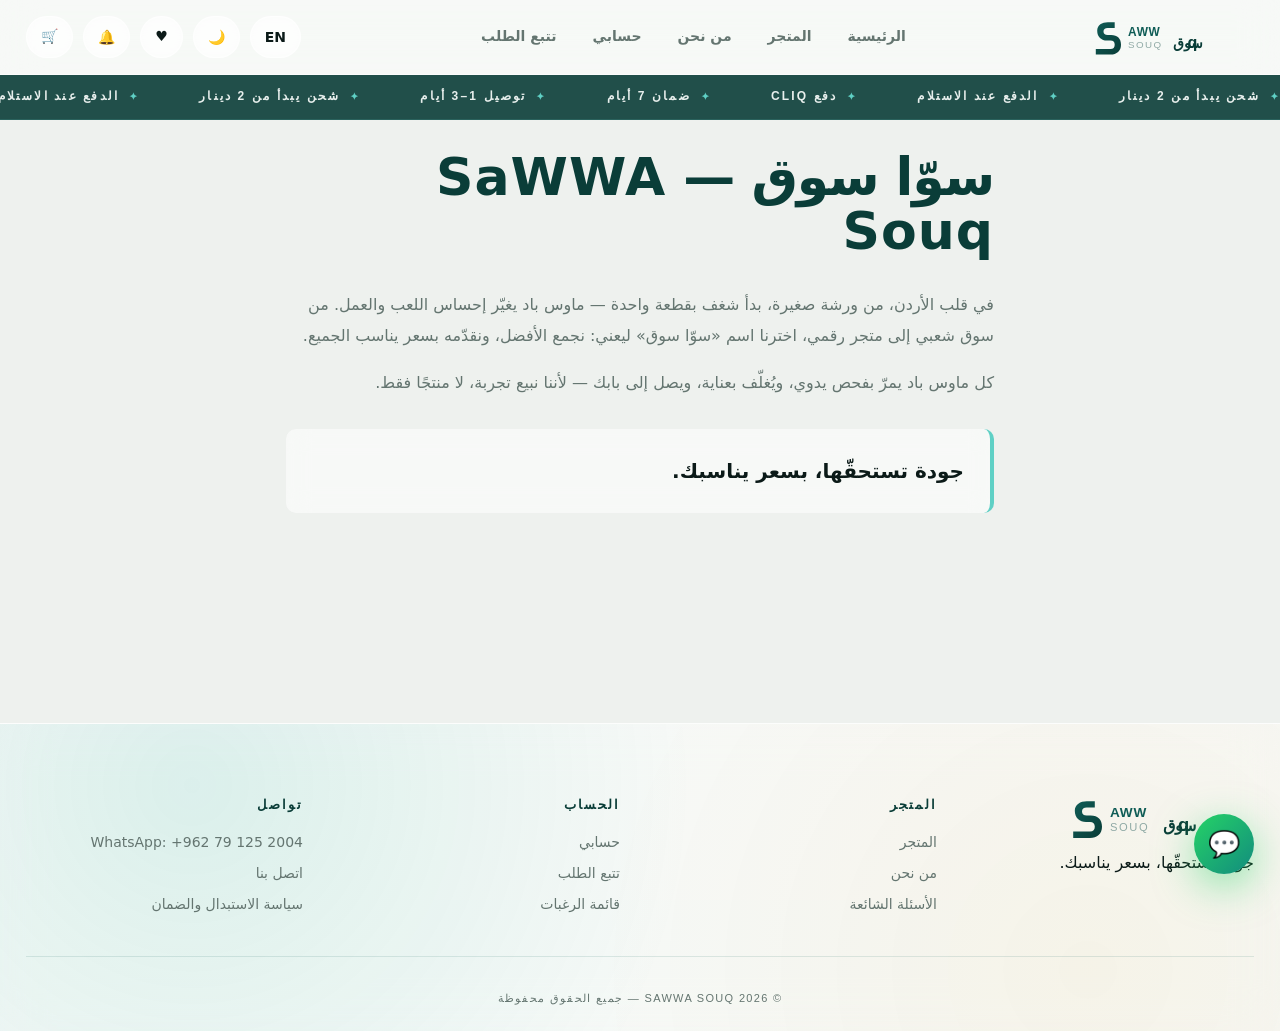
<file: about.html>
<!DOCTYPE html>
<html lang="ar" dir="rtl">
<head>
<meta charset="UTF-8" />
<meta name="viewport" content="width=device-width, initial-scale=1" />
<title>من نحن — SaWWA Souq</title>
<link rel="stylesheet" href="css/style.css" />
<link rel="stylesheet" href="css/rtl.css" />
</head>
<body>
<main class="container narrow prose">
  <h1>سوّا سوق — <span class="font-en">SaWWA Souq</span></h1>
  <p>في قلب الأردن، من ورشة صغيرة، بدأ شغف بقطعة واحدة — ماوس باد يغيّر إحساس اللعب والعمل. من سوق شعبي إلى متجر رقمي، اخترنا اسم «سوّا سوق» ليعني: نجمع الأفضل، ونقدّمه بسعر يناسب الجميع.</p>
  <p>كل ماوس باد يمرّ بفحص يدوي، ويُغلّف بعناية، ويصل إلى بابك — لأننا نبيع تجربة، لا منتجًا فقط.</p>
  <p class="lead">جودة تستحقّها، بسعر يناسبك.</p>
</main>
<script src="js/config.js"></script>
<script src="js/i18n.js"></script>
<script src="js/store.js"></script>
<script src="js/cart.js"></script>
<script src="js/ui.js"></script>
<script>UI.init();</script>
</body>
</html>
</file>
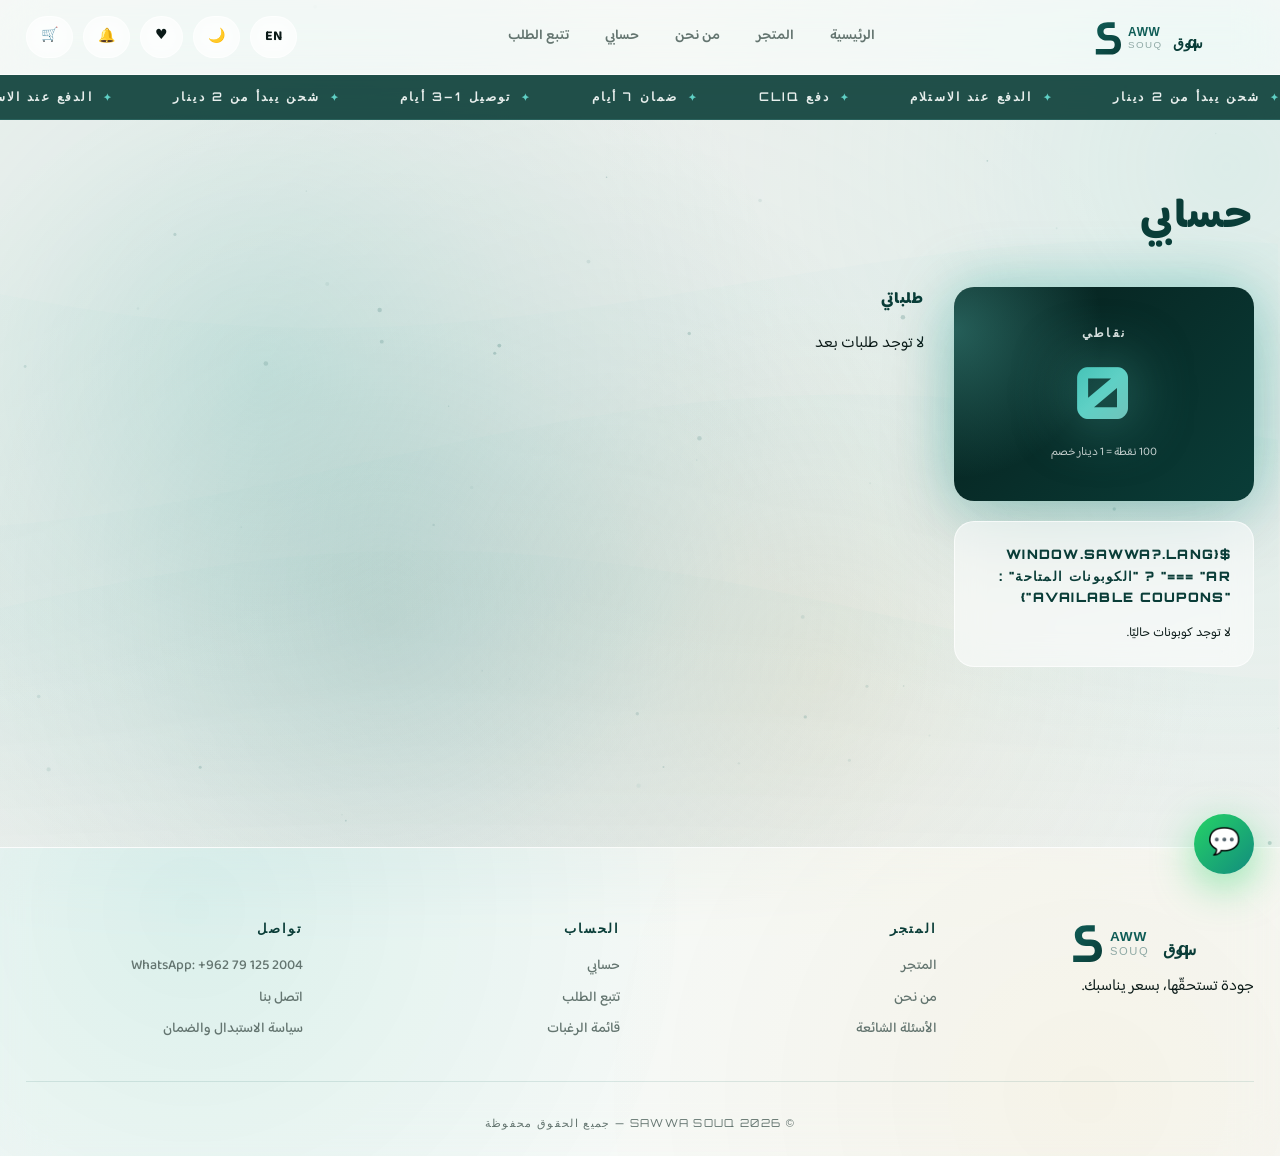
<file: account.html>
<!DOCTYPE html>
<html lang="ar" dir="rtl">
<head>
<meta charset="UTF-8" />
<meta name="viewport" content="width=device-width, initial-scale=1" />
<title>حسابي — SaWWA Souq</title>
<link rel="preconnect" href="https://fonts.googleapis.com" />
<link rel="preconnect" href="https://fonts.gstatic.com" crossorigin />
<link href="https://fonts.googleapis.com/css2?family=Baloo+Bhaijaan+2:wght@400;500;600;700;800&family=Orbitron:wght@400;500;700;900&display=swap" rel="stylesheet" />
<link rel="stylesheet" href="css/identity.css" />
<link rel="stylesheet" href="css/style.css" />
<link rel="stylesheet" href="css/alerts.css" />
<link rel="stylesheet" href="css/rtl.css" />
<link rel="icon" type="image/svg+xml" href="assets/favicon.svg" />
</head>
<body>
<canvas id="aurora"></canvas>
<div id="grain"></div>

<main class="container">
  <h1 class="page-title" data-i18n="account.title"></h1>
  <div class="account-grid">
    <section>
      <div class="points-card">
        <h3 data-i18n="account.points"></h3>
        <div class="points-num" id="pointsNum">0</div>
        <small data-i18n="checkout.pointsHint"></small>
      </div>

      <div style="margin-top:20px;background:var(--glass);backdrop-filter:blur(14px);border:1px solid var(--glass-border);border-radius:var(--r-md);padding:22px">
        <h4 style="font-size:13px;font-weight:900;letter-spacing:.1em;text-transform:uppercase;font-family:Orbitron,sans-serif;color:var(--deep);margin-bottom:14px">
          ${window.SAWWA?.lang === "ar" ? "الكوبونات المتاحة" : "Available coupons"}
        </h4>
        <div id="couponsList"></div>
      </div>
    </section>

    <section>
      <h3 style="font-size:16px;font-weight:900;color:var(--deep);margin-bottom:18px;letter-spacing:.05em" data-i18n="account.orders"></h3>
      <div id="ordersList"></div>
    </section>
  </div>
</main>

<script src="js/config.js"></script>
<script src="js/i18n.js"></script>
<script src="js/wishlist.js"></script>
<script src="js/coupons.js"></script>
<script src="js/store.js"></script>
<script src="js/cart.js"></script>
<script src="js/aurora.js"></script>
<script src="js/notifications.js"></script>
<script src="js/tracking.js"></script>
<script src="js/ui.js"></script>
<script>
UI.init({
  after: () => {
    const lang = window.SAWWA.lang;
    document.getElementById("pointsNum").textContent = Store.points.get();

    // Coupons
    const coup = Coupons.all().filter((c) => c.active && (!c.expires || new Date(c.expires) > Date.now()));
    const cList = document.getElementById("couponsList");
    if (coup.length === 0) {
      cList.innerHTML = `<p class="muted" style="font-size:13px">${lang === "ar" ? "لا توجد كوبونات حاليًا." : "No coupons yet."}</p>`;
    } else {
      cList.innerHTML = coup.slice(0, 5).map((c) => `
        <div style="display:flex;justify-content:space-between;align-items:center;padding:12px 0;border-bottom:1px solid var(--line);font-size:13px">
          <div>
            <strong style="font-family:Orbitron,sans-serif;letter-spacing:.08em">${c.code}</strong><br />
            <small class="muted">${c.type === "percent" ? c.value + "%" : (c.value/100).toFixed(2) + " دينار"} ${lang === "ar" ? "خصم" : "off"}</small>
          </div>
          <button class="btn ghost small copy-coupon" data-code="${c.code}">${lang === "ar" ? "نسخ" : "Copy"}</button>
        </div>`).join("");
      document.querySelectorAll(".copy-coupon").forEach((b) => b.onclick = () => {
        navigator.clipboard?.writeText(b.dataset.code);
        UI.toast(lang === "ar" ? "تم نسخ الكود" : "Code copied", "success", null, 2000);
      });
    }

    // Orders
    const list = Store.orders.all();
    const wrap = document.getElementById("ordersList");
    if (list.length === 0) {
      wrap.innerHTML = `<p class="muted">${lang === "ar" ? "لا توجد طلبات بعد" : "No orders yet"}</p>`;
    } else {
      wrap.innerHTML = list.map((o) => {
        const tl = Tracking.timeline(o, lang);
        const idx = Tracking.statusIndex(o.status);
        const current = tl[idx];
        return `
        <div class="order-row">
          <div>
            <div class="font-en"><strong>${o.id}</strong></div>
            <small>${new Date(o.createdAt).toLocaleString(lang === "ar" ? "ar-JO" : "en-JO")}</small>
          </div>
          <div>${o.items.length} × ${lang === "ar" ? "منتج" : "items"}</div>
          <div class="font-en">${UI.fmt(o.total)}</div>
          <div class="status ${o.status.toLowerCase()}">${current ? current.label : o.status}</div>
        </div>`;
      }).join("");
    }
  }
});
</script>
</body>
</html>
</file>
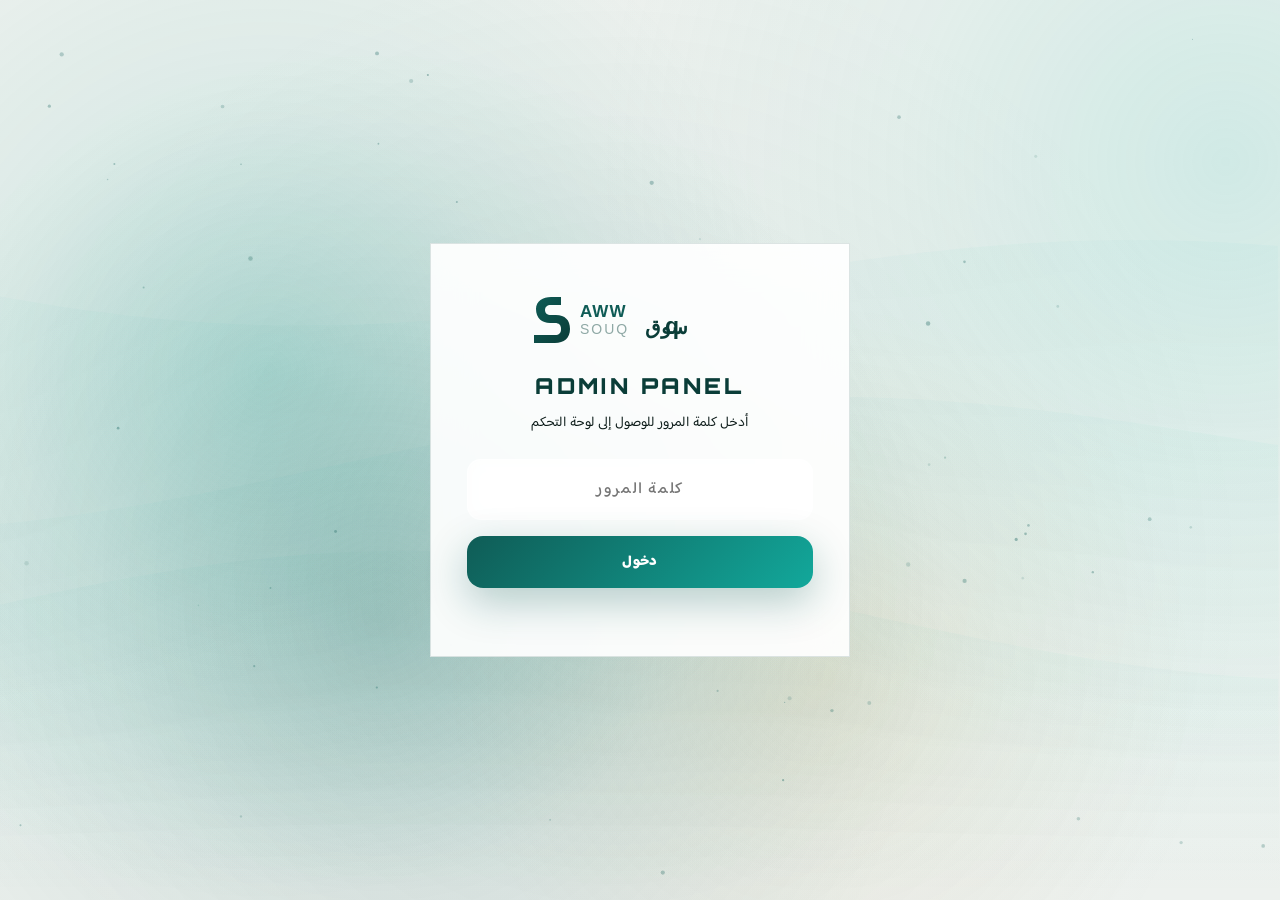
<file: admin.html>
<!DOCTYPE html>
<html lang="ar" dir="rtl">
<head>
<meta charset="UTF-8" />
<meta name="viewport" content="width=device-width, initial-scale=1" />
<title>لوحة التحكم — SaWWA Souq</title>
<link rel="preconnect" href="https://fonts.googleapis.com" />
<link rel="preconnect" href="https://fonts.gstatic.com" crossorigin />
<link href="https://fonts.googleapis.com/css2?family=Baloo+Bhaijaan+2:wght@400;500;600;700;800&family=Orbitron:wght@400;500;700;900&display=swap" rel="stylesheet" />
<link rel="stylesheet" href="css/identity.css" />
<link rel="stylesheet" href="css/style.css" />
<link rel="stylesheet" href="css/alerts.css" />
<link rel="stylesheet" href="css/admin.css" />
<link rel="stylesheet" href="css/rtl.css" />
<link rel="icon" type="image/svg+xml" href="assets/favicon.svg" />
<style>
  .hidden,
  .modal-backdrop.hidden,
  #loginScreen.hidden,
  #adminApp.hidden,
  #productModal.hidden,
  #couponModal.hidden {
    display: none !important;
    visibility: hidden !important;
    opacity: 0 !important;
    pointer-events: none !important;
  }
</style>
</head>
<body class="admin-body">
<canvas id="aurora"></canvas>
<div id="grain"></div>

<div id="loginScreen" class="login-wrap">
  <div class="login-card">
    <img src="assets/logo.svg" alt="SaWWA Souq" style="height:60px;margin:0 auto 20px;display:block" />
    <h1 class="font-en">ADMIN PANEL</h1>
    <p class="muted">أدخل كلمة المرور للوصول إلى لوحة التحكم</p>
    <input type="password" id="pwd" placeholder="كلمة المرور" />
    <button class="btn primary full" id="loginBtn">دخول</button>
    <p id="loginErr" class="error"></p>
  </div>
</div>

<div id="adminApp" class="hidden">
  <aside class="admin-sidebar">
    <div class="sidebar-head">
      <a href="index.html" class="logo" aria-label="SaWWA Souq"><img src="assets/logo.svg" alt="SaWWA Souq" /></a>
      <button class="sidebar-close" id="sidebarClose">×</button>
    </div>
    <nav class="sidebar-nav">
      <button class="side-tab active" data-tab="dash"><span class="icon">📊</span><span>نظرة عامة</span></button>
      <button class="side-tab" data-tab="orders"><span class="icon">🛒</span><span>الطلبات</span><span class="side-badge" id="badge-orders"></span></button>
      <button class="side-tab" data-tab="products"><span class="icon">📦</span><span>المنتجات</span></button>
      <button class="side-tab" data-tab="inventory"><span class="icon">🏷️</span><span>المخزون</span><span class="side-badge warn" id="badge-low"></span></button>
      <button class="side-tab" data-tab="customers"><span class="icon">👥</span><span>العملاء</span></button>
      <button class="side-tab" data-tab="reviews"><span class="icon">⭐</span><span>المراجعات</span><span class="side-badge" id="badge-reviews"></span></button>
      <button class="side-tab" data-tab="messages"><span class="icon">✉️</span><span>الرسائل</span><span class="side-badge" id="badge-messages"></span></button>
      <button class="side-tab" data-tab="coupons"><span class="icon">🎟️</span><span>كوبونات</span></button>
      <button class="side-tab" data-tab="loyalty"><span class="icon">💎</span><span>النقاط</span></button>
      <button class="side-tab" data-tab="analytics"><span class="icon">📈</span><span>التحليلات</span></button>
      <button class="side-tab" data-tab="notifications"><span class="icon">🔔</span><span>الإشعارات</span></button>
      <button class="side-tab" data-tab="announce"><span class="icon">📣</span><span>إعلان الموقع</span></button>
      <button class="side-tab" data-tab="settings"><span class="icon">⚙️</span><span>الإعدادات</span></button>
      <button class="side-tab" data-tab="backup"><span class="icon">💾</span><span>نسخ احتياطي</span></button>
    </nav>
    <div class="sidebar-foot">
      <a href="index.html" class="btn ghost full small">← عرض الموقع</a>
      <button class="btn ghost full small" id="logoutBtn">تسجيل الخروج</button>
    </div>
  </aside>

  <main class="admin-main">
    <header class="admin-topbar">
      <button class="menu-toggle" id="menuToggle">☰</button>
      <h2 class="topbar-title" id="topbarTitle">نظرة عامة</h2>
      <div class="topbar-actions">
        <span class="live-dot"></span>
        <span class="muted" id="currentTime"></span>
      </div>
    </header>

    <div class="admin-content">
      <section class="tab-panel active" id="tab-dash">
        <div class="stats">
          <div class="stat"><div class="stat-ico">🛒</div><span>إجمالي الطلبات</span><strong id="stOrders">0</strong><small class="muted" id="stOrdersToday">+0 اليوم</small></div>
          <div class="stat"><div class="stat-ico">💰</div><span>إجمالي المبيعات</span><strong id="stRevenue">0</strong><small class="muted" id="stRevenueToday">+0 اليوم</small></div>
          <div class="stat"><div class="stat-ico">⏳</div><span>طلبات معلّقة</span><strong id="stPending">0</strong><small class="muted">بانتظار التحقق</small></div>
          <div class="stat"><div class="stat-ico">⚠️</div><span>مخزون منخفض</span><strong id="stLow">0</strong><small class="muted">≤ 10 وحدات</small></div>
        </div>
        <div class="dash-grid">
          <div class="dash-card"><h3>مبيعات آخر 7 أيام</h3><canvas id="chartSales" height="220"></canvas></div>
          <div class="dash-card"><h3>أفضل 5 منتجات</h3><div id="topProducts"></div></div>
        </div>
        <div class="dash-grid">
          <div class="dash-card"><h3>أحدث الطلبات</h3><div id="recentOrders"></div></div>
          <div class="dash-card"><h3>تنبيهات ذكية</h3><div id="smartAlerts"></div></div>
        </div>
      </section>

      <section class="tab-panel" id="tab-orders">
        <div class="panel-toolbar">
          <input type="search" id="orderSearch" placeholder="ابحث..." />
          <select id="orderFilterStatus">
            <option value="">كل الحالات</option>
            <option value="PENDING">PENDING</option>
            <option value="CONFIRMED">CONFIRMED</option>
            <option value="SHIPPED">SHIPPED</option>
            <option value="DELIVERED">DELIVERED</option>
            <option value="CANCELLED">CANCELLED</option>
          </select>
          <select id="orderFilterPay">
            <option value="">كل طرق الدفع</option>
            <option value="COD">COD</option>
            <option value="CLIQ">CLIQ</option>
          </select>
          <button class="btn ghost small" id="exportOrders">تصدير CSV</button>
        </div>
        <div id="ordersTable"></div>
      </section>

      <section class="tab-panel" id="tab-products">
        <div class="panel-toolbar">
          <button class="btn primary small" id="newProductBtn">+ منتج جديد</button>
          <input type="search" id="prodSearch" placeholder="ابحث..." />
          <select id="prodFilterType">
            <option value="">الكل</option>
            <option value="RUBBER">مطاطي</option>
            <option value="GLASS">زجاجي</option>
          </select>
        </div>
        <div id="prodTable"></div>
      </section>

      <section class="tab-panel" id="tab-inventory">
        <div class="panel-toolbar">
          <button class="btn primary small" id="bulkUpdate">تعديل جماعي</button>
          <button class="btn ghost small" id="exportInventory">تصدير CSV</button>
        </div>
        <div id="inventoryTable"></div>
      </section>

      <section class="tab-panel" id="tab-customers">
        <div class="panel-toolbar"><input type="search" id="custSearch" placeholder="ابحث..." /></div>
        <div id="customersTable"></div>
      </section>

      <section class="tab-panel" id="tab-reviews">
        <div class="panel-toolbar">
          <select id="reviewFilter">
            <option value="pending">بانتظار الموافقة</option>
            <option value="approved">منشورة</option>
            <option value="">الكل</option>
          </select>
        </div>
        <div id="reviewsTable"></div>
      </section>

      <section class="tab-panel" id="tab-messages">
        <div class="panel-toolbar">
          <select id="msgFilter">
            <option value="all">الكل</option>
            <option value="unread">غير مقروءة</option>
            <option value="read">مقروءة</option>
          </select>
          <button class="btn ghost small" id="exportMessages">تصدير CSV</button>
        </div>
        <div id="messagesTable"></div>
      </section>

      <section class="tab-panel" id="tab-coupons">
        <div class="panel-toolbar"><button class="btn primary small" id="newCouponBtn">+ كوبون جديد</button></div>
        <div id="couponsTable"></div>
      </section>

      <section class="tab-panel" id="tab-loyalty">
        <div class="dash-grid">
          <div class="dash-card">
            <h3>إعدادات نظام النقاط</h3>
            <label style="display:block;margin-bottom:14px"><span>نقاط لكل دينار</span><input type="number" id="loyEarn" step="0.1" /></label>
            <label style="display:block;margin-bottom:14px"><span>قيمة 100 نقطة (قرش)</span><input type="number" id="loyRedeem" /></label>
            <label style="display:block;margin-bottom:14px"><span>الحد الأدنى</span><input type="number" id="loyMin" /></label>
            <button class="btn primary" id="saveLoyalty">حفظ</button>
          </div>
          <div class="dash-card"><h3>سجل الحركات</h3><div id="loyaltyLedger"></div></div>
        </div>
      </section>

      <section class="tab-panel" id="tab-analytics">
        <div class="dash-grid">
          <div class="dash-card"><h3>متوسط قيمة السلة</h3><div class="big-num" id="anaAvg">0</div></div>
          <div class="dash-card"><h3>معدل التحويل</h3><div class="big-num" id="anaConv">0%</div></div>
        </div>
        <div class="dash-grid">
          <div class="dash-card"><h3>الأكثر مبيعًا</h3><div id="anaTopProducts"></div></div>
          <div class="dash-card"><h3>المدن الأكثر طلبًا</h3><div id="anaCities"></div></div>
        </div>
      </section>

      <section class="tab-panel" id="tab-notifications">
        <div class="dash-card"><h3>إشعارات النظام</h3><div id="sysNotifications"></div></div>
        <div class="dash-card">
          <h3>إرسال إشعار للعملاء</h3>
          <label><span>العنوان</span><input type="text" id="notifTitle" /></label>
          <label><span>النص</span><textarea id="notifBody" rows="3"></textarea></label>
          <button class="btn primary" id="sendNotif">إرسال</button>
        </div>
      </section>

      <section class="tab-panel" id="tab-announce">
        <div class="dash-card">
          <h3>إعلان الموقع العلوي</h3>
          <label><span>النص العربي</span><input type="text" id="annAr" /></label>
          <label><span>النص الإنجليزي</span><input type="text" id="annEn" /></label>
          <label><span>مفعّل؟</span><select id="annEnabled"><option value="1">نعم</option><option value="0">لا</option></select></label>
          <button class="btn primary" id="saveAnnounce">حفظ</button>
        </div>
      </section>

      <section class="tab-panel" id="tab-settings">
        <div class="dash-card">
          <h3>إعدادات المتجر</h3>
          <label><span>اسم (عربي)</span><input type="text" id="setNameAr" /></label>
          <label><span>اسم (إنجليزي)</span><input type="text" id="setNameEn" /></label>
          <label><span>رقم واتساب</span><input type="text" id="setWhatsapp" /></label>
          <label><span>معرّف Cliq</span><input type="text" id="setCliq" /></label>
          <button class="btn primary" id="saveSettings">حفظ</button>
        </div>
        <div class="dash-card">
          <h3>أمان اللوحة</h3>
          <label><span>كلمة مرور جديدة</span><input type="password" id="newPwd" /></label>
          <button class="btn primary" id="savePwd">تحديث</button>
        </div>
      </section>

      <section class="tab-panel" id="tab-backup">
        <div class="dash-card">
          <h3>تصدير البيانات</h3>
          <p class="muted">نسخة JSON كاملة.</p>
          <button class="btn primary" id="exportAll">تحميل نسخة</button>
        </div>
        <div class="dash-card">
          <h3>استيراد البيانات</h3>
          <input type="file" id="importFile" accept=".json" />
          <button class="btn ghost" id="importAll">استيراد</button>
        </div>
        <div class="dash-card">
          <h3>إعادة ضبط</h3>
          <button class="btn ghost" style="color:#C03030;border-color:#C03030" id="factoryReset">إعادة ضبط</button>
        </div>
      </section>
    </div>
  </main>
</div>

<div id="productModal" class="modal-backdrop hidden">
  <div class="modal-card">
    <h3 id="prodModalTitle">منتج جديد</h3>
    <div class="modal-form">
      <label><span>الاسم (عربي)</span><input type="text" id="pm_nameAr" /></label>
      <label><span>الاسم (إنجليزي)</span><input type="text" id="pm_nameEn" /></label>
      <label><span>الوصف (عربي)</span><textarea id="pm_descAr" rows="3"></textarea></label>
      <label><span>الوصف (إنجليزي)</span><textarea id="pm_descEn" rows="3"></textarea></label>
      <label><span>النوع</span><select id="pm_type"><option value="RUBBER">مطاطي</option><option value="GLASS">زجاجي</option></select></label>
      <label><span>السعر (قرش)</span><input type="number" id="pm_price" /></label>
      <label><span>سعر قبل الخصم (قرش)</span><input type="number" id="pm_compare" /></label>
      <label><span>سعر التكلفة (قرش)</span><input type="number" id="pm_cost" /></label>
      <label><span>المخزون</span><input type="number" id="pm_stock" /></label>
      <label><span>الحزمة</span><input type="text" id="pm_pkg" /></label>
      <label>
        <span>صورة المنتج</span>
        <div class="image-uploader" id="pm_drop">
          <div class="iu-preview" id="pm_preview">
            <div class="iu-empty"><div class="iu-icon">📷</div><div class="iu-text">اسحب الصورة هنا</div><div class="iu-hint">JPG · PNG · WebP — 800×800</div></div>
          </div>
          <input type="file" id="pm_file" accept="image/*" hidden />
          <div class="iu-actions">
            <button type="button" class="btn ghost small" id="pm_choose">اختيار صورة</button>
            <button type="button" class="btn ghost small" id="pm_clear" style="display:none">إزالة</button>
          </div>
        </div>
      </label>
    </div>
    <div class="modal-actions">
      <button class="btn primary" id="pm_save">حفظ</button>
      <button class="btn ghost" id="pm_cancel">إلغاء</button>
    </div>
  </div>
</div>

<div id="couponModal" class="modal-backdrop hidden">
  <div class="modal-card">
    <h3>كوبون جديد</h3>
    <div class="modal-form">
      <label><span>الكود</span><input type="text" id="cp_code" placeholder="SAWWA10" /></label>
      <label><span>النوع</span><select id="cp_type"><option value="percent">نسبة %</option><option value="fixed">مبلغ ثابت (قرش)</option></select></label>
      <label><span>القيمة</span><input type="number" id="cp_value" /></label>
      <label><span>حد الاستخدام</span><input type="number" id="cp_maxUses" /></label>
      <label><span>الحد الأدنى للسلة</span><input type="number" id="cp_minCart" /></label>
      <label><span>تاريخ الانتهاء</span><input type="date" id="cp_expires" /></label>
    </div>
    <div class="modal-actions">
      <button class="btn primary" id="cp_save">حفظ</button>
      <button class="btn ghost" id="cp_cancel">إلغاء</button>
    </div>
  </div>
</div>

<script src="js/config.js"></script>
<script src="js/i18n.js"></script>
<script src="js/store.js"></script>
<script src="js/cart.js"></script>
<script src="js/aurora.js"></script>
<script src="js/ui.js"></script>
<script src="js/admin.js"></script>
</body>
</html>
</file>
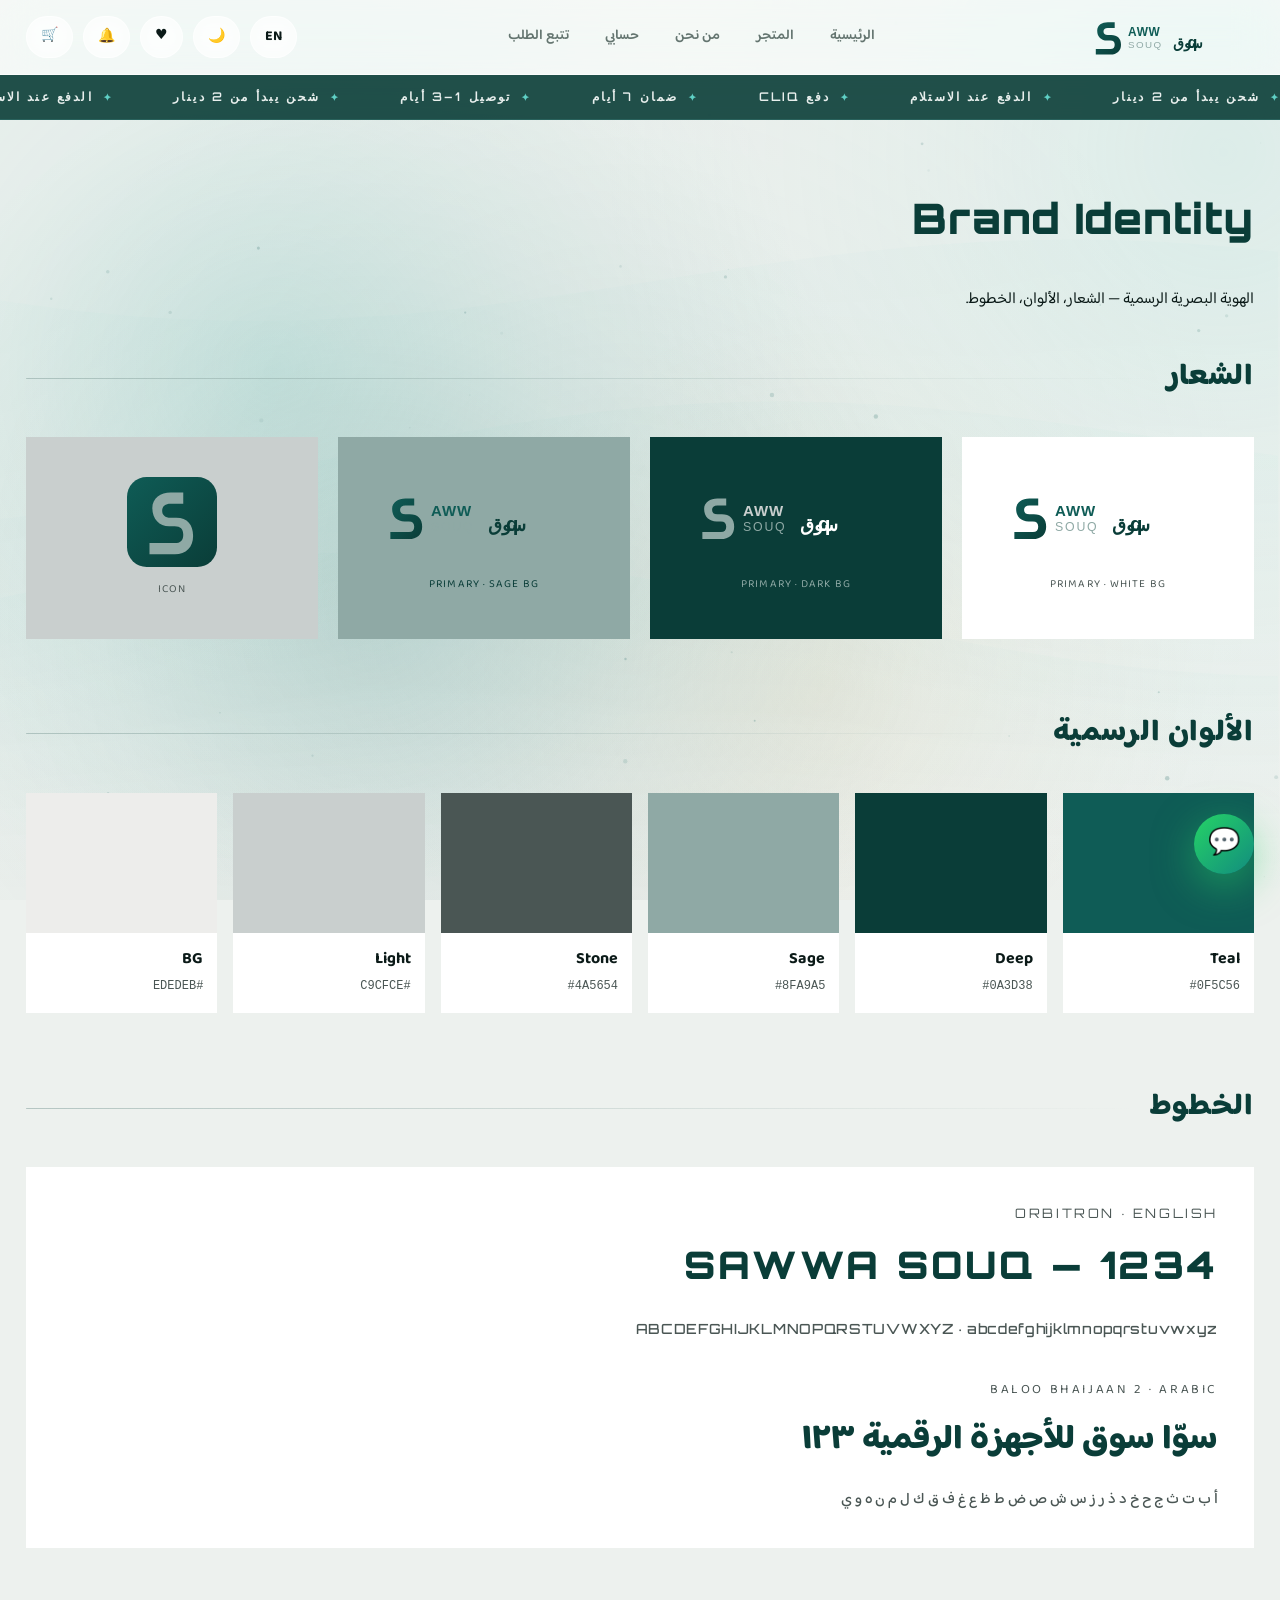
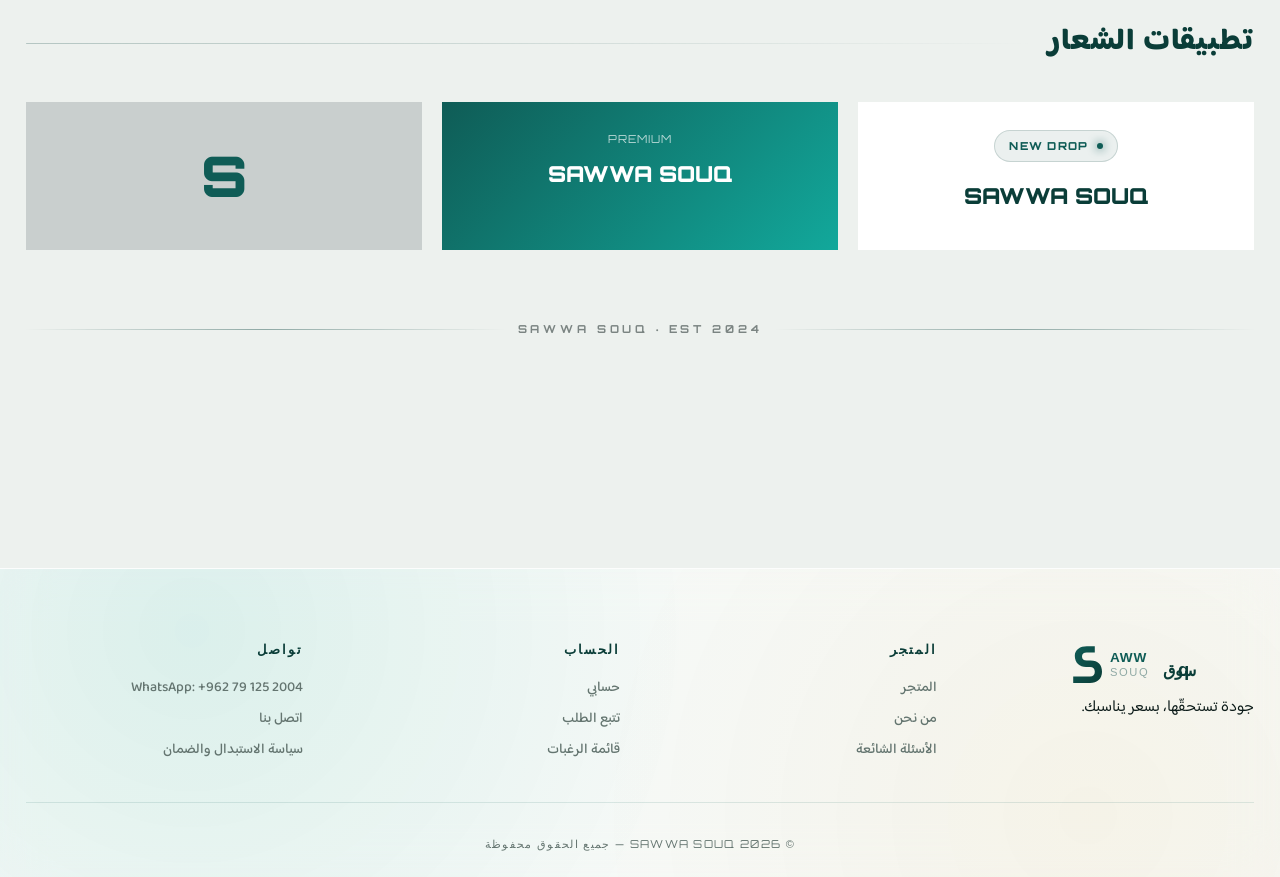
<file: brand.html>
<!DOCTYPE html>
<html lang="ar" dir="rtl">
<head>
<meta charset="UTF-8" />
<meta name="viewport" content="width=device-width, initial-scale=1" />
<title>الهوية البصرية — SaWWA Souq</title>
<link rel="preconnect" href="https://fonts.googleapis.com" />
<link rel="preconnect" href="https://fonts.gstatic.com" crossorigin />
<link href="https://fonts.googleapis.com/css2?family=Baloo+Bhaijaan+2:wght@400;500;600;700;800&family=Orbitron:wght@400;500;700;900&display=swap" rel="stylesheet" />
<link rel="stylesheet" href="css/identity.css" />
<link rel="stylesheet" href="css/style.css" />
<link rel="stylesheet" href="css/alerts.css" />
<link rel="stylesheet" href="css/rtl.css" />
<link rel="icon" type="image/svg+xml" href="assets/favicon.svg" />
</head>
<body>
<canvas id="aurora"></canvas>
<div id="grain"></div>

<main class="container">
  <h1 class="page-title font-en">Brand Identity</h1>
  <p class="muted" style="margin-bottom:40px">الهوية البصرية الرسمية — الشعار، الألوان، الخطوط.</p>

  <section style="margin-bottom:70px">
    <h2 class="section-title">الشعار</h2>
    <div style="display:grid;grid-template-columns:repeat(auto-fit,minmax(240px,1fr));gap:20px;">
      <div style="padding:40px;border-radius:var(--radius);background:#fff;display:grid;place-items:center;box-shadow:var(--shadow-sm)">
        <img src="assets/logo.svg" alt="" style="height:70px" />
        <span style="font-size:11px;color:var(--stone);margin-top:14px;letter-spacing:.1em">PRIMARY · WHITE BG</span>
      </div>
      <div style="padding:40px;border-radius:var(--radius);background:var(--brand-deep);display:grid;place-items:center;box-shadow:var(--shadow-sm)">
        <img src="assets/logo-white.svg" alt="" style="height:70px" />
        <span style="font-size:11px;color:var(--brand-sage);margin-top:14px;letter-spacing:.1em">PRIMARY · DARK BG</span>
      </div>
      <div style="padding:40px;border-radius:var(--radius);background:var(--brand-sage);display:grid;place-items:center;box-shadow:var(--shadow-sm)">
        <img src="assets/logo.svg" alt="" style="height:70px" />
        <span style="font-size:11px;color:var(--brand-deep);margin-top:14px;letter-spacing:.1em">PRIMARY · SAGE BG</span>
      </div>
      <div style="padding:40px;border-radius:var(--radius);background:var(--brand-light);display:grid;place-items:center;box-shadow:var(--shadow-sm)">
        <img src="assets/favicon.svg" alt="" style="height:90px" />
        <span style="font-size:11px;color:var(--brand-stone);margin-top:14px;letter-spacing:.1em">ICON</span>
      </div>
    </div>
  </section>

  <section style="margin-bottom:70px">
    <h2 class="section-title">الألوان الرسمية</h2>
    <div style="display:grid;grid-template-columns:repeat(auto-fit,minmax(160px,1fr));gap:16px;">
      <div style="border-radius:var(--radius);overflow:hidden;box-shadow:var(--shadow-sm)">
        <div style="height:140px;background:#0F5C56"></div>
        <div style="padding:14px;background:var(--white)">
          <strong>Teal</strong><br /><code style="font-size:12px;color:var(--stone)">#0F5C56</code>
        </div>
      </div>
      <div style="border-radius:var(--radius);overflow:hidden;box-shadow:var(--shadow-sm)">
        <div style="height:140px;background:#0A3D38"></div>
        <div style="padding:14px;background:var(--white)">
          <strong>Deep</strong><br /><code style="font-size:12px;color:var(--stone)">#0A3D38</code>
        </div>
      </div>
      <div style="border-radius:var(--radius);overflow:hidden;box-shadow:var(--shadow-sm)">
        <div style="height:140px;background:#8FA9A5"></div>
        <div style="padding:14px;background:var(--white)">
          <strong>Sage</strong><br /><code style="font-size:12px;color:var(--stone)">#8FA9A5</code>
        </div>
      </div>
      <div style="border-radius:var(--radius);overflow:hidden;box-shadow:var(--shadow-sm)">
        <div style="height:140px;background:#4A5654"></div>
        <div style="padding:14px;background:var(--white)">
          <strong>Stone</strong><br /><code style="font-size:12px;color:var(--stone)">#4A5654</code>
        </div>
      </div>
      <div style="border-radius:var(--radius);overflow:hidden;box-shadow:var(--shadow-sm)">
        <div style="height:140px;background:#C9CFCE"></div>
        <div style="padding:14px;background:var(--white)">
          <strong>Light</strong><br /><code style="font-size:12px;color:var(--stone)">#C9CFCE</code>
        </div>
      </div>
      <div style="border-radius:var(--radius);overflow:hidden;box-shadow:var(--shadow-sm)">
        <div style="height:140px;background:#EDEDEB"></div>
        <div style="padding:14px;background:var(--white)">
          <strong>BG</strong><br /><code style="font-size:12px;color:var(--stone)">#EDEDEB</code>
        </div>
      </div>
    </div>
  </section>

  <section style="margin-bottom:70px">
    <h2 class="section-title">الخطوط</h2>
    <div style="background:var(--white);border-radius:var(--radius);padding:36px;box-shadow:var(--shadow-sm)">
      <div style="font-family:var(--font-en);font-size:13px;color:var(--stone);letter-spacing:.2em;margin-bottom:10px">ORBITRON · ENGLISH</div>
      <div style="font-family:var(--font-en);font-size:38px;font-weight:900;letter-spacing:.08em;color:var(--brand-deep);margin-bottom:20px">
        SAWWA SOUQ — 1234
      </div>
      <div style="font-family:var(--font-en);font-size:14px;font-weight:500;letter-spacing:.05em;color:var(--brand-stone)">
        ABCDEFGHIJKLMNOPQRSTUVWXYZ · abcdefghijklmnopqrstuvwxyz
      </div>

      <div style="font-family:var(--font-ar);font-size:13px;color:var(--stone);letter-spacing:.2em;margin:40px 0 10px">BALOO BHAIJAAN 2 · ARABIC</div>
      <div style="font-size:34px;font-weight:800;color:var(--brand-deep);margin-bottom:20px;font-family:var(--font-ar)">
        سوّا سوق للأجهزة الرقمية ١٢٣
      </div>
      <div style="font-size:15px;font-weight:500;color:var(--brand-stone);font-family:var(--font-ar)">
        أ ب ت ث ج ح خ د ذ ر ز س ش ص ض ط ظ ع غ ف ق ك ل م ن ه و ي
      </div>
    </div>
  </section>

  <section style="margin-bottom:70px">
    <h2 class="section-title">تطبيقات الشعار</h2>
    <div style="display:grid;grid-template-columns:repeat(auto-fit,minmax(220px,1fr));gap:20px">
      <div style="padding:28px;border-radius:var(--radius);background:var(--white);text-align:center;box-shadow:var(--shadow-sm)">
        <div class="brand-chip" style="margin-bottom:16px">NEW DROP</div>
        <div style="font-family:var(--font-en);font-weight:900;font-size:22px;color:var(--brand-deep)">SAWWA SOUQ</div>
      </div>
      <div style="padding:28px;border-radius:var(--radius);background:var(--grad-teal);color:#fff;text-align:center">
        <div style="font-family:var(--font-en);letter-spacing:.1em;font-size:11px;opacity:.7;margin-bottom:8px">PREMIUM</div>
        <div style="font-family:var(--font-en);font-weight:900;font-size:22px">SAWWA SOUQ</div>
      </div>
      <div style="padding:28px;border-radius:var(--radius);background:var(--brand-light);text-align:center;position:relative;overflow:hidden">
        <span style="font-family:var(--font-en);font-weight:900;font-size:56px;color:var(--brand-teal)">S</span>
      </div>
    </div>
  </section>

  <div class="brand-divider"><span>SAWWA SOUQ · EST 2024</span></div>
</main>

<script src="js/config.js"></script>
<script src="js/i18n.js"></script>
<script src="js/store.js"></script>
<script src="js/cart.js"></script>
<script src="js/aurora.js"></script>
<script src="js/ui.js"></script>
<script>UI.init();</script>
</body>
</html>
</file>
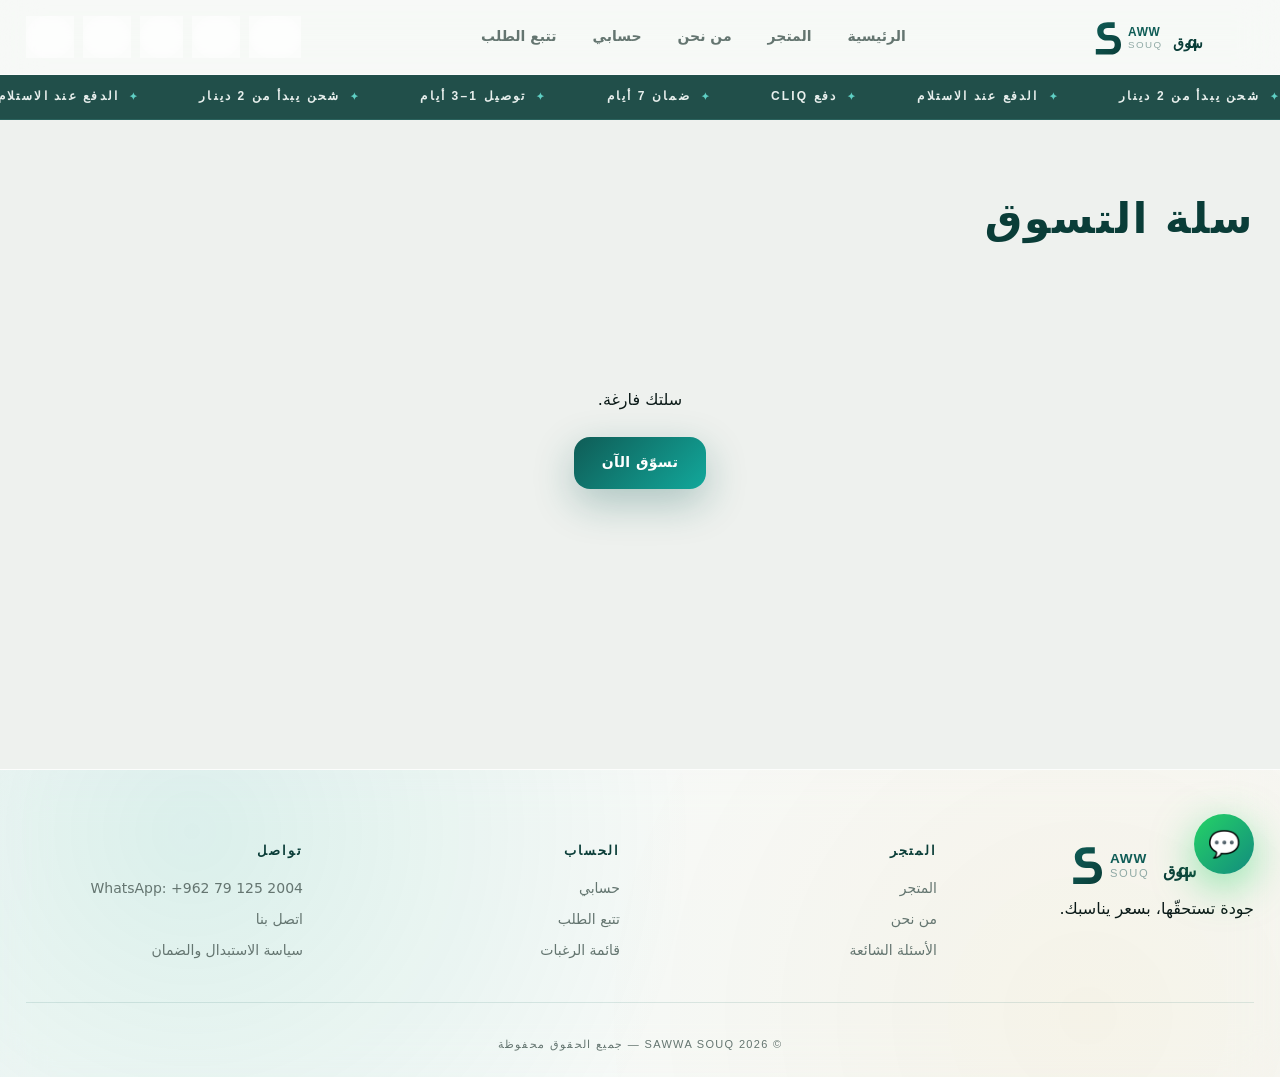
<file: cart.html>
<!DOCTYPE html>
<html lang="ar" dir="rtl">
<head>
<meta charset="UTF-8" />
<meta name="viewport" content="width=device-width, initial-scale=1" />
<title>السلة — SaWWA Souq</title>
<link rel="stylesheet" href="css/style.css" />
<link rel="stylesheet" href="css/alerts.css" />
<link rel="stylesheet" href="css/rtl.css" />
</head>
<body>
<main class="container">
  <h1 class="page-title" data-i18n="cart.title"></h1>
  <div id="cartWrap"></div>
</main>

<script src="js/config.js"></script>
<script src="js/i18n.js"></script>
<script src="js/store.js"></script>
<script src="js/cart.js"></script>
<script src="js/ui.js"></script>
<script>
UI.init({
  after: () => {
    const wrap = document.getElementById("cartWrap");
    const render = () => {
      const lang = window.SAWWA.lang;
      const items = Cart.get();
      if (items.length === 0) {
        wrap.innerHTML = `
          <div class="empty-cart">
            <p class="muted">${lang === 'ar' ? 'سلتك فارغة.' : 'Your cart is empty.'}</p>
            <a href="shop.html" class="btn primary">${lang === 'ar' ? 'تسوّق الآن' : 'Shop now'}</a>
          </div>`;
        return;
      }
      const sub = Cart.subtotal();
      const shipping = window.SAWWA.shipping * 100;
      const total = sub + shipping;
      wrap.innerHTML = `
        <div class="cart-list">
          ${items.map((it) => `
            <div class="cart-item" data-id="${it.id}">
              <div class="ci-img" style="background:var(--grad-1)"></div>
              <div class="ci-info">
                <h3>${lang === 'ar' ? it.nameAr : it.nameEn}</h3>
                <div class="price">${UI.fmt(it.price)}</div>
              </div>
              <div class="ci-qty">
                <button data-act="dec">−</button>
                <input type="number" min="1" value="${it.qty}" data-act="set" />
                <button data-act="inc">+</button>
              </div>
              <div class="ci-total price">${UI.fmt(it.price * it.qty)}</div>
              <button class="link danger" data-act="rm">${lang === 'ar' ? 'إزالة' : 'Remove'}</button>
            </div>`).join("")}
        </div>
        <div class="cart-summary reveal">
          <div class="row"><span>${lang === 'ar' ? 'المجموع' : 'Subtotal'}</span><span>${UI.fmt(sub)}</span></div>
          <div class="row"><span>${lang === 'ar' ? 'الشحن' : 'Shipping'}</span><span>${UI.fmt(shipping)}</span></div>
          <div class="row total"><span>${lang === 'ar' ? 'الإجمالي' : 'Total'}</span><span>${UI.fmt(total)}</span></div>
          <a href="checkout.html" class="btn primary full" style="margin-top:16px">${lang === 'ar' ? 'إتمام الشراء' : 'Checkout'}</a>
        </div>`;
      setTimeout(() => wrap.querySelectorAll(".reveal").forEach(el => el.classList.add("in")), 30);
      wrap.querySelectorAll("[data-act]").forEach((el) => {
        el.onclick = () => {
          const id = el.closest(".cart-item").dataset.id;
          const it = Cart.get().find((x) => x.id === id);
          if (!it) return;
          if (el.dataset.act === "inc") Cart.setQty(id, it.qty + 1);
          else if (el.dataset.act === "dec") Cart.setQty(id, it.qty - 1);
          else if (el.dataset.act === "rm") {
            Cart.remove(id);
            UI.toast(
              lang === "ar" ? `أُزيل "${it.nameAr}"` : `"${it.nameEn}" removed`,
              "info", null, 2000
            );
          }
          else if (el.dataset.act === "set") Cart.setQty(id, parseInt(el.value, 10) || 1);
          render();
        };
      });
    };
    render();
  }
});
</script>
</body>
</html>
</file>
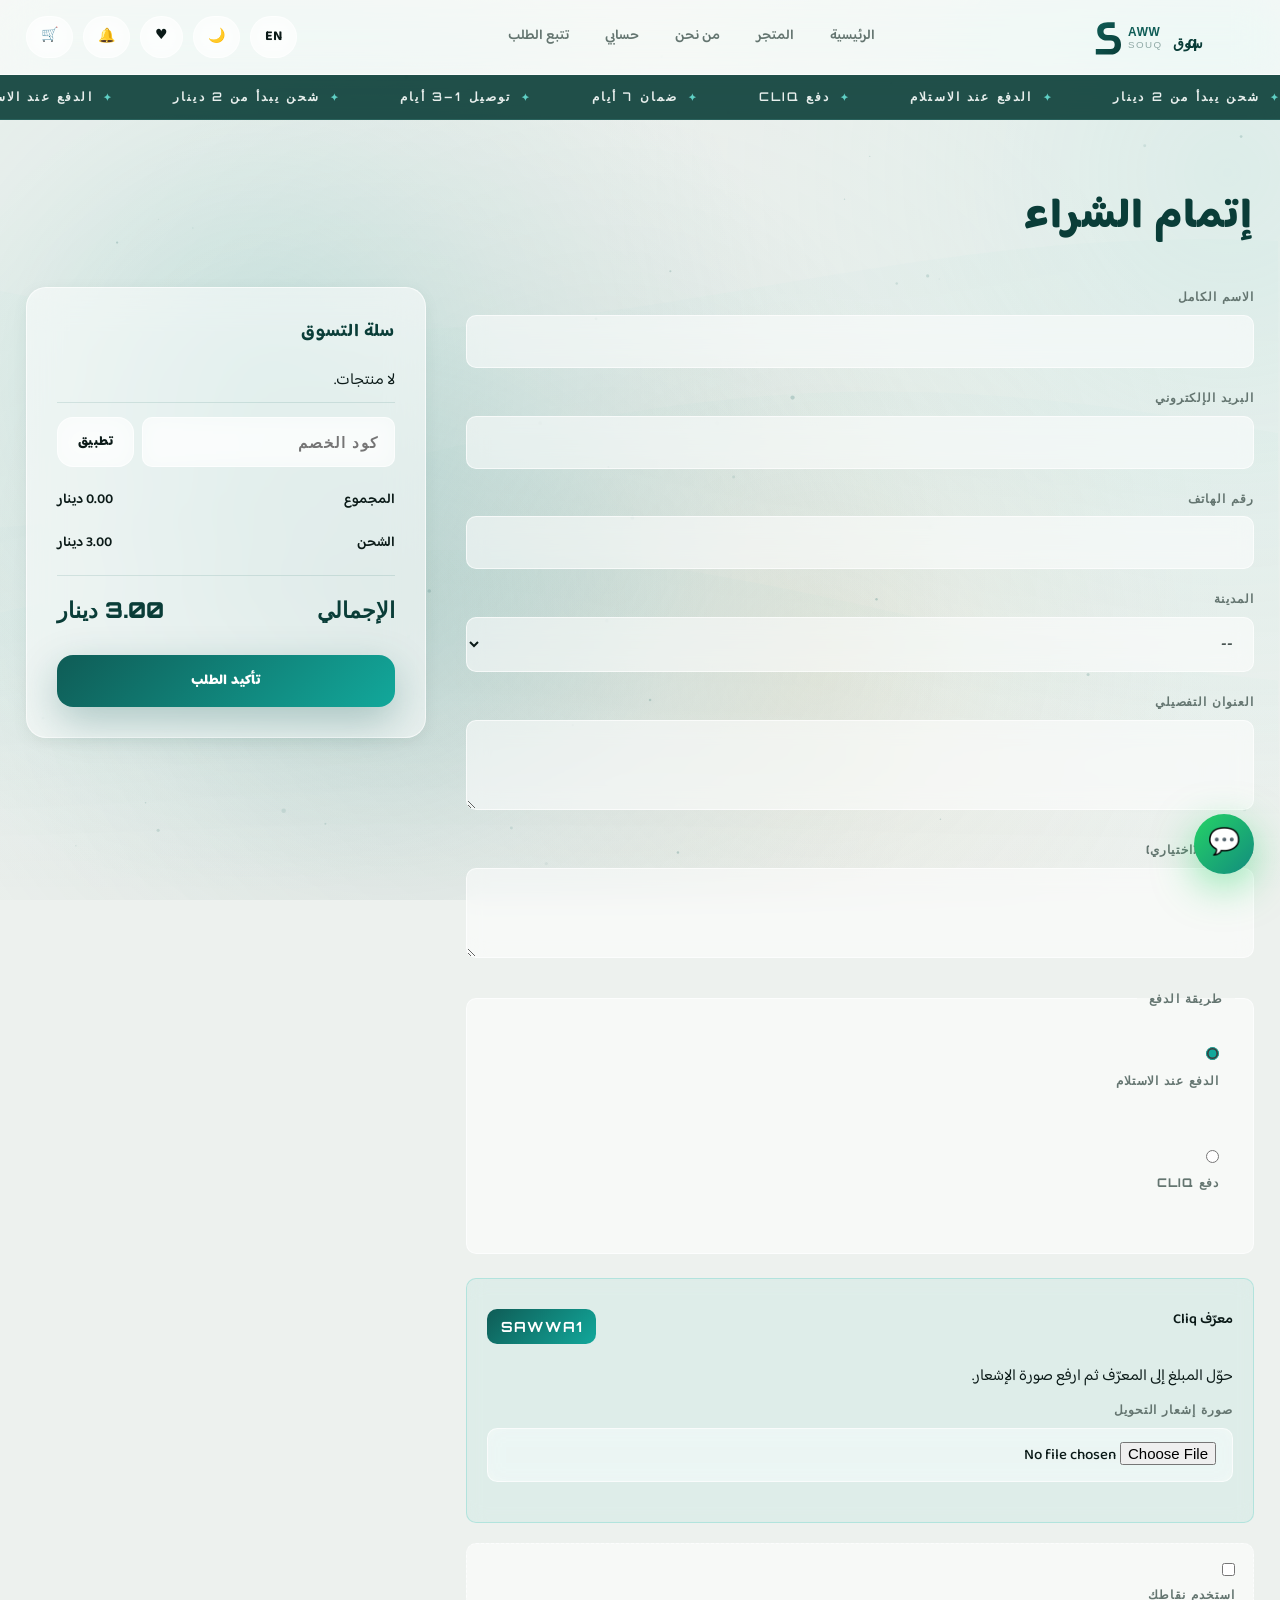
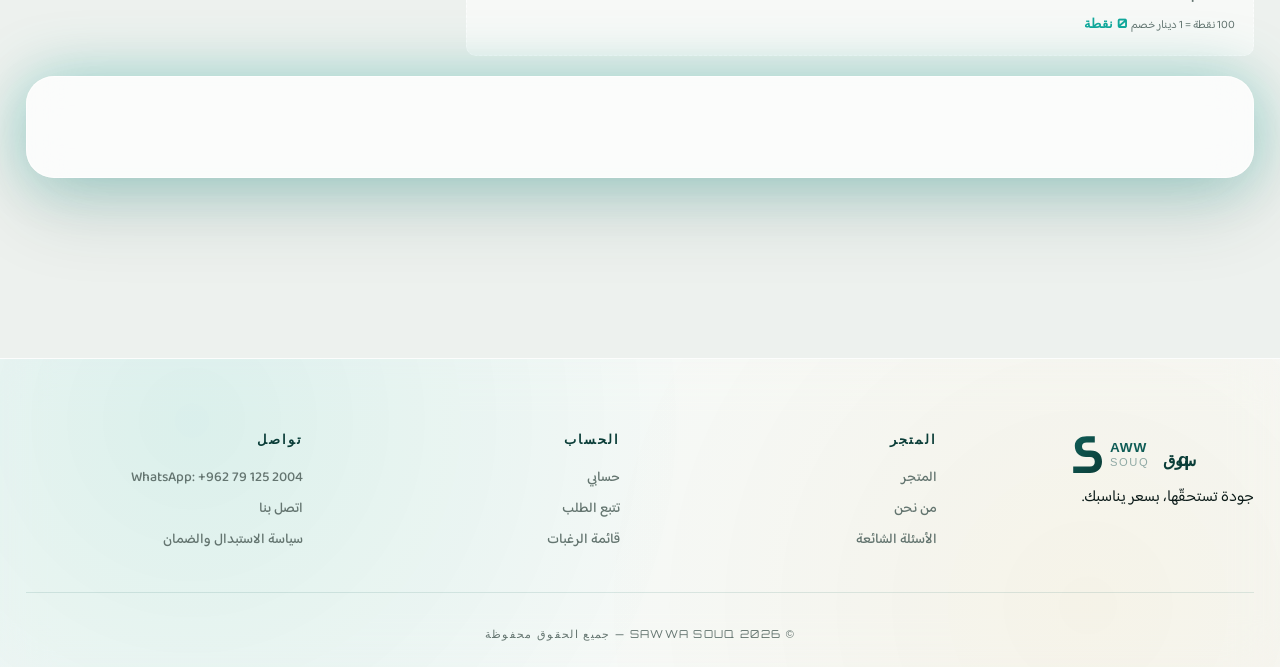
<file: checkout.html>
<!DOCTYPE html>
<html lang="ar" dir="rtl">
<head>
<meta charset="UTF-8" />
<meta name="viewport" content="width=device-width, initial-scale=1" />
<title>الدفع — SaWWA Souq</title>
<link rel="preconnect" href="https://fonts.googleapis.com" />
<link rel="preconnect" href="https://fonts.gstatic.com" crossorigin />
<link href="https://fonts.googleapis.com/css2?family=Baloo+Bhaijaan+2:wght@400;500;600;700;800&family=Orbitron:wght@400;500;700;900&display=swap" rel="stylesheet" />
<link rel="stylesheet" href="css/identity.css" />
<link rel="stylesheet" href="css/style.css" />
<link rel="stylesheet" href="css/alerts.css" />
<link rel="stylesheet" href="css/rtl.css" />
<link rel="icon" type="image/svg+xml" href="assets/favicon.svg" />
</head>
<body>
<canvas id="aurora"></canvas>
<div id="grain"></div>

<main class="container">
  <h1 class="page-title" data-i18n="checkout.title"></h1>
  <form id="checkoutForm" class="checkout-grid">
    <section class="form-col reveal">
      <label><span data-i18n="checkout.name"></span><input name="name" required minlength="2" /></label>
      <label><span data-i18n="checkout.email"></span><input name="email" type="email" required /></label>
      <label><span data-i18n="checkout.phone"></span><input name="phone" required minlength="7" /></label>
      <label><span data-i18n="checkout.city"></span>
        <select name="city" id="citySelect" required></select>
      </label>
      <label><span data-i18n="checkout.address"></span><textarea name="address" required minlength="5"></textarea></label>
      <label><span data-i18n="checkout.notes"></span><textarea name="notes"></textarea></label>

      <fieldset class="pay">
        <legend data-i18n="checkout.payment"></legend>
        <label class="radio"><input type="radio" name="pay" value="COD" checked /><span data-i18n="checkout.cod"></span></label>
        <label class="radio"><input type="radio" name="pay" value="CLIQ" /><span data-i18n="checkout.cliq"></span></label>
      </fieldset>

      <div id="cliqBox" class="cliq-box hidden">
        <div class="row"><span data-i18n="checkout.cliqId"></span><code id="cliqCode" class="font-en"></code></div>
        <p data-i18n="checkout.cliqInstructions" style="margin:10px 0"></p>
        <label><span data-i18n="checkout.proof"></span>
          <input type="file" name="proof" accept="image/*" />
        </label>
      </div>

      <label class="points-box">
        <input type="checkbox" id="usePoints" />
        <span data-i18n="checkout.points"></span>
        <small data-i18n="checkout.pointsHint"></small>
        <em id="pointsBalance"></em>
      </label>
    </section>

    <aside class="summary-col reveal">
      <h3 data-i18n="cart.title"></h3>
      <div id="summaryItems"></div>

      <div class="coupon-row">
        <input type="text" id="couponInput" placeholder="كود الخصم" />
        <button type="button" class="btn ghost" id="couponApply">تطبيق</button>
      </div>
      <div id="couponStatus"></div>

      <div class="row"><span data-i18n="cart.subtotal"></span><span id="sumSub"></span></div>
      <div class="row" id="discountRow" style="display:none"><span data-i18n="checkout.points"></span><span id="sumDisc"></span></div>
      <div class="row" id="couponRow" style="display:none"><span>كود الخصم</span><span id="sumCoupon"></span></div>
      <div class="row"><span data-i18n="cart.shipping"></span><span id="sumShip"></span></div>
      <div class="row total"><span data-i18n="cart.total"></span><span id="sumTotal"></span></div>
      <button class="btn primary full" data-i18n="checkout.placeOrder" type="submit" style="margin-top:16px"></button>
    </aside>
  </form>

  <div id="successBox" class="success-box hidden"></div>
</main>

<script src="js/config.js"></script>
<script src="js/i18n.js"></script>
<script src="js/wishlist.js"></script>
<script src="js/shipping.js"></script>
<script src="js/coupons.js"></script>
<script src="js/store.js"></script>
<script src="js/cart.js"></script>
<script src="js/aurora.js"></script>
<script src="js/notifications.js"></script>
<script src="js/ui.js"></script>
<script>
UI.init({
  after: () => {
    const lang = window.SAWWA.lang;
    document.getElementById("cliqCode").textContent = window.SAWWA.cliqId;

    const citySel = document.getElementById("citySelect");
    citySel.innerHTML = `<option value="">--</option>` + Shipping.list().map((c) => `<option>${c}</option>`).join("");

    let appliedCoupon = null;

    const sum = () => {
      const sub = Cart.subtotal();
      const city = citySel.value;
      const ship = city ? Shipping.getFee(city) : (window.SAWWA.shipping * 100);
      const pts = Store.points.get();
      const use = document.getElementById("usePoints").checked && pts >= window.SAWWA.loyalty.minRedeem;
      const discPts = use ? Math.min(Math.floor(pts / 100) * 100, sub) : 0;
      const discCoupon = appliedCoupon ? Coupons.discountFor(appliedCoupon, sub - discPts) : 0;
      const total = Math.max(0, sub + ship - discPts - discCoupon);

      document.getElementById("sumSub").textContent = UI.fmt(sub);
      document.getElementById("sumShip").textContent = UI.fmt(ship);
      document.getElementById("sumTotal").textContent = UI.fmt(total);

      const dRow = document.getElementById("discountRow");
      if (discPts > 0) { dRow.style.display = "flex"; document.getElementById("sumDisc").textContent = "- " + UI.fmt(discPts); }
      else dRow.style.display = "none";

      const cRow = document.getElementById("couponRow");
      if (discCoupon > 0) { cRow.style.display = "flex"; document.getElementById("sumCoupon").textContent = "- " + UI.fmt(discCoupon); }
      else cRow.style.display = "none";

      document.getElementById("pointsBalance").textContent = `${pts} ${lang === "ar" ? "نقطة" : "pts"}`;
      return { sub, ship, discPts, discCoupon, total };
    };

    const renderItems = () => {
      const items = Cart.get();
      document.getElementById("summaryItems").innerHTML = items.length === 0
        ? `<p class="muted">${lang === "ar" ? "لا منتجات." : "No items."}</p>`
        : items.map((it) => `
          <div class="row small"><span>${lang === "ar" ? it.nameAr : it.nameEn} × ${it.qty}</span><span>${UI.fmt(it.price * it.qty)}</span></div>
        `).join("");
    };

    document.querySelectorAll("input[name=pay]").forEach((r) => r.onchange = () => {
      document.getElementById("cliqBox").classList.toggle("hidden", !(r.value === "CLIQ" && r.checked));
    });
    document.getElementById("usePoints").onchange = sum;
    citySel.onchange = sum;

    // Coupon apply
    document.getElementById("couponApply").onclick = () => {
      const code = document.getElementById("couponInput").value.trim();
      const status = document.getElementById("couponStatus");
      if (!code) { status.innerHTML = ""; appliedCoupon = null; Coupons.clear(); sum(); return; }
      const res = Coupons.apply(code, Cart.subtotal());
      if (!res.ok) {
        const reasons = {
          not_found: lang === "ar" ? "الكود غير موجود" : "Code not found",
          inactive: lang === "ar" ? "الكود غير مفعّل" : "Code inactive",
          expired: lang === "ar" ? "انتهت صلاحية الكود" : "Code expired",
          max_uses: lang === "ar" ? "انتهى استخدام الكود" : "Code max uses reached",
          min_cart: lang === "ar" ? "الحد الأدنى للسلة لم يتحقق" : "Minimum cart not met"
        };
        status.innerHTML = `<div class="coupon-error">${reasons[res.reason] || "خطأ"}</div>`;
        appliedCoupon = null;
        sum();
        return;
      }
      appliedCoupon = res.coupon;
      status.innerHTML = `
        <div class="coupon-applied">
          <span>✓</span>
          <span>${res.coupon.code} ${lang === "ar" ? "مُطبَّق" : "applied"}</span>
          <button type="button" id="couponRemove">×</button>
        </div>`;
      document.getElementById("couponRemove").onclick = () => {
        appliedCoupon = null;
        Coupons.clear();
        status.innerHTML = "";
        document.getElementById("couponInput").value = "";
        sum();
      };
      sum();
    };

    renderItems();
    sum();

    document.getElementById("checkoutForm").onsubmit = async (e) => {
      e.preventDefault();
      const fd = new FormData(e.target);
      const pay = fd.get("pay");
      const city = fd.get("city");

      if (Cart.get().length === 0) { UI.toast(lang === "ar" ? "سلتك فارغة" : "Cart is empty", "warn"); return; }
      if (!city) { UI.toast(lang === "ar" ? "اختر المحافظة" : "Choose governorate", "warn"); return; }
      if (pay === "CLIQ" && !fd.get("proof")?.name) { UI.toast(lang === "ar" ? "ارفع صورة الإشعار" : "Upload receipt", "warn"); return; }

      const ok = await UI.confirm(
        lang === "ar" ? "تأكيد الطلب" : "Confirm order",
        lang === "ar" ? "سيتم إرسال طلبك الآن." : "Your order will be placed now.",
        { icon: "✓", okLabel: lang === "ar" ? "تأكيد" : "Confirm" }
      );
      if (!ok) return;

      const t = sum();
      const earned = Math.floor((t.total / 100) * window.SAWWA.loyalty.earnPerJOD);
      const usedPts = document.getElementById("usePoints").checked && Store.points.get() >= window.SAWWA.loyalty.minRedeem
        ? Math.min(Store.points.get(), Math.floor(Store.points.get() / 100) * 100)
        : 0;
      const id = "SW-" + Date.now().toString(36).toUpperCase();

      const order = {
        id, createdAt: Date.now(),
        name: fd.get("name"), email: fd.get("email"), phone: fd.get("phone"),
        city: fd.get("city"), address: fd.get("address"), notes: fd.get("notes"),
        items: Cart.get(),
        subtotal: t.sub, shipping: t.ship, discount: t.discPts + t.discCoupon, total: t.total,
        couponCode: appliedCoupon ? appliedCoupon.code : null,
        paymentMethod: pay,
        paymentStatus: pay === "CLIQ" ? "AWAITING_VERIFICATION" : "PENDING",
        status: "PENDING",
        pointsEarned: earned, pointsUsed: usedPts
      };

      Store.orders.create(order);
      order.items.forEach((it) => Store.products.decrementStock(it.id, it.qty));
      if (usedPts > 0) Store.points.subtract(usedPts);
      if (pay === "COD") Store.points.add(earned);
      if (appliedCoupon) Coupons.incrementUse();

      if (window.Notifications) {
        Notifications.add(
          lang === "ar" ? `طلب جديد ${id}` : `New order ${id}`,
          lang === "ar" ? "شكرًا لطلبك! سنتواصل معك لتأكيد التفاصيل." : "Thanks! We'll contact you to confirm."
        );
      }

      Cart.clear();
      Coupons.clear();

      UI.toast(
        lang === "ar" ? `تم استلام طلبك ${id}` : `Order ${id} received!`,
        "success", null, 5000
      );

      const waMsg = encodeURIComponent(
        `طلب جديد ${id}\nالاسم: ${order.name}\nالهاتف: ${order.phone}\nالمدينة: ${order.city}\nالطريقة: ${pay}\nالمجموع: ${(order.total / 100).toFixed(2)} دينار`
      );
      const box = document.getElementById("successBox");
      box.classList.remove("hidden");
      box.innerHTML = `
        <h2>${lang === 'ar' ? '✓ تم استلام طلبك!' : '✓ Order received!'}</h2>
        <p>${lang === 'ar' ? 'رقم الطلب' : 'Order ID'}: <strong class="font-en">${id}</strong></p>
        <a class="btn primary" href="track.html">${lang === 'ar' ? 'تتبع الطلب' : 'Track order'}</a>
        <a class="btn" href="https://wa.me/${window.SAWWA.whatsapp}?text=${waMsg}" target="_blank" rel="noopener">
          ${lang === 'ar' ? 'تواصل عبر واتساب' : 'Contact on WhatsApp'}
        </a>
        <a class="btn ghost" href="shop.html">${lang === 'ar' ? 'متابعة التسوق' : 'Continue shopping'}</a>`;
      e.target.style.display = "none";
      window.scrollTo({ top: 0, behavior: "smooth" });
    };
  }
});
</script>
</body>
</html>
</file>
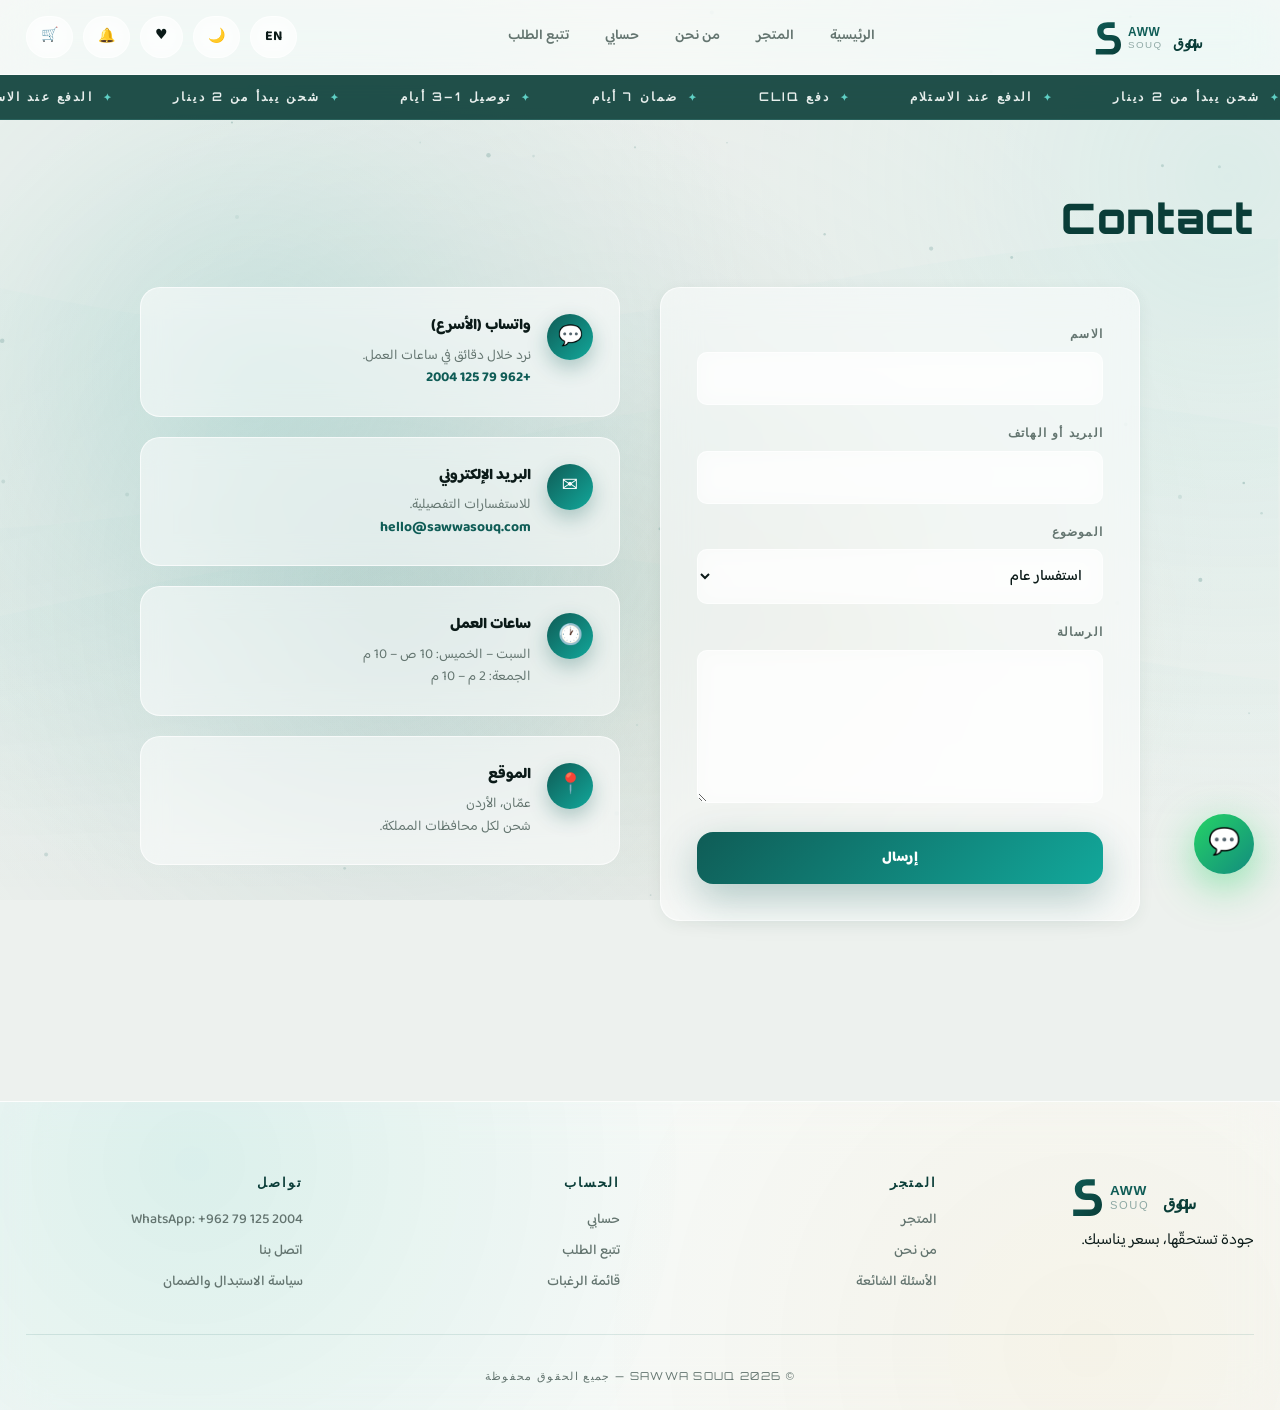
<file: contact.html>
<!DOCTYPE html>
<html lang="ar" dir="rtl">
<head>
<meta charset="UTF-8" />
<meta name="viewport" content="width=device-width, initial-scale=1" />
<title>اتصل بنا — SaWWA Souq</title>
<link rel="preconnect" href="https://fonts.googleapis.com" />
<link rel="preconnect" href="https://fonts.gstatic.com" crossorigin />
<link href="https://fonts.googleapis.com/css2?family=Baloo+Bhaijaan+2:wght@400;500;600;700;800&family=Orbitron:wght@400;500;700;900&display=swap" rel="stylesheet" />
<link rel="stylesheet" href="css/identity.css" />
<link rel="stylesheet" href="css/style.css" />
<link rel="stylesheet" href="css/alerts.css" />
<link rel="stylesheet" href="css/rtl.css" />
<link rel="icon" type="image/svg+xml" href="assets/favicon.svg" />
</head>
<body>
<canvas id="aurora"></canvas>
<div id="grain"></div>

<main class="container">
  <h1 class="page-title font-en">Contact</h1>

  <div class="contact-grid">
    <form class="contact-form" id="contactForm">
      <label><span>الاسم</span><input type="text" name="name" required minlength="2" /></label>
      <label><span>البريد أو الهاتف</span><input type="text" name="contact" required minlength="5" /></label>
      <label><span>الموضوع</span>
        <select name="subject" required>
          <option value="general">استفسار عام</option>
          <option value="order">بخصوص طلب</option>
          <option value="custom">طلب مخصص</option>
          <option value="wholesale">شراء بالجملة</option>
          <option value="complaint">شكوى</option>
          <option value="suggestion">اقتراح</option>
        </select>
      </label>
      <label><span>الرسالة</span><textarea name="message" rows="5" required minlength="10"></textarea></label>
      <button class="btn primary full" type="submit">إرسال</button>
    </form>

    <div class="contact-info">
      <div class="contact-info-card">
        <div class="cico">💬</div>
        <div>
          <h4>واتساب (الأسرع)</h4>
          <p>نرد خلال دقائق في ساعات العمل.<br />
            <a href="https://wa.me/962791252004" target="_blank" rel="noopener">+962 79 125 2004</a>
          </p>
        </div>
      </div>

      <div class="contact-info-card">
        <div class="cico">✉️</div>
        <div>
          <h4>البريد الإلكتروني</h4>
          <p>للاستفسارات التفصيلية.<br />
            <a href="mailto:hello@sawwasouq.com">hello@sawwasouq.com</a>
          </p>
        </div>
      </div>

      <div class="contact-info-card">
        <div class="cico">🕐</div>
        <div>
          <h4>ساعات العمل</h4>
          <p>السبت – الخميس: 10 ص – 10 م<br />
            الجمعة: 2 م – 10 م</p>
        </div>
      </div>

      <div class="contact-info-card">
        <div class="cico">📍</div>
        <div>
          <h4>الموقع</h4>
          <p>عمّان، الأردن<br />
            شحن لكل محافظات المملكة.</p>
        </div>
      </div>
    </div>
  </div>
</main>

<script src="js/config.js"></script>
<script src="js/i18n.js"></script>
<script src="js/wishlist.js"></script>
<script src="js/store.js"></script>
<script src="js/cart.js"></script>
<script src="js/aurora.js"></script>
<script src="js/notifications.js"></script>
<script src="js/ui.js"></script>
<script>
UI.init({
  after: () => {
    const lang = window.SAWWA.lang;
    document.getElementById("contactForm").onsubmit = (e) => {
      e.preventDefault();
      const fd = new FormData(e.target);
      const msg = {
        id: "msg-" + Date.now().toString(36).toUpperCase(),
        name: fd.get("name"),
        contact: fd.get("contact"),
        subject: fd.get("subject"),
        message: fd.get("message"),
        createdAt: Date.now(),
        read: false
      };
      const list = JSON.parse(localStorage.getItem("sawwa_messages") || "[]");
      list.unshift(msg);
      localStorage.setItem("sawwa_messages", JSON.stringify(list));
      UI.toast(
        lang === "ar" ? "شكرًا! سنتواصل معك قريبًا." : "Thanks! We'll contact you soon.",
        "success", null, 5000
      );
      e.target.reset();
    };
  }
});
</script>
</body>
</html>
</file>
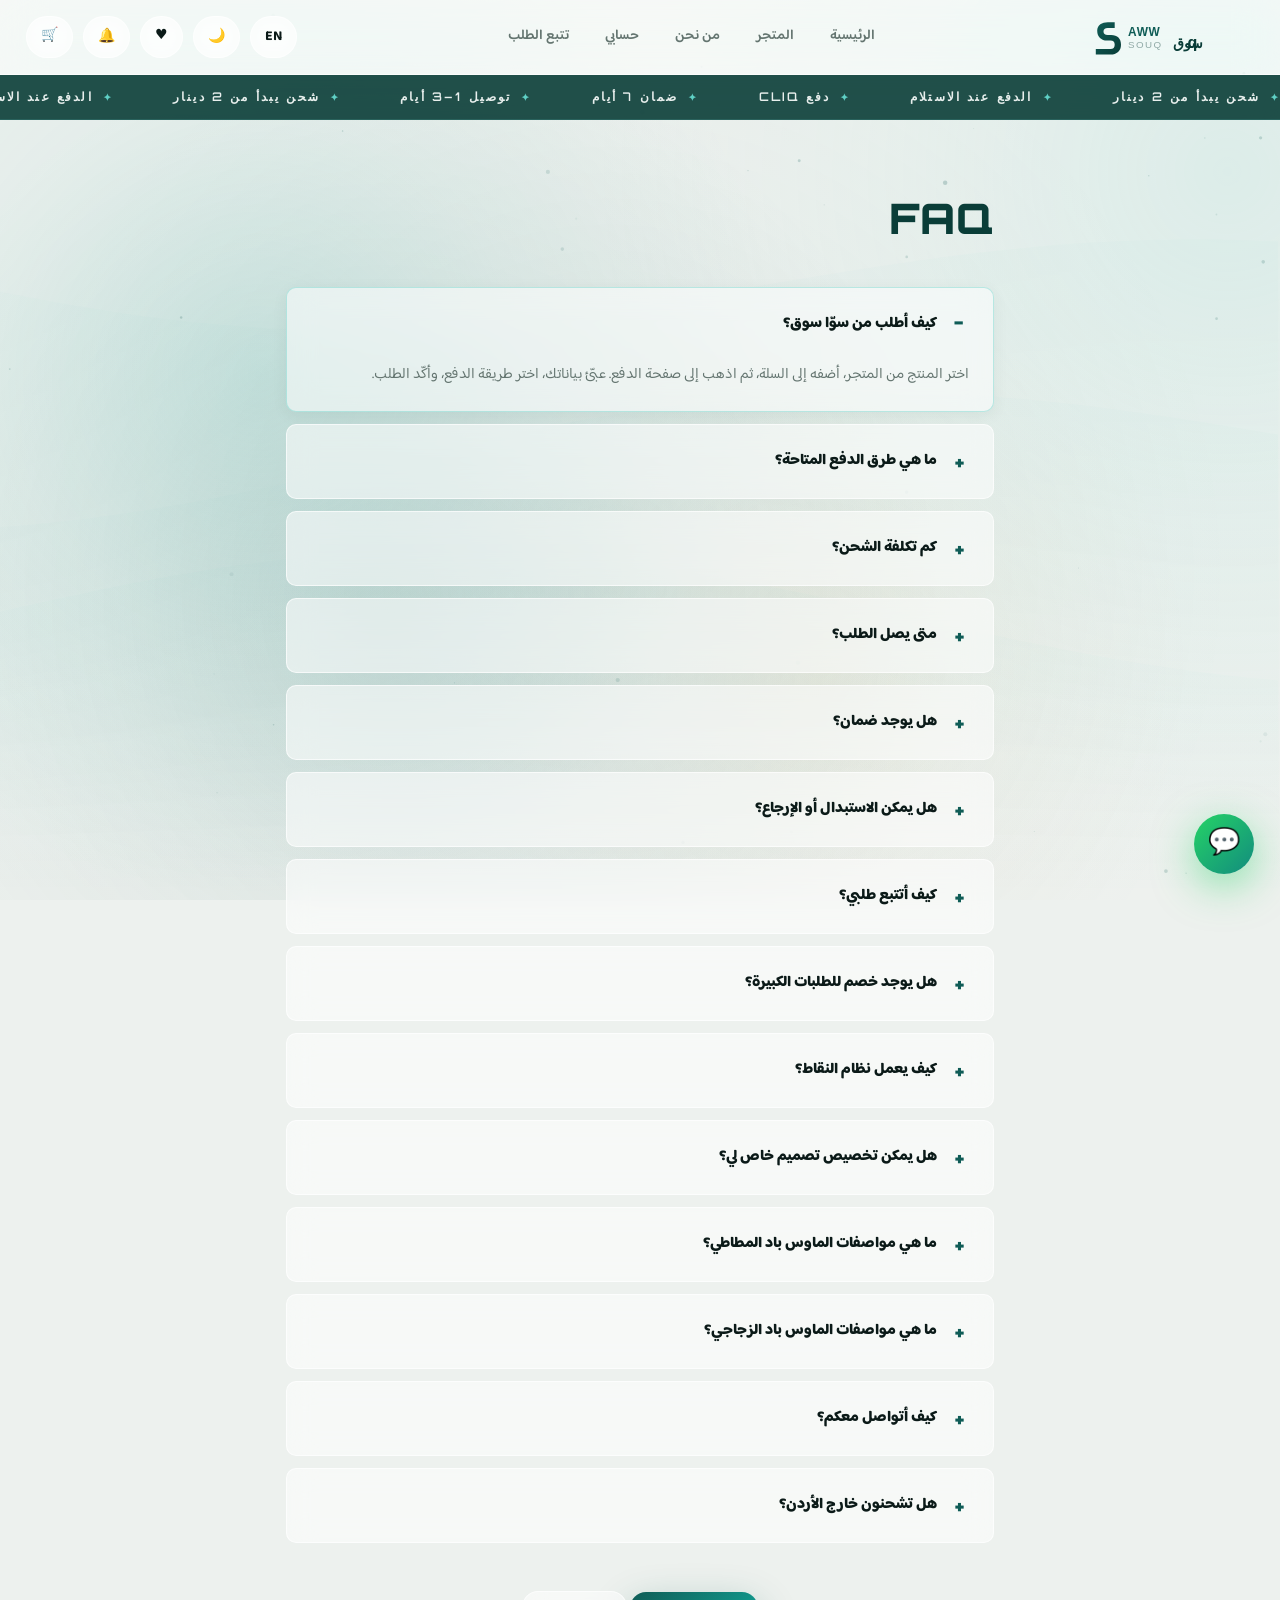
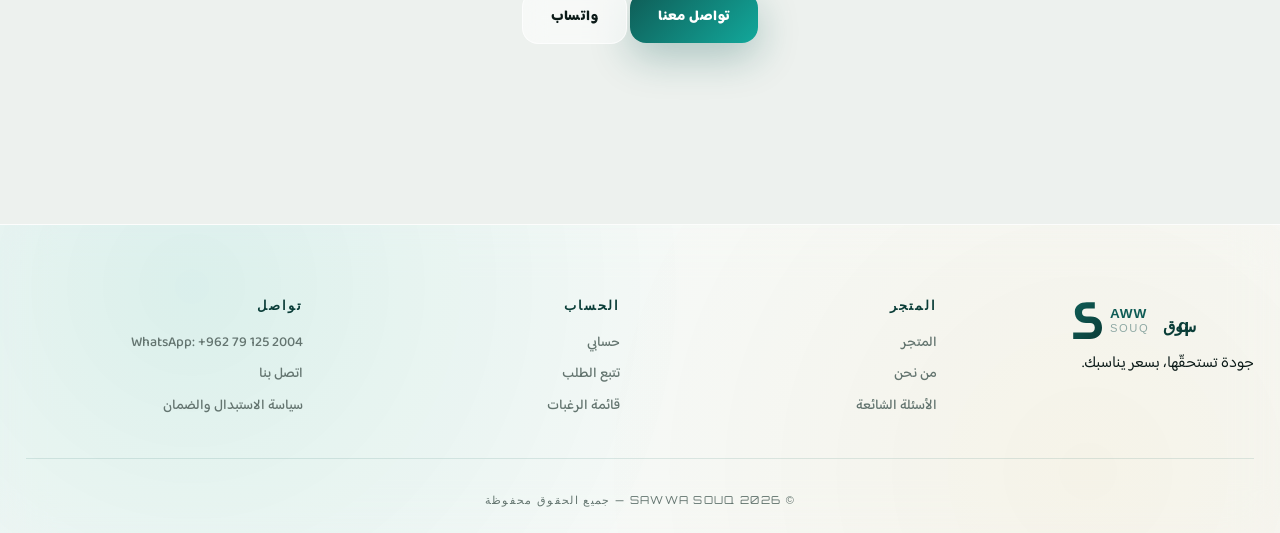
<file: faq.html>
<!DOCTYPE html>
<html lang="ar" dir="rtl">
<head>
<meta charset="UTF-8" />
<meta name="viewport" content="width=device-width, initial-scale=1" />
<title>الأسئلة الشائعة — SaWWA Souq</title>
<link rel="preconnect" href="https://fonts.googleapis.com" />
<link rel="preconnect" href="https://fonts.gstatic.com" crossorigin />
<link href="https://fonts.googleapis.com/css2?family=Baloo+Bhaijaan+2:wght@400;500;600;700;800&family=Orbitron:wght@400;500;700;900&display=swap" rel="stylesheet" />
<link rel="stylesheet" href="css/identity.css" />
<link rel="stylesheet" href="css/style.css" />
<link rel="stylesheet" href="css/alerts.css" />
<link rel="stylesheet" href="css/rtl.css" />
<link rel="icon" type="image/svg+xml" href="assets/favicon.svg" />
</head>
<body>
<canvas id="aurora"></canvas>
<div id="grain"></div>

<main class="container narrow">
  <h1 class="page-title font-en">FAQ</h1>

  <div class="faq-list">
    <details class="faq-item" open>
      <summary>كيف أطلب من سوّا سوق؟</summary>
      <div class="faq-body">اختر المنتج من المتجر، أضفه إلى السلة، ثم اذهب إلى صفحة الدفع. عبّئ بياناتك، اختر طريقة الدفع، وأكّد الطلب.</div>
    </details>

    <details class="faq-item">
      <summary>ما هي طرق الدفع المتاحة؟</summary>
      <div class="faq-body">نوفّر الدفع عند الاستلام (COD) ودفع Cliq. تحويل بنكي وصكوك قريبًا. عند الدفع بـ Cliq، ارفع صورة إشعار التحويل في صفحة الدفع ليتأكد الطلب.</div>
    </details>

    <details class="faq-item">
      <summary>كم تكلفة الشحن؟</summary>
      <div class="faq-body">تبدأ من 2 دينار (عمان) إلى 4.5 دينار (العقبة). السعر يُحسب تلقائيًا حسب المحافظة في صفحة الدفع.</div>
    </details>

    <details class="faq-item">
      <summary>متى يصل الطلب؟</summary>
      <div class="faq-body">عادة من 1 إلى 3 أيام عمل حسب المحافظة. عمان والزرقاء وإربد عادة خلال 24 ساعة.</div>
    </details>

    <details class="faq-item">
      <summary>هل يوجد ضمان؟</summary>
      <div class="faq-body">نعم، ضمان ضد عيوب الصناعة لمدة 7 أيام من الاستلام. يشترط عدم استخدام المنتج وإبقاء التغليف الأصلي.</div>
    </details>

    <details class="faq-item">
      <summary>هل يمكن الاستبدال أو الإرجاع؟</summary>
      <div class="faq-body">نعم، خلال 7 أيام من الاستلام، بشرط أن يكون المنتج بحالته الأصلية. تواصل معنا عبر واتساب للترتيب.</div>
    </details>

    <details class="faq-item">
      <summary>كيف أتتبع طلبي؟</summary>
      <div class="faq-body">افتح صفحة "تتبع الطلب" وأدخل رقم الطلب (يبدأ بـ SW-). سترى حالة الطلب في الوقت الحقيقي.</div>
    </details>

    <details class="faq-item">
      <summary>هل يوجد خصم للطلبات الكبيرة؟</summary>
      <div class="faq-body">نعم، عند طلب 3 منتجات أو أكثر تواصل معنا عبر واتساب لتحصل على عرض خاص.</div>
    </details>

    <details class="faq-item">
      <summary>كيف يعمل نظام النقاط؟</summary>
      <div class="faq-body">تحصل على نقطة واحدة لكل دينار تنفقه. كل 100 نقطة = 1 دينار خصم في الطلب التالي. النقاط تنتهي بعد 12 شهرًا.</div>
    </details>

    <details class="faq-item">
      <summary>هل يمكن تخصيص تصميم خاص لي؟</summary>
      <div class="faq-body">نعم، تواصل معنا عبر واتساب. نستقبل الطلبات المخصصة بشروط: 5 قطع كحد أدنى، مدة التسليم 10-15 يوم.</div>
    </details>

    <details class="faq-item">
      <summary>ما هي مواصفات الماوس باد المطاطي؟</summary>
      <div class="faq-body">مقاس 40×90 سم، سطح أملس مضاد للانزلاق، قاعدة مطاطية تثبت على المكتب، ينلف رول ويتسطّح خلال ساعات من فكه.</div>
    </details>

    <details class="faq-item">
      <summary>ما هي مواصفات الماوس باد الزجاجي؟</summary>
      <div class="faq-body">مقاس 48×43×4 سم، زجاج مقوّى بانزلاق فائق، قاعدة مضادة للانزلاق، تغليف صلب يحمي الحواف أثناء الشحن.</div>
    </details>

    <details class="faq-item">
      <summary>كيف أتواصل معكم؟</summary>
      <div class="faq-body">عبر واتساب (الأسرع) أو عبر نموذج الاتصال في صفحة "اتصل بنا". نرد عادة خلال ساعات العمل: 10 ص - 10 م.</div>
    </details>

    <details class="faq-item">
      <summary>هل تشحنون خارج الأردن؟</summary>
      <div class="faq-body">حاليًا الشحن داخل الأردن فقط. الشحن الخليجي قريبًا — تواصل معنا لو مهتم.</div>
    </details>
  </div>

  <div style="text-align:center;margin-top:48px">
    <a href="contact.html" class="btn primary">تواصل معنا</a>
    <a href="https://wa.me/962791252004" target="_blank" rel="noopener" class="btn ghost">واتساب</a>
  </div>
</main>

<script src="js/config.js"></script>
<script src="js/i18n.js"></script>
<script src="js/wishlist.js"></script>
<script src="js/store.js"></script>
<script src="js/cart.js"></script>
<script src="js/aurora.js"></script>
<script src="js/notifications.js"></script>
<script src="js/ui.js"></script>
<script>UI.init();</script>
</body>
</html>
</file>
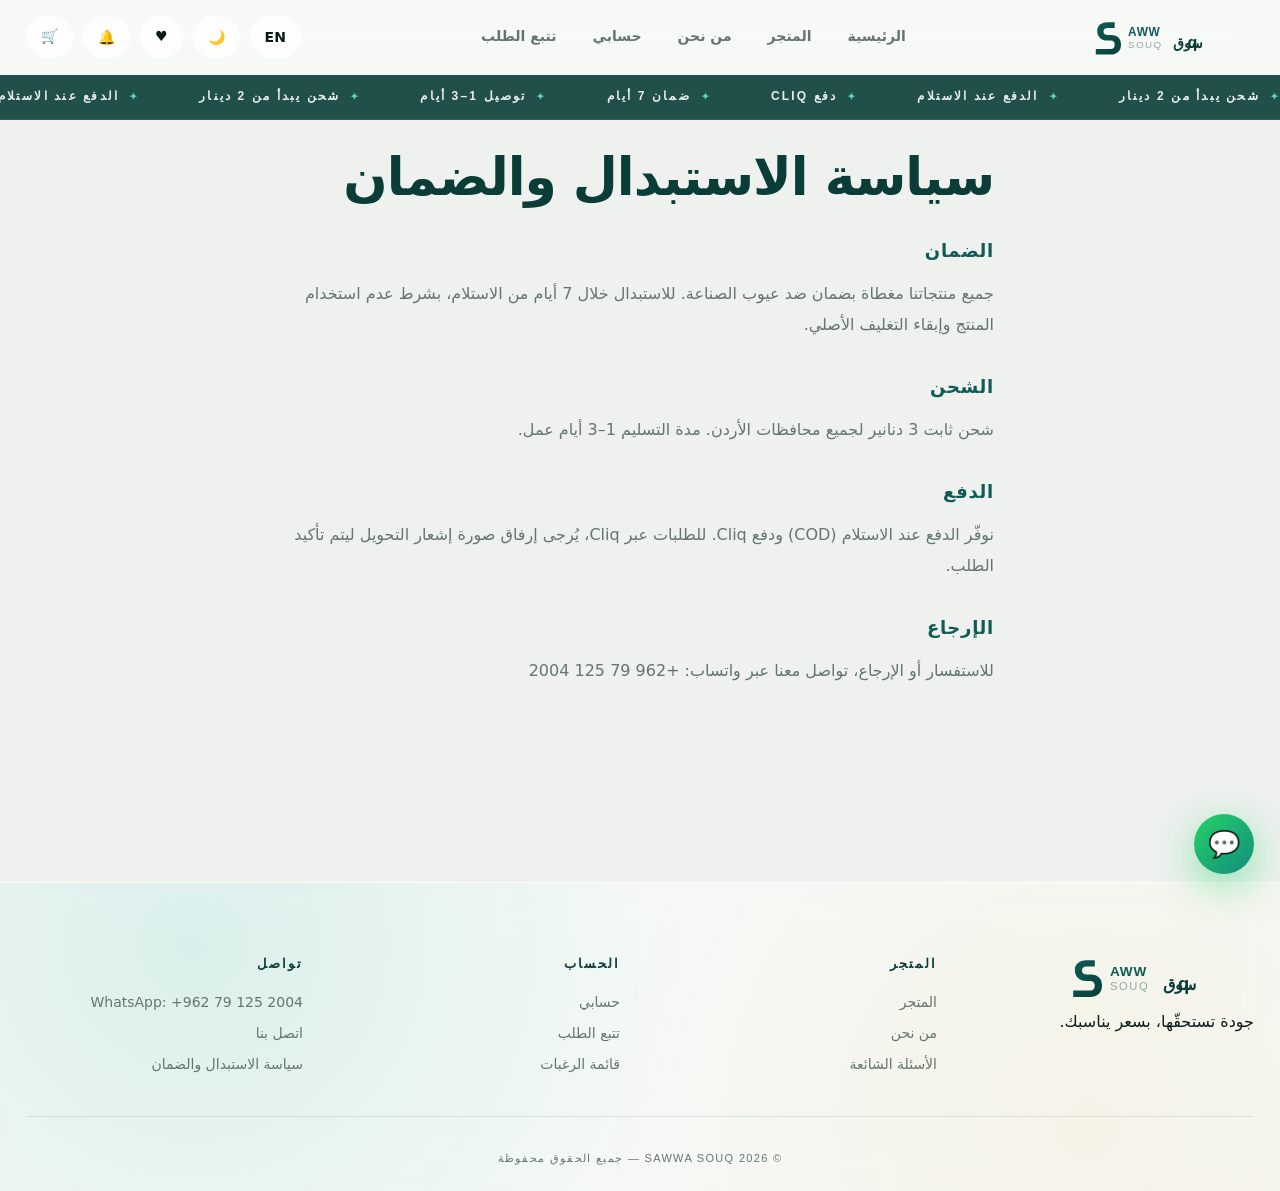
<file: policy.html>
<!DOCTYPE html>
<html lang="ar" dir="rtl">
<head>
<meta charset="UTF-8" />
<meta name="viewport" content="width=device-width, initial-scale=1" />
<title>سياسة الاستبدال والضمان — SaWWA Souq</title>
<link rel="stylesheet" href="css/style.css" />
<link rel="stylesheet" href="css/rtl.css" />
</head>
<body>
<main class="container narrow prose">
  <h1>سياسة الاستبدال والضمان</h1>
  <h3>الضمان</h3>
  <p>جميع منتجاتنا مغطاة بضمان ضد عيوب الصناعة. للاستبدال خلال 7 أيام من الاستلام، بشرط عدم استخدام المنتج وإبقاء التغليف الأصلي.</p>
  <h3>الشحن</h3>
  <p>شحن ثابت 3 دنانير لجميع محافظات الأردن. مدة التسليم 1–3 أيام عمل.</p>
  <h3>الدفع</h3>
  <p>نوفّر الدفع عند الاستلام (COD) ودفع Cliq. للطلبات عبر Cliq، يُرجى إرفاق صورة إشعار التحويل ليتم تأكيد الطلب.</p>
  <h3>الإرجاع</h3>
  <p>للاستفسار أو الإرجاع، تواصل معنا عبر واتساب: +962 79 125 2004</p>
</main>
<script src="js/config.js"></script>
<script src="js/i18n.js"></script>
<script src="js/store.js"></script>
<script src="js/cart.js"></script>
<script src="js/ui.js"></script>
<script>UI.init();</script>
</body>
</html>
</file>
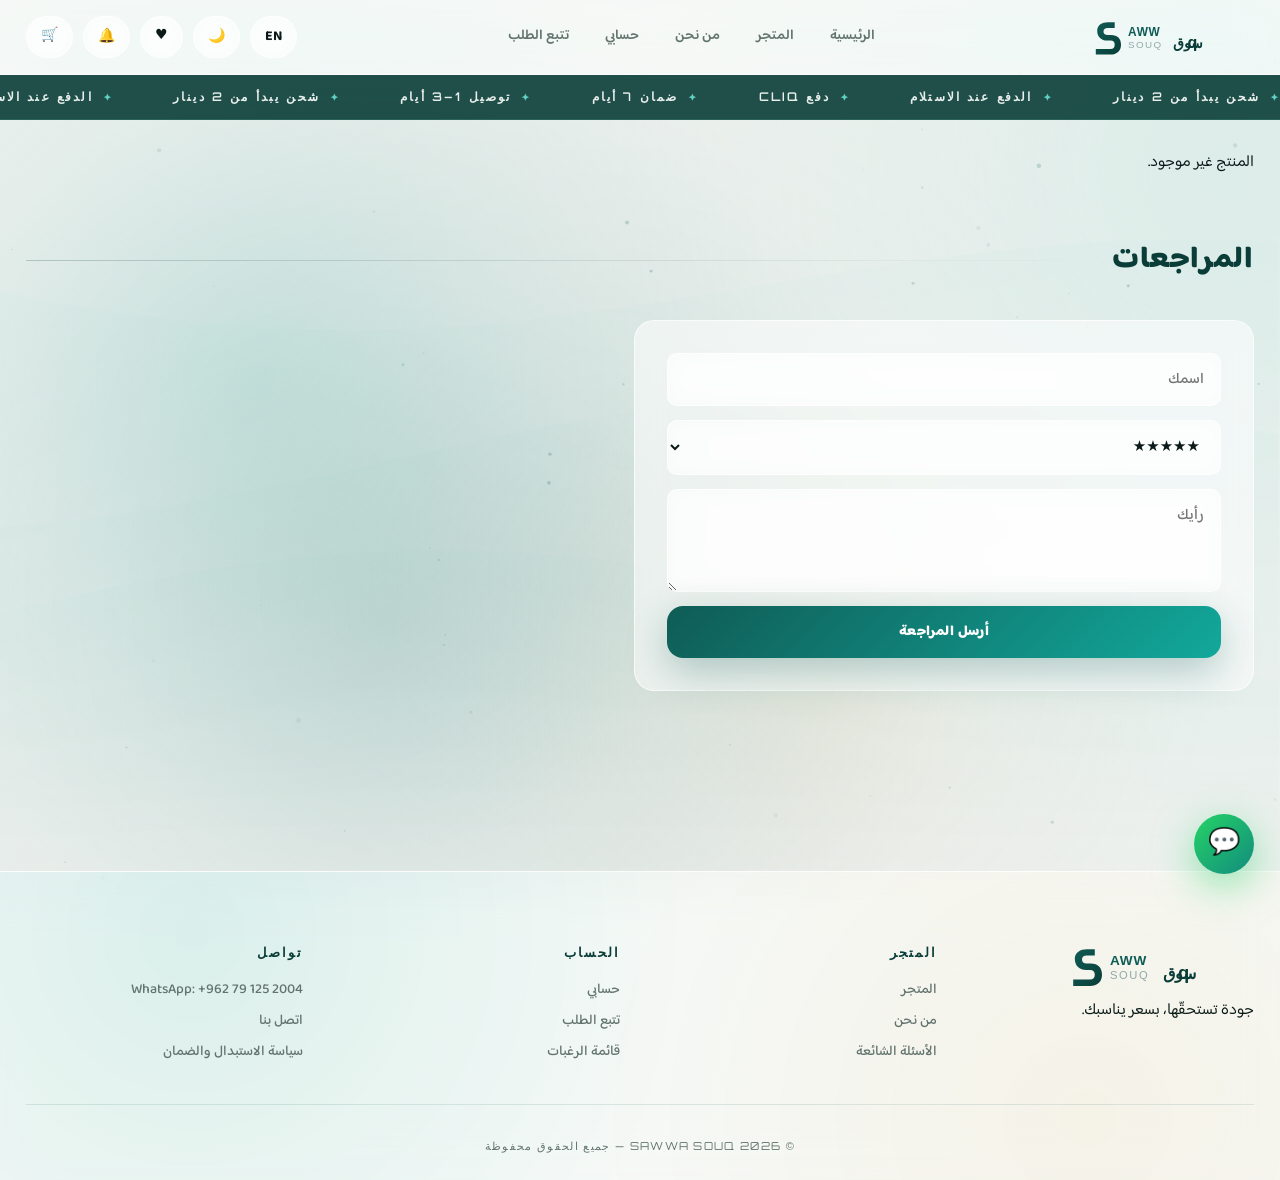
<file: product.html>
<!DOCTYPE html>
<html lang="ar" dir="rtl">
<head>
<meta charset="UTF-8" />
<meta name="viewport" content="width=device-width, initial-scale=1" />
<title>منتج — SaWWA Souq</title>
<link rel="preconnect" href="https://fonts.googleapis.com" />
<link rel="preconnect" href="https://fonts.gstatic.com" crossorigin />
<link href="https://fonts.googleapis.com/css2?family=Baloo+Bhaijaan+2:wght@400;500;600;700;800&family=Orbitron:wght@400;500;700;900&display=swap" rel="stylesheet" />
<link rel="stylesheet" href="css/identity.css" />
<link rel="stylesheet" href="css/style.css" />
<link rel="stylesheet" href="css/alerts.css" />
<link rel="stylesheet" href="css/rtl.css" />
<link rel="icon" type="image/svg+xml" href="assets/favicon.svg" />
</head>
<body>
<canvas id="aurora"></canvas>
<div id="grain"></div>

<main class="container">
  <div id="productWrap" class="product-wrap"></div>
  <section class="reviews">
    <h2 class="section-title" data-i18n="product.reviews"></h2>
    <div id="reviewList"></div>
    <form id="reviewForm" class="review-form">
      <input type="text" id="rvName" required maxlength="40" placeholder="اسمك" />
      <select id="rvRating" required>
        <option value="5">★★★★★</option>
        <option value="4">★★★★</option>
        <option value="3">★★★</option>
        <option value="2">★★</option>
        <option value="1">★</option>
      </select>
      <textarea id="rvBody" required rows="3" maxlength="500" placeholder="رأيك"></textarea>
      <button class="btn primary" data-i18n="product.submitReview" type="submit"></button>
    </form>
  </section>
</main>

<script src="js/config.js"></script>
<script src="js/i18n.js"></script>
<script src="js/store.js"></script>
<script src="js/cart.js"></script>
<script src="js/aurora.js"></script>
<script src="js/ui.js"></script>
<script>
UI.init({
  after: () => {
    const params = new URLSearchParams(location.search);
    const id = params.get("id");
    const p = Store.products.byId(id);
    const wrap = document.getElementById("productWrap");
    const lang = window.SAWWA.lang;

    if (!p) {
      wrap.innerHTML = `<p class="muted">${lang === 'ar' ? 'المنتج غير موجود.' : 'Product not found.'}</p>`;
      return;
    }

    const name = lang === "ar" ? p.nameAr : p.nameEn;
    const onSale = p.compareAtPrice && p.compareAtPrice > p.price;
    const discount = onSale ? Math.round((1 - p.price / p.compareAtPrice) * 100) : 0;
    const img = (p.images && p.images[0]) || "assets/placeholder.svg";

    wrap.innerHTML = `
      <div class="product-img reveal-3d">
        ${onSale ? `<span class="sale-badge">-${discount}%</span>` : ""}
        <img src="${img}" alt="${name}" />
      </div>
      <div class="product-info reveal">
        <h1>${name}</h1>
        <div class="price-row" style="margin:20px 0">
          ${onSale ? `<span class="price-old" style="font-size:20px">${UI.fmt(p.compareAtPrice)}</span>` : ""}
          <span class="price big">${UI.fmt(p.price)}</span>
        </div>
        <p class="desc">${lang === 'ar' ? p.descAr : p.descEn}</p>
        <div class="meta">
          <span>${lang === 'ar' ? 'الحزمة' : 'Package'}: ${p.packaging || '-'}</span>
          <span>${lang === 'ar' ? 'المخزون' : 'Stock'}: ${p.stock}</span>
          ${p.warranty ? `<span>✓ ${lang === 'ar' ? 'ضمان الجودة' : 'Warranty'}</span>` : ''}
        </div>
        <div class="product-actions">
          <div class="qty-row">
            <label>${lang === 'ar' ? 'الكمية' : 'Qty'}</label>
            <div class="qty-picker">
              <button type="button" id="qDec">−</button>
              <input type="number" id="qInput" min="1" max="${p.stock}" value="1" />
              <button type="button" id="qInc">+</button>
            </div>
          </div>
          <div class="actions">
            <button class="btn primary" id="addBtn" ${p.stock <= 0 ? "disabled" : ""}>
              ${p.stock <= 0 ? (lang === 'ar' ? 'نفد المخزون' : 'Out of stock') : (lang === 'ar' ? 'أضف إلى السلة' : 'Add to cart')}
            </button>
            <button class="btn ghost" id="buyNowBtn" ${p.stock <= 0 ? "disabled" : ""}>
              ${lang === 'ar' ? 'اشترِ الآن' : 'Buy now'}
            </button>
          </div>
        </div>
      </div>`;

    const qty = () => Math.max(1, Math.min(p.stock || 1, parseInt(document.getElementById("qInput").value, 10) || 1));
    document.getElementById("qDec").onclick = () => { document.getElementById("qInput").value = Math.max(1, qty() - 1); };
    document.getElementById("qInc").onclick = () => { document.getElementById("qInput").value = Math.min(p.stock || 1, qty() + 1); };

    const addBtn = document.getElementById("addBtn");
    if (addBtn && p.stock > 0) {
      addBtn.onclick = () => {
        Cart.add(p, qty());
        UI.toast(
          lang === "ar" ? `أُضيف ${qty()} × "${p.nameAr}" إلى السلة` : `${qty()} × "${p.nameEn}" added`,
          "success"
        );
        addBtn.textContent = lang === "ar" ? "✓ أُضيف" : "✓ Added";
        setTimeout(() => { addBtn.textContent = lang === "ar" ? "أضف إلى السلة" : "Add to cart"; }, 1200);
      };
    }

    const buyBtn = document.getElementById("buyNowBtn");
    if (buyBtn && p.stock > 0) {
      buyBtn.onclick = async () => {
        const ok = await UI.confirm(
          lang === "ar" ? "إتمام الشراء" : "Proceed to checkout",
          lang === "ar" ? `سيتم إضافة ${qty()} × ${name} والانتقال لصفحة الدفع.` : `${qty()} × ${name} will be added. Continue?`,
          { icon: "🛒", okLabel: lang === "ar" ? "متابعة" : "Continue" }
        );
        if (ok) {
          Cart.add(p, qty());
          location.href = "checkout.html";
        }
      };
    }

    const rvList = document.getElementById("reviewList");
    const renderR = () => {
      const list = Store.reviews.byProduct(p.id);
      rvList.innerHTML = list.length === 0
        ? `<p class="muted">${lang === 'ar' ? 'لا توجد مراجعات بعد.' : 'No reviews yet.'}</p>`
        : list.map((r) => `
          <div class="review reveal">
            <div class="rv-head"><strong>${r.name}</strong><span>${"★".repeat(r.rating)}${"☆".repeat(5 - r.rating)}</span></div>
            <p>${r.body}</p>
          </div>`).join("");
      setTimeout(() => rvList.querySelectorAll(".reveal").forEach(el => el.classList.add("in")), 30);
    };
    renderR();

    document.getElementById("reviewForm").onsubmit = (e) => {
      e.preventDefault();
      Store.reviews.add({
        productId: p.id,
        name: document.getElementById("rvName").value.trim(),
        rating: parseInt(document.getElementById("rvRating").value, 10),
        body: document.getElementById("rvBody").value.trim()
      });
      UI.toast(
        lang === "ar" ? "شكرًا! مراجعتك بانتظار الموافقة." : "Thanks! Review pending approval.",
        "success"
      );
      e.target.reset();
    };

    setTimeout(() => {
      wrap.querySelectorAll(".reveal, .reveal-3d").forEach(el => el.classList.add("in"));
    }, 50);
  }
});
</script>
</body>
</html>
</file>
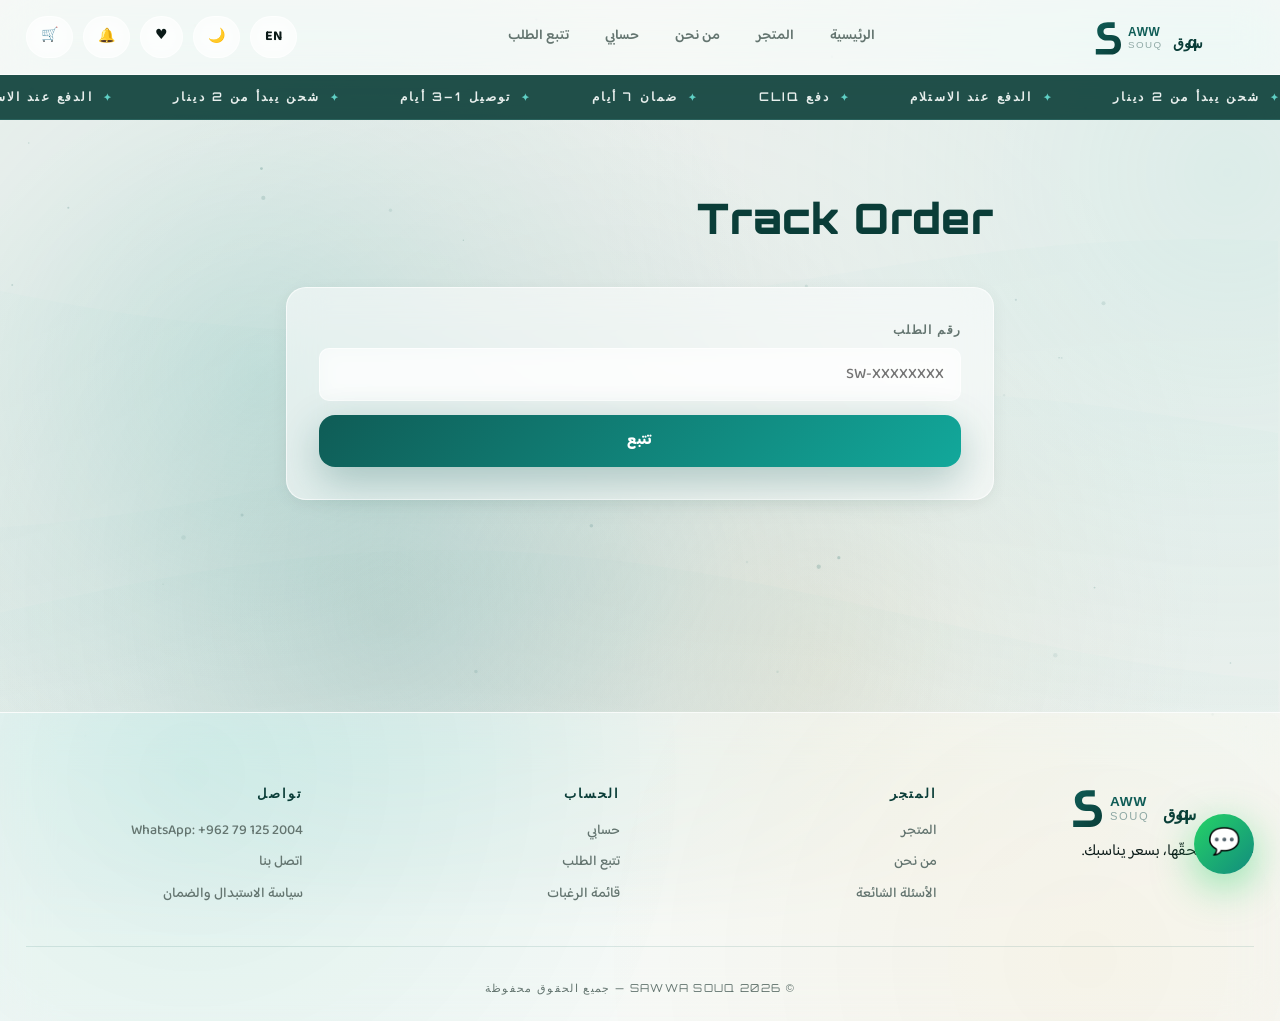
<file: track.html>
<!DOCTYPE html>
<html lang="ar" dir="rtl">
<head>
<meta charset="UTF-8" />
<meta name="viewport" content="width=device-width, initial-scale=1" />
<title>تتبع الطلب — SaWWA Souq</title>
<link rel="preconnect" href="https://fonts.googleapis.com" />
<link rel="preconnect" href="https://fonts.gstatic.com" crossorigin />
<link href="https://fonts.googleapis.com/css2?family=Baloo+Bhaijaan+2:wght@400;500;600;700;800&family=Orbitron:wght@400;500;700;900&display=swap" rel="stylesheet" />
<link rel="stylesheet" href="css/identity.css" />
<link rel="stylesheet" href="css/style.css" />
<link rel="stylesheet" href="css/alerts.css" />
<link rel="stylesheet" href="css/rtl.css" />
<link rel="icon" type="image/svg+xml" href="assets/favicon.svg" />
</head>
<body>
<canvas id="aurora"></canvas>
<div id="grain"></div>

<main class="container narrow">
  <h1 class="page-title font-en">Track Order</h1>

  <div class="track-wrap">
    <form class="track-form" id="trackForm">
      <label style="display:block;margin-bottom:14px">
        <span style="display:block;font-size:12px;margin-bottom:8px;color:var(--muted);font-weight:800;letter-spacing:.1em;text-transform:uppercase;font-family:Orbitron,sans-serif">
          رقم الطلب
        </span>
        <input type="text" id="trackId" placeholder="SW-XXXXXXXX" required />
      </label>
      <button class="btn primary full" type="submit">تتبع</button>
    </form>

    <div id="trackResult"></div>
  </div>
</main>

<script src="js/config.js"></script>
<script src="js/i18n.js"></script>
<script src="js/wishlist.js"></script>
<script src="js/store.js"></script>
<script src="js/cart.js"></script>
<script src="js/aurora.js"></script>
<script src="js/notifications.js"></script>
<script src="js/tracking.js"></script>
<script src="js/ui.js"></script>
<script>
UI.init({
  after: () => {
    const lang = window.SAWWA.lang;
    const out = document.getElementById("trackResult");

    const renderOrder = (order) => {
      const tl = Tracking.timeline(order, lang);
      out.innerHTML = `
        <div class="track-result">
          <div class="track-head">
            <div>
              <div style="font-size:11px;color:var(--muted);font-weight:800;letter-spacing:.15em;text-transform:uppercase;font-family:Orbitron,sans-serif;margin-bottom:6px">
                ${lang === "ar" ? "رقم الطلب" : "Order"}
              </div>
              <strong>${order.id}</strong>
            </div>
            <span class="status-pill ${order.status}">${order.status}</span>
          </div>

          <div class="timeline">
            ${tl.map((s) => `
              <div class="tl-item ${s.done ? "done" : ""} ${s.current ? "current" : ""}">
                <div class="tl-label">${s.label}</div>
                <div class="tl-time">${new Date(order.createdAt).toLocaleString(lang === "ar" ? "ar-JO" : "en-JO")}</div>
              </div>`).join("")}
          </div>

          <div style="margin-top:24px;padding-top:20px;border-top:1px solid var(--line);font-size:14px">
            <div style="display:flex;justify-content:space-between;padding:6px 0"><span>${lang === "ar" ? "الاسم" : "Name"}</span><strong>${order.name || "—"}</strong></div>
            <div style="display:flex;justify-content:space-between;padding:6px 0"><span>${lang === "ar" ? "المدينة" : "City"}</span><strong>${order.city || "—"}</strong></div>
            <div style="display:flex;justify-content:space-between;padding:6px 0"><span>${lang === "ar" ? "المجموع" : "Total"}</span><strong>${UI.fmt(order.total)}</strong></div>
            <div style="display:flex;justify-content:space-between;padding:6px 0"><span>${lang === "ar" ? "طريقة الدفع" : "Payment"}</span><strong>${order.paymentMethod || "—"}</strong></div>
          </div>
        </div>`;
    };

    document.getElementById("trackForm").onsubmit = (e) => {
      e.preventDefault();
      const id = document.getElementById("trackId").value.trim().toUpperCase();
      if (!id) return;
      const order = Store.orders.byId(id);
      if (!order) {
        out.innerHTML = `<div class="track-result" style="text-align:center;padding:40px">
          <p style="font-size:16px;color:var(--muted);margin-bottom:12px">
            ${lang === "ar" ? "لم نجد هذا الطلب. تأكد من الرقم أو تواصل معنا عبر واتساب." : "Order not found. Check the ID or contact us on WhatsApp."}
          </p>
          <a href="https://wa.me/962791252004" target="_blank" rel="noopener" class="btn primary">واتساب</a>
        </div>`;
        return;
      }
      renderOrder(order);
    };
  }
});
</script>
</body>
</html>
</file>
<file: css/style.css>
/* ============================================================
   SAWWA SOUQ v6 — "GLASS AURORA"
   Modern glassmorphism · Living canvas · Soft gradients
   ============================================================ */

:root {
  /* ===== Colors ===== */
  --teal:      #0F5C56;
  --teal-2:    #12A89B;
  --cyan:      #5FD0C5;
  --deep:      #0A3D38;
  --deeper:    #061F1C;
  --sage:      #8FA9A5;
  --stone:     #4A5654;
  --amber:     #E8A33D;
  --amber-2:   #C77B1F;

  /* ===== Surfaces ===== */
  --bg:        #EDF1EE;
  --bg-2:      #E3EAE6;
  --paper:     #F4F1EA;
  --white:     #FFFFFF;
  --ink:       #0B1A18;
  --muted:     #647570;
  --line:      rgba(15, 92, 86, 0.12);

  /* ===== Glass ===== */
  --glass:        rgba(255, 255, 255, 0.55);
  --glass-strong: rgba(255, 255, 255, 0.75);
  --glass-border: rgba(255, 255, 255, 0.65);
  --glass-dark:        rgba(13, 30, 27, 0.55);
  --glass-dark-strong: rgba(13, 30, 27, 0.75);
  --glass-dark-border: rgba(95, 208, 197, 0.18);

  /* ===== Gradients ===== */
  --grad-teal:   linear-gradient(135deg, #0F5C56 0%, #12A89B 100%);
  --grad-aurora: linear-gradient(135deg, #12A89B 0%, #5FD0C5 50%, #8FA9A5 100%);
  --grad-deep:   linear-gradient(135deg, #061F1C 0%, #0A3D38 100%);
  --grad-amber:  linear-gradient(135deg, #E8A33D 0%, #C77B1F 100%);
  --grad-hero:   linear-gradient(135deg, rgba(18,168,155,0.10) 0%, rgba(95,208,197,0.08) 50%, rgba(232,163,61,0.08) 100%);

  /* ===== Radii ===== */
  --r-sm: 10px;
  --r:    16px;
  --r-md: 20px;
  --r-lg: 28px;
  --r-xl: 40px;
  --r-pill: 999px;

  /* ===== Shadows ===== */
  --sh-sm: 0 4px 16px rgba(10,61,56,.06);
  --sh:    0 12px 40px rgba(10,61,56,.10);
  --sh-lg: 0 30px 80px rgba(10,61,56,.16);
  --glow:  0 0 60px rgba(18,168,155,.35);
  --glow-amber: 0 0 60px rgba(232,163,61,.35);

  /* ===== Motion ===== */
  --ease:      cubic-bezier(.22,1,.36,1);
  --ease-out:  cubic-bezier(.16,1,.3,1);
  --ease-back: cubic-bezier(.34,1.56,.64,1);
}

html.dark {
  --bg:      #050F0E;
  --bg-2:    #0A1512;
  --paper:   #0D1E1B;
  --white:   #0D1E1B;
  --ink:     #E8EFED;
  --muted:   #96A8A3;
  --line:    rgba(143, 209, 197, 0.10);

  --glass:        rgba(13, 30, 27, 0.55);
  --glass-strong: rgba(13, 30, 27, 0.75);
  --glass-border: rgba(95, 208, 197, 0.18);

  --sh-sm: 0 4px 16px rgba(0,0,0,.4);
  --sh:    0 12px 40px rgba(0,0,0,.5);
  --sh-lg: 0 30px 80px rgba(0,0,0,.6);
  --glow:  0 0 80px rgba(95,208,197,.28);
}

* { box-sizing: border-box; margin: 0; padding: 0; }
html { scroll-behavior: smooth; }

body {
  font-family: "Baloo Bhaijaan 2", system-ui, "Segoe UI", Tahoma, sans-serif;
  background: var(--bg);
  color: var(--ink);
  line-height: 1.65;
  min-height: 100vh;
  overflow-x: hidden;
  -webkit-font-smoothing: antialiased;
  transition: background .4s var(--ease), color .4s var(--ease);
  position: relative;
}

a { color: inherit; text-decoration: none; }
img { max-width: 100%; display: block; }
button { font-family: inherit; }

.font-en,
.logo,
.badge-new,
.price,
.stat strong,
.points-num,
h1.font-en,
h2.font-en,
.section-title.font-en,
.page-title.font-en {
  font-family: "Orbitron", "Baloo Bhaijaan 2", system-ui, sans-serif;
  letter-spacing: .02em;
}

/* ============ CANVAS BACKGROUND ============ */
#aurora {
  position: fixed; inset: 0; z-index: -2;
  width: 100vw; height: 100vh;
  pointer-events: none;
}
#grain {
  position: fixed; inset: 0; z-index: -1; pointer-events: none;
  opacity: .05;
  background-image: url("data:image/svg+xml,%3Csvg xmlns='http://www.w3.org/2000/svg' width='200' height='200'%3E%3Cfilter id='n'%3E%3CfeTurbulence type='fractalNoise' baseFrequency='0.9' numOctaves='4'/%3E%3C/filter%3E%3Crect width='100%25' height='100%25' filter='url(%23n)' opacity='.6'/%3E%3C/svg%3E");
  mix-blend-mode: overlay;
}
html.dark #grain { opacity: .10; mix-blend-mode: soft-light; }

/* خلفية بيضاء داكنة شفافة فوق الـ canvas */
body::before {
  content: "";
  position: fixed; inset: 0; z-index: -1; pointer-events: none;
  background: color-mix(in srgb, var(--bg) 40%, transparent);
}
html.dark body::before {
  background: color-mix(in srgb, var(--bg) 55%, transparent);
}

/* ============ SCROLL PROGRESS ============ */
#scrollProgress {
  position: fixed; top: 0; inset-inline-start: 0; z-index: 9999;
  height: 3px; width: 0;
  background: var(--grad-aurora);
  box-shadow: 0 0 20px rgba(18,168,155,.6);
  transition: width .1s linear;
  border-radius: 0 0 4px 4px;
}

/* ============ MARQUEE ============ */
.marquee-ticker {
  background: color-mix(in srgb, var(--deep) 90%, transparent);
  color: #E8EFED;
  padding: 12px 0;
  overflow: hidden;
  position: relative;
  font-size: 12px;
  letter-spacing: .18em;
  font-family: "Orbitron", sans-serif;
  text-transform: uppercase;
  backdrop-filter: blur(14px);
  border-bottom: 1px solid rgba(95,208,197,.15);
  z-index: 60;
}
.marquee-track {
  display: flex;
  gap: 60px;
  white-space: nowrap;
  animation: marquee 32s linear infinite;
  will-change: transform;
}
.marquee-track span {
  display: inline-flex; align-items: center; gap: 10px;
  font-weight: 600;
}
.marquee-track span::before {
  content: "✦"; color: var(--cyan); font-size: 10px;
}
@keyframes marquee {
  from { transform: translateX(0); }
  to   { transform: translateX(-50%); }
}

/* ============ HEADER ============ */
.site-header {
  position: sticky; top: 0; z-index: 100;
  background: var(--glass);
  backdrop-filter: blur(20px) saturate(180%);
  -webkit-backdrop-filter: blur(20px) saturate(180%);
  border-bottom: 1px solid var(--glass-border);
  transition: background .4s var(--ease), box-shadow .4s;
}
.site-header.scrolled {
  background: var(--glass-strong);
  box-shadow: var(--sh-sm);
}
.header-inner {
  max-width: 1320px; margin: 0 auto;
  padding: 16px 26px;
  display: flex; align-items: center; gap: 24px; justify-content: space-between;
}
.logo {
  display: inline-flex; align-items: center;
  height: 42px;
  transition: transform .35s var(--ease-back);
}
.logo img, .logo svg { height: 100%; width: auto; display: block; }
.logo:hover { transform: scale(1.05) rotate(-2deg); }

.nav { display: none; gap: 4px; font-size: 14px; }
.nav a {
  padding: 9px 16px; border-radius: var(--r-pill);
  position: relative; transition: all .3s var(--ease);
  font-weight: 600; color: var(--muted);
}
html.dark .nav a { color: var(--sage); }
.nav a:hover {
  background: color-mix(in srgb, var(--sage) 18%, transparent);
  color: var(--teal);
}
html.dark .nav a:hover { color: var(--cyan); }

.actions { display: flex; gap: 10px; align-items: center; }
.icon-btn {
  background: color-mix(in srgb, var(--white) 50%, transparent);
  border: 1px solid var(--glass-border);
  border-radius: var(--r-pill);
  height: 42px; min-width: 42px; padding: 0 14px;
  cursor: pointer;
  color: var(--ink);
  display: inline-flex; align-items: center; justify-content: center; gap: 6px;
  font-size: 14px; font-weight: 700;
  transition: all .3s var(--ease-back);
  backdrop-filter: blur(10px);
  position: relative;
}
.icon-btn:hover {
  background: var(--grad-teal);
  color: #fff;
  transform: translateY(-3px) scale(1.05);
  box-shadow: var(--glow);
  border-color: transparent;
}
.cart-btn .badge {
  position: absolute; top: -4px; inset-inline-end: -4px;
  background: var(--grad-amber);
  color: #fff;
  font-size: 11px;
  border-radius: var(--r-pill);
  padding: 2px 8px;
  font-weight: 800;
  box-shadow: 0 4px 12px rgba(232,163,61,.5);
  animation: pop .35s var(--ease-back);
}
@keyframes pop {
  0% { transform: scale(0); }
  70% { transform: scale(1.3); }
  100% { transform: scale(1); }
}
@media (min-width: 900px) { .nav { display: flex; } }

/* ============ HERO ============ */
.hero {
  position: relative; padding: 80px 26px 100px;
  overflow: hidden;
  min-height: calc(100vh - 120px);
  display: grid; place-items: center;
}
.hero-inner {
  max-width: 1320px; width: 100%; margin: 0 auto;
  display: grid; gap: 60px; align-items: center;
  position: relative; z-index: 2;
}
.badge-new {
  display: inline-flex; align-items: center; gap: 10px;
  background: var(--glass);
  backdrop-filter: blur(12px);
  border: 1px solid var(--glass-border);
  color: var(--teal);
  padding: 8px 18px; border-radius: var(--r-pill);
  font-size: 12px; font-weight: 800; letter-spacing: .14em;
  margin-bottom: 24px;
  animation: shimmer 3s ease-in-out infinite;
  background-size: 200% 100%;
}
html.dark .badge-new { color: var(--cyan); }
.badge-new::before {
  content: "";
  width: 8px; height: 8px; border-radius: 50%;
  background: var(--grad-aurora);
  box-shadow: 0 0 12px var(--cyan);
  animation: dotPulse 1.5s ease-in-out infinite;
}
@keyframes shimmer {
  0%, 100% { background-position: 0% 0; }
  50% { background-position: 100% 0; }
}
@keyframes dotPulse {
  0%, 100% { transform: scale(1); opacity: 1; }
  50% { transform: scale(1.5); opacity: .6; }
}

.hero-text h1 {
  font-size: 68px; line-height: .95;
  letter-spacing: .06em; font-weight: 900;
  color: var(--deep);
  margin: 0 0 22px;
  text-transform: uppercase;
}
html.dark .hero-text h1 { color: var(--white); }
.hero-text h1 span {
  background: var(--grad-aurora);
  -webkit-background-clip: text; background-clip: text;
  color: transparent;
  display: inline-block;
  filter: drop-shadow(0 0 30px rgba(95,208,197,.45));
}
.hero-text p {
  font-size: 19px;
  color: var(--muted);
  margin: 0 0 32px;
  max-width: 520px;
  line-height: 1.7;
}
html.dark .hero-text p { color: var(--sage); }
.hero-cta { display: flex; gap: 12px; flex-wrap: wrap; }

.hero-visual {
  display: grid; place-items: center;
  min-height: 460px;
  position: relative;
}

/* ============ HERO SLIDER ============ */
.hero-slider {
  position: relative;
  width: 100%;
  max-width: 460px;
  aspect-ratio: 4/5;
  border-radius: var(--r-lg);
  overflow: hidden;
  box-shadow: var(--sh-lg), var(--glow);
  border: 1px solid var(--glass-border);
}
.hs-slide {
  position: absolute;
  inset: 0;
  background-size: cover;
  background-position: center;
  opacity: 0;
  transition: opacity 1s var(--ease);
  display: grid;
  place-items: end center;
}
.hs-slide.active { opacity: 1; }
.hs-slide::before {
  content: "";
  position: absolute;
  inset: 0;
  background: linear-gradient(to top, rgba(6,31,28,.92) 0%, rgba(6,31,28,.45) 40%, transparent 70%);
}
.hs-overlay {
  position: relative;
  z-index: 2;
  width: 100%;
  padding: 36px 32px;
  color: #fff;
  text-align: start;
}
.hs-tag {
  display: inline-block;
  background: var(--grad-aurora);
  color: #fff;
  padding: 5px 14px;
  border-radius: var(--r-pill);
  font-family: "Orbitron", sans-serif;
  font-size: 10px;
  font-weight: 800;
  letter-spacing: .2em;
  margin-bottom: 16px;
  box-shadow: 0 6px 20px rgba(18,168,155,.5);
}
.hs-overlay h3 {
  font-size: 28px;
  font-weight: 900;
  margin-bottom: 16px;
  font-family: "Baloo Bhaijaan 2", sans-serif;
  letter-spacing: -.01em;
  line-height: 1.1;
  text-shadow: 0 4px 20px rgba(0,0,0,.5);
}
.hs-overlay .btn {
  background: rgba(255,255,255,.15);
  color: #fff;
  border: 1px solid rgba(255,255,255,.4);
  backdrop-filter: blur(10px);
}
.hs-overlay .btn:hover {
  background: rgba(255,255,255,.3);
  color: #fff;
}

.hs-dots {
  position: absolute;
  bottom: 16px;
  inset-inline-end: 20px;
  z-index: 3;
  display: flex;
  gap: 6px;
}
.hs-dots span {
  width: 26px; height: 4px;
  background: rgba(255,255,255,.35);
  border-radius: var(--r-pill);
  cursor: pointer;
  transition: all .3s var(--ease);
}
.hs-dots span.active {
  background: var(--cyan);
  box-shadow: 0 0 12px var(--cyan);
}
.hs-progress {
  position: absolute;
  bottom: 0; inset-inline-start: 0;
  width: 100%; height: 3px;
  background: rgba(255,255,255,.1);
  z-index: 3;
}
.hs-progress-bar {
  height: 100%;
  width: 0;
  background: var(--grad-aurora);
  box-shadow: 0 0 16px var(--cyan);
}

@media (min-width: 900px) {
  .hero-inner { grid-template-columns: 1.05fr 1fr; gap: 80px; }
  .hero-text h1 { font-size: 92px; }
  .hero { padding: 100px 26px 140px; }
}

/* ============ TRUST STRIP ============ */
.trust-strip {
  max-width: 1320px;
  margin: 0 auto;
  padding: 24px 26px;
  display: flex;
  gap: 14px;
  flex-wrap: wrap;
  justify-content: center;
}
.trust-item {
  flex: 1 1 auto;
  min-width: 180px;
  padding: 14px 20px;
  border-radius: var(--r);
  background: var(--glass);
  backdrop-filter: blur(14px);
  border: 1px solid var(--glass-border);
  text-align: center;
  font-size: 13px;
  font-weight: 700;
  color: var(--ink);
  transition: all .35s var(--ease-back);
}
.trust-item:hover {
  transform: translateY(-4px);
  box-shadow: var(--sh-sm);
  border-color: color-mix(in srgb, var(--cyan) 40%, transparent);
}

/* ============ FEATURES ============ */
.features {
  max-width: 1320px; margin: 0 auto;
  padding: 40px 26px;
  display: grid;
  gap: 16px;
  grid-template-columns: repeat(auto-fit, minmax(220px, 1fr));
}
.feature {
  position: relative;
  padding: 26px 22px;
  border-radius: var(--r);
  background: var(--glass);
  backdrop-filter: blur(14px);
  border: 1px solid var(--glass-border);
  font-weight: 700;
  font-size: 14px;
  transition: all .35s var(--ease-back);
  overflow: hidden;
  color: var(--ink);
}
.feature::before {
  content: "";
  position: absolute;
  top: 0; inset-inline-start: 0;
  width: 4px; height: 0;
  background: var(--grad-aurora);
  transition: height .4s var(--ease);
}
.feature:hover {
  transform: translateY(-6px);
  box-shadow: var(--sh);
  border-color: color-mix(in srgb, var(--cyan) 40%, transparent);
}
.feature:hover::before { height: 100%; }

/* ============ CONTAINER / SECTION ============ */
.container {
  max-width: 1320px; margin: 0 auto;
  padding: 30px 26px 100px;
  position: relative;
}
.container.narrow { max-width: 760px; }
.section-title {
  font-size: 30px;
  font-weight: 900;
  color: var(--deep);
  margin-bottom: 34px;
  letter-spacing: .03em;
  display: flex;
  align-items: center;
  gap: 16px;
}
html.dark .section-title { color: var(--white); }
.section-title::after {
  content: "";
  flex: 1;
  height: 1px;
  background: linear-gradient(to right,
    color-mix(in srgb, var(--sage) 60%, transparent),
    transparent);
  border-radius: 2px;
}
.page-title {
  font-size: 42px;
  font-weight: 900;
  color: var(--deep);
  margin: 34px 0 34px;
  letter-spacing: .04em;
}
html.dark .page-title { color: var(--white); }

/* ============ CARDS ============ */
.grid {
  display: grid;
  gap: 24px;
  grid-template-columns: repeat(auto-fill, minmax(260px, 1fr));
}
.card {
  background: var(--glass);
  backdrop-filter: blur(18px) saturate(180%);
  -webkit-backdrop-filter: blur(18px) saturate(180%);
  border: 1px solid var(--glass-border);
  border-radius: var(--r-md);
  overflow: hidden;
  display: flex;
  flex-direction: column;
  transition: all .4s var(--ease-back);
  position: relative;
  box-shadow: var(--sh-sm);
  transform-style: preserve-3d;
  will-change: transform;
}
.card::before {
  content: "";
  position: absolute;
  inset: 0;
  border-radius: inherit;
  padding: 1.5px;
  background: var(--grad-aurora);
  -webkit-mask: linear-gradient(#fff 0 0) content-box, linear-gradient(#fff 0 0);
          mask: linear-gradient(#fff 0 0) content-box, linear-gradient(#fff 0 0);
  -webkit-mask-composite: xor;
          mask-composite: exclude;
  opacity: 0;
  transition: opacity .5s;
  pointer-events: none;
  z-index: 3;
}
.card:hover::before { opacity: 1; }
.card:hover {
  transform: translateY(-8px);
  box-shadow: var(--sh-lg), var(--glow);
}
.card-link { display: block; color: inherit; flex: 1; }

.card-img {
  aspect-ratio: 1;
  position: relative;
  overflow: hidden;
  background: var(--bg-2);
}
.card-img img {
  width: 100%;
  height: 100%;
  object-fit: cover;
  display: block;
  transition: transform .7s var(--ease);
}
.card:hover .card-img img { transform: scale(1.08); }
.card-img span:not(.sale-badge) { display: none; }

.sale-badge {
  position: absolute;
  top: 14px;
  inset-inline-start: 14px;
  background: var(--grad-amber);
  color: #fff;
  padding: 6px 12px;
  border-radius: var(--r-pill);
  font-family: "Orbitron", sans-serif;
  font-size: 11px;
  font-weight: 900;
  letter-spacing: .1em;
  z-index: 3;
  box-shadow: 0 8px 20px rgba(232,163,61,.4);
}

.card-body { padding: 20px 22px 14px; }
.card-body h3 {
  font-family: "Baloo Bhaijaan 2", sans-serif;
  font-size: 16px;
  font-weight: 800;
  margin-bottom: 10px;
  color: var(--ink);
  letter-spacing: -.01em;
}
.card-actions { padding: 0 22px 22px; }

.price {
  color: var(--teal);
  font-weight: 900;
  font-family: "Orbitron", sans-serif;
  font-size: 17px;
  display: inline-block;
  letter-spacing: .02em;
}
html.dark .price { color: var(--cyan); }
.price.big { font-size: 42px; margin: 20px 0; }

.price-row {
  display: flex;
  align-items: baseline;
  gap: 10px;
  flex-wrap: wrap;
}
.price-old {
  font-family: "Orbitron", sans-serif;
  font-size: 13px;
  color: var(--muted);
  text-decoration: line-through;
  font-weight: 600;
  opacity: .7;
}

.badge-out {
  background: linear-gradient(135deg, #C03030, #8A1F1F);
  color: #fff;
  display: inline-block;
  padding: 4px 12px;
  border-radius: var(--r-pill);
  font-size: 10px;
  font-weight: 800;
  letter-spacing: .1em;
  margin-top: 10px;
  text-transform: uppercase;
}

/* ============ FILTERS ============ */
.filters {
  display: flex;
  gap: 10px;
  margin: 0 0 34px;
  flex-wrap: wrap;
}
.chip {
  padding: 10px 22px;
  border-radius: var(--r-pill);
  border: 1px solid var(--glass-border);
  background: var(--glass);
  backdrop-filter: blur(12px);
  cursor: pointer;
  color: var(--ink);
  font-weight: 700;
  font-size: 13px;
  transition: all .3s var(--ease-back);
}
.chip:hover {
  transform: translateY(-3px);
  box-shadow: var(--sh-sm);
}
.chip.active {
  background: var(--grad-teal);
  color: #fff;
  border-color: transparent;
  box-shadow: var(--glow);
}

/* ============ BUTTONS ============ */
.btn {
  display: inline-flex;
  align-items: center;
  justify-content: center;
  gap: 10px;
  border: none;
  cursor: pointer;
  font-weight: 800;
  padding: 14px 28px;
  border-radius: var(--r);
  font-size: 14px;
  letter-spacing: .03em;
  transition: all .35s var(--ease-back);
  position: relative;
  overflow: hidden;
  isolation: isolate;
  font-family: inherit;
}
.btn.primary {
  background: var(--grad-teal);
  color: #fff;
  box-shadow: 0 14px 40px rgba(15,92,86,.30);
}
.btn.primary::before {
  content: "";
  position: absolute;
  inset: 0;
  background: var(--grad-aurora);
  opacity: 0;
  transition: opacity .4s;
  z-index: -1;
}
.btn.primary:hover {
  transform: translateY(-3px) scale(1.02);
  box-shadow: 0 22px 50px rgba(18,168,155,.45);
}
.btn.primary:hover::before { opacity: 1; }

.btn.ghost {
  background: var(--glass);
  border: 1px solid var(--glass-border);
  color: var(--ink);
  backdrop-filter: blur(12px);
}
.btn.ghost:hover {
  background: color-mix(in srgb, var(--sage) 22%, transparent);
  transform: translateY(-3px);
  box-shadow: var(--sh-sm);
}

.btn.full { width: 100%; }
.btn.small { padding: 9px 18px; font-size: 12px; border-radius: var(--r-sm); }
.btn:disabled { opacity: .45; cursor: not-allowed; transform: none !important; }
.btn:active:not(:disabled) { transform: translateY(0) scale(.98); }

/* ============ PRODUCT PAGE ============ */
.product-wrap {
  display: grid;
  gap: 40px;
  grid-template-columns: 1fr;
  margin-bottom: 60px;
}
@media (min-width: 900px) { .product-wrap { grid-template-columns: 1fr 1fr; gap: 60px; } }

.product-img {
  aspect-ratio: 1;
  border-radius: var(--r-lg);
  overflow: hidden;
  position: relative;
  box-shadow: var(--sh-lg), var(--glow);
  border: 1px solid var(--glass-border);
  background: var(--bg-2);
}
.product-img img {
  width: 100%;
  height: 100%;
  object-fit: cover;
  display: block;
  transition: transform .7s var(--ease);
}
.product-img:hover img { transform: scale(1.04); }
.product-img span:not(.sale-badge) { display: none; }
.product-img .sale-badge {
  top: 20px;
  inset-inline-start: 20px;
  padding: 8px 16px;
  font-size: 13px;
}

.product-info {
  display: flex;
  flex-direction: column;
  justify-content: center;
}
.product-info h1 {
  font-family: "Baloo Bhaijaan 2", sans-serif;
  font-size: 32px;
  font-weight: 900;
  color: var(--deep);
  margin-bottom: 8px;
  line-height: 1.15;
  letter-spacing: -.01em;
}
html.dark .product-info h1 { color: var(--white); }

.desc {
  color: var(--muted);
  margin: 16px 0 22px;
  line-height: 1.85;
  font-size: 16px;
}

.meta {
  display: flex;
  flex-wrap: wrap;
  gap: 8px;
  font-size: 13px;
  font-weight: 700;
  margin: 20px 0;
}
.meta span {
  background: var(--glass);
  backdrop-filter: blur(12px);
  border: 1px solid var(--glass-border);
  padding: 8px 14px;
  border-radius: var(--r-pill);
  color: var(--ink);
}

.product-actions {
  margin-top: 28px;
  padding-top: 26px;
  border-top: 1px solid var(--line);
}
.qty-row {
  display: flex;
  align-items: center;
  gap: 16px;
  margin-bottom: 20px;
}
.qty-row label {
  font-size: 13px;
  color: var(--muted);
  font-weight: 800;
  letter-spacing: .1em;
  text-transform: uppercase;
  font-family: "Orbitron", sans-serif;
}
.qty-picker {
  display: inline-flex;
  align-items: center;
  border: 1px solid var(--glass-border);
  border-radius: var(--r);
  overflow: hidden;
  background: var(--glass);
  backdrop-filter: blur(12px);
}
.qty-picker button {
  width: 44px; height: 44px;
  background: transparent;
  border: none;
  cursor: pointer;
  font-size: 20px;
  color: var(--ink);
  transition: all .2s var(--ease);
  font-weight: 700;
}
.qty-picker button:hover {
  background: var(--grad-teal);
  color: #fff;
}
.qty-picker input {
  width: 60px;
  text-align: center;
  border: none;
  background: transparent;
  padding: 0;
  font-size: 16px;
  color: var(--ink);
  font-weight: 900;
  font-family: "Orbitron", sans-serif;
  height: 44px;
}
.qty-picker input::-webkit-outer-spin-button,
.qty-picker input::-webkit-inner-spin-button { -webkit-appearance: none; appearance: none; margin: 0; }
.qty-picker input[type=number] { -moz-appearance: textfield; appearance: textfield; }

.product-actions .actions { display: flex; gap: 12px; flex-wrap: wrap; }
.product-actions .actions .btn { flex: 1 1 200px; padding: 16px 28px; }

/* ============ CART ============ */
.cart-list {
  display: flex;
  flex-direction: column;
  gap: 14px;
  margin-bottom: 30px;
}
.cart-item {
  display: grid;
  gap: 16px;
  align-items: center;
  grid-template-columns: 80px 1fr auto auto auto;
  background: var(--glass);
  backdrop-filter: blur(18px);
  border: 1px solid var(--glass-border);
  border-radius: var(--r-md);
  padding: 16px 20px;
  transition: all .3s var(--ease);
}
.cart-item:hover {
  box-shadow: var(--sh-sm);
  transform: translateX(4px);
}
.ci-img {
  width: 80px;
  aspect-ratio: 1;
  border-radius: var(--r);
  background: var(--bg-2);
  overflow: hidden;
}
.ci-img img { width: 100%; height: 100%; object-fit: cover; }
.ci-info h3 {
  font-family: "Baloo Bhaijaan 2", sans-serif;
  font-size: 15px;
  margin-bottom: 6px;
  font-weight: 800;
}
.ci-qty {
  display: flex;
  gap: 4px;
  align-items: center;
}
.ci-qty button {
  width: 34px; height: 34px;
  border: 1px solid var(--glass-border);
  background: transparent;
  border-radius: var(--r-sm);
  cursor: pointer;
  color: var(--ink);
  transition: all .25s var(--ease);
}
.ci-qty button:hover {
  background: var(--grad-teal);
  color: #fff;
  border-color: transparent;
}
.ci-qty input {
  width: 52px;
  text-align: center;
  border: 1px solid var(--glass-border);
  border-radius: var(--r-sm);
  padding: 6px;
  background: transparent;
  color: inherit;
}
.cart-summary {
  background: var(--glass);
  backdrop-filter: blur(18px);
  border-radius: var(--r-md);
  padding: 30px;
  border: 1px solid var(--glass-border);
  box-shadow: var(--sh-sm);
}
.row {
  display: flex;
  justify-content: space-between;
  padding: 10px 0;
  font-size: 14px;
  font-weight: 600;
}
.row.small { font-size: 13px; color: var(--muted); }
.row.total {
  border-top: 1px solid var(--line);
  margin-top: 10px;
  padding-top: 16px;
  font-weight: 900;
  font-size: 22px;
  color: var(--deep);
  font-family: "Orbitron", sans-serif;
}
html.dark .row.total { color: var(--cyan); }
.empty-cart {
  text-align: center;
  padding: 100px 20px;
  display: flex; flex-direction: column; gap: 24px; align-items: center;
}

/* ============ CHECKOUT ============ */
.checkout-grid {
  display: grid;
  gap: 30px;
  grid-template-columns: 1fr;
}
@media (min-width: 900px) { .checkout-grid { grid-template-columns: 1fr 400px; gap: 40px; } }

.form-col label { display: block; margin-bottom: 20px; }
.form-col label > span {
  display: block;
  font-size: 12px;
  margin-bottom: 8px;
  color: var(--muted);
  font-weight: 800;
  letter-spacing: .08em;
  text-transform: uppercase;
  font-family: "Orbitron", sans-serif;
}
input, textarea, select {
  width: 100%;
  padding: 13px 16px;
  border-radius: var(--r-sm);
  border: 1px solid var(--glass-border);
  background: var(--glass);
  backdrop-filter: blur(10px);
  color: var(--ink);
  font-family: inherit;
  font-size: 15px;
  transition: all .25s var(--ease);
  font-weight: 500;
}
input:focus, textarea:focus, select:focus {
  outline: none;
  border-color: var(--teal-2);
  box-shadow: 0 0 0 4px color-mix(in srgb, var(--teal-2) 18%, transparent);
  background: var(--glass-strong);
}
textarea { resize: vertical; min-height: 90px; }

fieldset.pay {
  border: 1px solid var(--glass-border);
  border-radius: var(--r-sm);
  padding: 18px;
  margin: 10px 0 24px;
  background: var(--glass);
}
fieldset.pay legend {
  padding: 0 12px;
  font-size: 12px;
  color: var(--muted);
  font-weight: 800;
  letter-spacing: .1em;
  text-transform: uppercase;
  font-family: "Orbitron", sans-serif;
}
.radio {
  display: flex;
  align-items: center;
  gap: 12px;
  padding: 14px 16px;
  border-radius: var(--r-sm);
  cursor: pointer;
  transition: background .25s;
  margin: 4px 0;
}
.radio:hover { background: color-mix(in srgb, var(--sage) 12%, transparent); }
.radio input { width: auto; accent-color: var(--teal-2); }
.cliq-box {
  background: color-mix(in srgb, var(--cyan) 10%, transparent);
  border: 1px solid color-mix(in srgb, var(--cyan) 35%, transparent);
  border-radius: var(--r-sm);
  padding: 20px;
  margin-bottom: 20px;
  backdrop-filter: blur(10px);
}
.cliq-box code {
  background: var(--grad-teal);
  color: #fff;
  padding: 6px 14px;
  border-radius: var(--r-sm);
  font-family: "Orbitron", sans-serif;
  letter-spacing: .1em;
  font-weight: 700;
}
.points-box {
  display: grid;
  grid-template-columns: auto 1fr;
  gap: 8px 14px;
  align-items: center;
  padding: 18px;
  border: 1px dashed var(--glass-border);
  border-radius: var(--r-sm);
  font-size: 14px;
  background: var(--glass);
}
.points-box input { width: auto; accent-color: var(--teal-2); }
.points-box small { grid-column: 2; color: var(--muted); }
.points-box em {
  grid-column: 2;
  font-style: normal;
  color: var(--teal-2);
  font-weight: 800;
  font-family: "Orbitron", sans-serif;
  font-size: 13px;
}
.summary-col {
  background: var(--glass);
  backdrop-filter: blur(18px);
  border-radius: var(--r-md);
  padding: 30px;
  border: 1px solid var(--glass-border);
  align-self: start;
  position: sticky;
  top: 100px;
  box-shadow: var(--sh-sm);
}
.summary-col h3 {
  margin-bottom: 20px;
  color: var(--deep);
  font-size: 18px;
  letter-spacing: .05em;
}
html.dark .summary-col h3 { color: var(--white); }
#summaryItems {
  border-bottom: 1px solid var(--line);
  margin-bottom: 14px;
  padding-bottom: 8px;
}
.success-box {
  background: var(--glass-strong);
  backdrop-filter: blur(20px);
  border-radius: var(--r-lg);
  padding: 50px 40px;
  border: 1px solid var(--glass-border);
  text-align: center;
  box-shadow: var(--sh-lg), var(--glow);
  animation: popIn .6s var(--ease-back);
}
@keyframes popIn {
  0% { transform: scale(.85); opacity: 0; }
  100% { transform: scale(1); opacity: 1; }
}
.success-box h2 {
  color: var(--deep);
  margin-bottom: 16px;
  font-size: 30px;
  font-weight: 900;
}
html.dark .success-box h2 { color: var(--cyan); }
.success-box p { margin-bottom: 24px; }
.success-box a { margin: 8px; }

/* ============ ACCOUNT ============ */
.account-grid {
  display: grid;
  gap: 30px;
  grid-template-columns: 1fr;
}
@media (min-width: 768px) { .account-grid { grid-template-columns: 300px 1fr; } }

.points-card {
  background: var(--grad-deep);
  color: #fff;
  border-radius: var(--r-md);
  padding: 36px 28px;
  text-align: center;
  position: relative;
  overflow: hidden;
  box-shadow: var(--sh-lg), var(--glow);
}
.points-card::before {
  content: "";
  position: absolute;
  top: -50%; inset-inline-end: -50%;
  width: 300px; height: 300px;
  border-radius: 50%;
  background: radial-gradient(circle, var(--cyan), transparent 70%);
  opacity: .35;
  animation: pulse 5s ease-in-out infinite;
}
@keyframes pulse {
  0%, 100% { transform: scale(1); opacity: .35; }
  50% { transform: scale(1.4); opacity: .15; }
}
.points-card h3 {
  position: relative; z-index: 1;
  font-size: 12px;
  letter-spacing: .2em;
  opacity: .85;
  font-weight: 700;
  text-transform: uppercase;
  font-family: "Orbitron", sans-serif;
}
.points-num {
  font-family: "Orbitron", sans-serif;
  font-size: 72px;
  font-weight: 900;
  margin: 12px 0;
  position: relative;
  z-index: 1;
  background: var(--grad-aurora);
  -webkit-background-clip: text; background-clip: text;
  color: transparent;
  filter: drop-shadow(0 0 30px rgba(95,208,197,.6));
  line-height: 1;
}
.points-card small {
  position: relative; z-index: 1;
  opacity: .75;
  font-size: 12px;
}

.order-row {
  display: grid;
  gap: 14px;
  align-items: center;
  grid-template-columns: 1fr auto auto auto;
  background: var(--glass);
  backdrop-filter: blur(14px);
  border: 1px solid var(--glass-border);
  border-radius: var(--r-sm);
  padding: 18px;
  margin-bottom: 12px;
  transition: all .35s var(--ease);
}
.order-row:hover {
  box-shadow: var(--sh-sm);
  transform: translateX(6px);
}
.status {
  padding: 5px 14px;
  border-radius: var(--r-pill);
  font-size: 11px;
  font-weight: 800;
  letter-spacing: .08em;
  background: var(--grad-teal);
  color: #fff;
}
.status.delivered { background: linear-gradient(135deg, #2E7D32, #1B5E20); }
.status.cancelled { background: linear-gradient(135deg, #C03030, #8A1F1F); }
.status.shipped { background: linear-gradient(135deg, #1565C0, #0D47A1); }
.status.pending { background: var(--grad-amber); }

/* ============ REVIEWS ============ */
.reviews { margin-top: 60px; }
.reviews-head {
  font-size: 15px;
  color: var(--muted);
  margin: -20px 0 32px;
  font-weight: 600;
}
.reviews-grid {
  display: grid;
  grid-template-columns: repeat(auto-fit, minmax(280px, 1fr));
  gap: 20px;
}
.review-card {
  background: var(--glass);
  backdrop-filter: blur(16px);
  border: 1px solid var(--glass-border);
  border-radius: var(--r-md);
  padding: 26px 24px;
  transition: all .35s var(--ease-back);
  display: flex;
  flex-direction: column;
  gap: 14px;
  box-shadow: var(--sh-sm);
}
.review-card:hover {
  transform: translateY(-5px);
  box-shadow: var(--sh);
}
.rv-stars {
  color: var(--amber);
  font-size: 16px;
  letter-spacing: 3px;
}
.review-card p {
  color: var(--ink);
  font-size: 15px;
  line-height: 1.7;
  flex: 1;
}
.rv-author {
  display: flex;
  align-items: center;
  gap: 12px;
  padding-top: 14px;
  border-top: 1px solid var(--line);
}
.rv-badge {
  background: var(--grad-aurora);
  color: #fff;
  padding: 3px 10px;
  border-radius: var(--r-pill);
  font-family: "Orbitron", sans-serif;
  font-size: 10px;
  font-weight: 800;
  letter-spacing: .08em;
}
.rv-name {
  font-family: "Orbitron", sans-serif;
  font-size: 12px;
  font-weight: 700;
  letter-spacing: .06em;
  color: var(--muted);
  margin-inline-start: auto;
}

.review {
  background: var(--glass);
  backdrop-filter: blur(14px);
  border: 1px solid var(--glass-border);
  border-radius: var(--r-sm);
  padding: 22px;
  margin-bottom: 14px;
  transition: all .35s var(--ease);
}
.review:hover { box-shadow: var(--sh-sm); }
.rv-head {
  display: flex;
  justify-content: space-between;
  margin-bottom: 10px;
  padding-bottom: 10px;
  border-bottom: 1px solid var(--line);
}
.rv-head strong { color: var(--deep); font-weight: 800; font-family: "Orbitron", sans-serif; font-size: 13px; letter-spacing: .05em; }
html.dark .rv-head strong { color: var(--cyan); }
.rv-head span { color: var(--amber); font-size: 15px; letter-spacing: 3px; }
.review-form {
  display: grid;
  gap: 14px;
  margin-top: 30px;
  max-width: 620px;
  padding: 32px;
  border-radius: var(--r-md);
  background: var(--glass);
  backdrop-filter: blur(14px);
  border: 1px solid var(--glass-border);
}

/* ============ NEWSLETTER ============ */
.newsletter {
  display: grid;
  gap: 28px;
  grid-template-columns: 1fr;
  border-radius: var(--r-lg);
  padding: 48px 40px;
  background: var(--glass);
  backdrop-filter: blur(20px);
  border: 1px solid var(--glass-border);
  box-shadow: var(--sh);
}
@media (min-width: 800px) {
  .newsletter { grid-template-columns: 1fr 1fr; align-items: center; }
}
.nl-text h3 {
  font-size: 30px;
  font-weight: 900;
  color: var(--deep);
  margin-bottom: 10px;
  font-family: "Baloo Bhaijaan 2", sans-serif;
}
html.dark .nl-text h3 { color: var(--white); }
.nl-text p {
  color: var(--muted);
  font-size: 15px;
}
.nl-form {
  display: flex;
  gap: 0;
  border-radius: var(--r);
  overflow: hidden;
  background: var(--glass-strong);
  border: 1px solid var(--glass-border);
  box-shadow: var(--sh-sm);
}
.nl-form input {
  flex: 1;
  border: none;
  padding: 16px 20px;
  font-size: 15px;
  background: transparent;
  color: var(--ink);
  font-family: "Baloo Bhaijaan 2", sans-serif;
  font-weight: 600;
  min-width: 0;
  border-radius: 0;
  box-shadow: none;
}
.nl-form input:focus { outline: none; box-shadow: none; }
.nl-form .btn {
  border-radius: 0;
  padding: 16px 28px;
  font-size: 13px;
  min-width: auto;
}

/* ============ FOOTER ============ */
.site-footer {
  background: var(--glass);
  backdrop-filter: blur(24px) saturate(180%);
  -webkit-backdrop-filter: blur(24px) saturate(180%);
  color: var(--ink);
  margin-top: 80px;
  padding: 70px 26px 24px;
  position: relative;
  overflow: hidden;
  border-top: 1px solid var(--glass-border);
}
.site-footer::before {
  content: "";
  position: absolute;
  inset: 0;
  background:
    radial-gradient(circle at 15% 20%, rgba(18,168,155,.12), transparent 45%),
    radial-gradient(circle at 85% 80%, rgba(232,163,61,.08), transparent 45%);
  pointer-events: none;
}
.footer-inner {
  max-width: 1320px;
  margin: 0 auto;
  display: grid;
  gap: 40px;
  grid-template-columns: repeat(auto-fit, minmax(220px, 1fr));
  position: relative;
  z-index: 1;
}
.logo-footer {
  height: 48px;
  margin-bottom: 14px;
  display: inline-flex;
  align-items: center;
}
.logo-footer img { height: 100%; width: auto; display: block; }
.footer-inner h4 {
  margin-bottom: 16px;
  color: var(--deep);
  font-size: 13px;
  letter-spacing: .15em;
  font-weight: 800;
  font-family: "Orbitron", sans-serif;
  text-transform: uppercase;
}
html.dark .footer-inner h4 { color: var(--cyan); }
.footer-inner a {
  display: block;
  color: var(--muted);
  font-size: 14px;
  margin-bottom: 8px;
  transition: all .25s var(--ease);
  font-weight: 500;
}
.footer-inner a:hover {
  color: var(--teal);
  padding-inline-start: 6px;
}
html.dark .footer-inner a:hover { color: var(--cyan); }
.copy {
  text-align: center;
  color: var(--muted);
  font-size: 11px;
  padding-top: 32px;
  margin-top: 32px;
  border-top: 1px solid var(--line);
  position: relative;
  z-index: 1;
  letter-spacing: .12em;
  text-transform: uppercase;
  font-family: "Orbitron", sans-serif;
}

/* ============ WHATSAPP FAB ============ */
.whatsapp-fab {
  position: fixed;
  bottom: 26px;
  inset-inline-start: 26px;
  z-index: 90;
  width: 60px;
  height: 60px;
  border-radius: 50%;
  background: linear-gradient(135deg, #25D366, #128C7E);
  color: #fff;
  font-size: 26px;
  display: grid;
  place-items: center;
  box-shadow: 0 12px 40px rgba(37,211,102,.5), 0 0 0 0 rgba(37,211,102,.6);
  transition: transform .35s var(--ease-back);
  animation: waPulse 2.4s ease-out infinite;
}
.whatsapp-fab:hover {
  transform: scale(1.12) rotate(8deg);
}
@keyframes waPulse {
  0% { box-shadow: 0 12px 40px rgba(37,211,102,.5), 0 0 0 0 rgba(37,211,102,.6); }
  100% { box-shadow: 0 12px 40px rgba(37,211,102,.5), 0 0 0 24px rgba(37,211,102,0); }
}

/* ============ PROSE ============ */
.prose h1 {
  color: var(--deep);
  margin-bottom: 30px;
  font-size: 52px;
  font-weight: 900;
  line-height: 1.05;
  letter-spacing: -.02em;
}
html.dark .prose h1 { color: var(--white); }
.prose h3 {
  margin: 32px 0 12px;
  color: var(--teal);
  font-size: 18px;
  font-weight: 800;
  letter-spacing: .04em;
}
html.dark .prose h3 { color: var(--cyan); }
.prose p {
  margin-bottom: 16px;
  color: var(--muted);
  line-height: 1.95;
  font-size: 16px;
}
.prose .lead {
  font-size: 20px;
  color: var(--ink);
  font-weight: 700;
  margin: 30px 0;
  padding: 26px;
  border-inline-start: 4px solid var(--cyan);
  background: var(--glass);
  backdrop-filter: blur(12px);
  border-radius: var(--r-sm);
  line-height: 1.6;
}
html.dark .prose .lead { color: var(--ink); }

/* ============ REVEAL ============ */
.reveal, .reveal-3d {
  opacity: 0;
  transition: opacity .9s var(--ease-out), transform .9s var(--ease-out);
}
.reveal { transform: translateY(28px); }
.reveal-3d { transform: perspective(1000px) rotateY(-8deg) translateY(28px); }
.reveal.in, .reveal-3d.in { opacity: 1; transform: none; }

/* ============ RESPONSIVE ============ */
@media (max-width: 900px) {
  .header-inner { padding: 14px 20px; gap: 14px; }
  .hero { padding: 60px 20px 80px; }
  .hero-text h1 { font-size: 56px; }
  .hero-visual { min-height: 380px; }
  .hero-slider { max-width: 340px; }
  .container { padding: 24px 20px 70px; }
  .page-title { font-size: 32px; margin: 26px 0; }
  .section-title { font-size: 24px; margin-bottom: 26px; }
  .feature { padding: 22px 18px; }
  .card-body { padding: 16px 18px 10px; }
  .card-actions { padding: 0 18px 18px; }
  .price.big { font-size: 36px; }
  .cart-item { grid-template-columns: 60px 1fr auto; gap: 12px; padding: 14px; }
  .ci-img { width: 60px; }
  .form-col label { margin-bottom: 16px; }
  .summary-col { padding: 22px; }
  .product-info h1 { font-size: 26px; }
  .review-form { padding: 22px; }
  .newsletter { padding: 32px 22px; }
  .nl-text h3 { font-size: 24px; }
}

@media (max-width: 480px) {
  .hero-text h1 { font-size: 44px; }
  .page-title { font-size: 26px; }
  .section-title { font-size: 20px; }
  .price.big { font-size: 32px; }
  .points-num { font-size: 56px; }
  .hero-slider { max-width: 280px; }
  .hs-overlay h3 { font-size: 20px; }
  .trust-item { min-width: 100%; }
}

@media (prefers-reduced-motion: reduce) {
  *, *::before, *::after {
    animation-duration: .01ms !important;
    animation-iteration-count: 1 !important;
    transition-duration: .01ms !important;
  }
}

/* ============ v7 ADDITIONS ============ */

/* ============ WISHLIST HEART ON CARDS ============ */
.wish-btn-card {
  position: absolute;
  top: 14px;
  inset-inline-end: 14px;
  z-index: 4;
  width: 40px; height: 40px;
  border-radius: 50%;
  background: rgba(255, 255, 255, .9);
  backdrop-filter: blur(10px);
  border: 1px solid var(--glass-border);
  display: grid;
  place-items: center;
  cursor: pointer;
  font-size: 18px;
  color: var(--muted);
  transition: all .3s var(--ease-back);
}
.wish-btn-card:hover {
  transform: scale(1.15);
  background: #fff;
  color: #e11d48;
}
.wish-btn-card.active {
  background: #e11d48;
  color: #fff;
  border-color: transparent;
  box-shadow: 0 8px 20px rgba(225, 29, 72, .4);
}
html.dark .wish-btn-card {
  background: rgba(13, 30, 27, .85);
  color: var(--sage);
}
html.dark .wish-btn-card.active {
  background: #e11d48;
  color: #fff;
}

/* ============ NOTIFICATIONS BELL ============ */
#notifBtn {
  position: relative;
}
.notif-badge {
  position: absolute;
  top: -4px;
  inset-inline-end: -4px;
  background: #e11d48;
  color: #fff;
  font-size: 10px;
  font-weight: 900;
  border-radius: var(--r-pill);
  padding: 2px 6px;
  min-width: 18px;
  height: 18px;
  display: grid;
  place-items: center;
  border: 2px solid var(--bg);
  animation: pop .3s var(--ease-back);
}

.notif-panel {
  position: fixed;
  top: 90px;
  inset-inline-end: 26px;
  z-index: 9997;
  width: 380px;
  max-width: calc(100vw - 40px);
  max-height: 500px;
  overflow: hidden;
  background: var(--glass-strong);
  backdrop-filter: blur(24px) saturate(180%);
  -webkit-backdrop-filter: blur(24px) saturate(180%);
  border: 1px solid var(--glass-border);
  border-radius: var(--r-md);
  box-shadow: var(--sh-lg);
  display: flex;
  flex-direction: column;
  animation: notifIn .3s var(--ease-back);
}
@keyframes notifIn {
  from { transform: translateY(-12px); opacity: 0; }
  to   { transform: translateY(0); opacity: 1; }
}
.np-head {
  padding: 18px 22px;
  border-bottom: 1px solid var(--line);
  display: flex;
  justify-content: space-between;
  align-items: center;
}
.np-head strong {
  font-size: 15px;
  font-weight: 900;
  color: var(--deep);
}
html.dark .np-head strong { color: var(--cyan); }
.np-mark {
  background: none;
  border: none;
  cursor: pointer;
  color: var(--muted);
  font-size: 11px;
  font-weight: 700;
  transition: color .2s;
}
.np-mark:hover { color: var(--teal); }
.np-body {
  overflow-y: auto;
  max-height: 400px;
  padding: 8px 0;
}
.np-item {
  padding: 14px 22px;
  border-bottom: 1px solid var(--line);
  transition: background .2s;
}
.np-item:hover { background: color-mix(in srgb, var(--sage) 10%, transparent); }
.np-item:last-child { border-bottom: none; }
.np-title {
  font-weight: 800;
  font-size: 13px;
  color: var(--ink);
  margin-bottom: 4px;
}
.np-msg {
  font-size: 12px;
  color: var(--muted);
  line-height: 1.5;
  margin-bottom: 6px;
}
.np-time {
  font-family: "Orbitron", sans-serif;
  font-size: 10px;
  color: var(--muted);
  letter-spacing: .05em;
  opacity: .7;
}
.np-empty {
  padding: 40px 20px;
  text-align: center;
  color: var(--muted);
  font-size: 13px;
}

/* ============ WISHLIST PAGE ============ */
.wish-list {
  display: grid;
  gap: 20px;
  grid-template-columns: repeat(auto-fill, minmax(260px, 1fr));
}

/* ============ FAQ ============ */
.faq-list {
  max-width: 900px;
  margin: 0 auto;
}
.faq-item {
  background: var(--glass);
  backdrop-filter: blur(14px);
  border: 1px solid var(--glass-border);
  border-radius: var(--r-sm);
  margin-bottom: 12px;
  overflow: hidden;
  transition: all .3s var(--ease);
}
.faq-item[open] {
  box-shadow: var(--sh-sm);
  border-color: color-mix(in srgb, var(--cyan) 40%, transparent);
}
.faq-item summary {
  padding: 20px 24px;
  cursor: pointer;
  font-weight: 800;
  font-size: 15px;
  color: var(--ink);
  display: flex;
  align-items: center;
  gap: 12px;
  list-style: none;
  position: relative;
}
.faq-item summary::-webkit-details-marker { display: none; }
.faq-item summary::before {
  content: "+";
  font-family: "Orbitron", sans-serif;
  font-size: 20px;
  font-weight: 900;
  color: var(--teal);
  transition: transform .3s var(--ease);
  width: 20px;
  text-align: center;
}
.faq-item[open] summary::before {
  content: "−";
  transform: rotate(180deg);
}
.faq-item .faq-body {
  padding: 0 24px 22px 56px;
  color: var(--muted);
  font-size: 15px;
  line-height: 1.85;
}

/* ============ CONTACT FORM ============ */
.contact-grid {
  display: grid;
  gap: 40px;
  grid-template-columns: 1fr;
  max-width: 1000px;
  margin: 0 auto;
}
@media (min-width: 800px) {
  .contact-grid { grid-template-columns: 1fr 1fr; }
}
.contact-form {
  background: var(--glass);
  backdrop-filter: blur(18px);
  border: 1px solid var(--glass-border);
  border-radius: var(--r-md);
  padding: 36px;
  box-shadow: var(--sh-sm);
}
.contact-form label { display: block; margin-bottom: 18px; }
.contact-form label > span {
  display: block;
  font-size: 12px;
  margin-bottom: 8px;
  color: var(--muted);
  font-weight: 800;
  letter-spacing: .1em;
  text-transform: uppercase;
  font-family: "Orbitron", sans-serif;
}
.contact-info {
  display: flex;
  flex-direction: column;
  gap: 20px;
}
.contact-info-card {
  background: var(--glass);
  backdrop-filter: blur(14px);
  border: 1px solid var(--glass-border);
  border-radius: var(--r-md);
  padding: 26px;
  display: flex;
  gap: 16px;
  align-items: flex-start;
  transition: all .3s var(--ease-back);
}
.contact-info-card:hover {
  transform: translateY(-4px);
  box-shadow: var(--sh-sm);
}
.contact-info-card .cico {
  width: 46px; height: 46px;
  border-radius: 50%;
  background: var(--grad-teal);
  color: #fff;
  display: grid;
  place-items: center;
  font-size: 20px;
  flex-shrink: 0;
  box-shadow: 0 8px 20px rgba(15,92,86,.3);
}
.contact-info-card h4 {
  font-size: 15px;
  font-weight: 900;
  color: var(--ink);
  margin-bottom: 6px;
}
.contact-info-card p {
  color: var(--muted);
  font-size: 14px;
  line-height: 1.6;
}
.contact-info-card a {
  color: var(--teal);
  font-weight: 700;
}
html.dark .contact-info-card a { color: var(--cyan); }

/* ============ TRACK PAGE ============ */
.track-wrap {
  max-width: 720px;
  margin: 0 auto;
}
.track-form {
  background: var(--glass);
  backdrop-filter: blur(18px);
  border: 1px solid var(--glass-border);
  border-radius: var(--r-md);
  padding: 32px;
  margin-bottom: 32px;
  box-shadow: var(--sh-sm);
}
.track-result {
  background: var(--glass);
  backdrop-filter: blur(18px);
  border: 1px solid var(--glass-border);
  border-radius: var(--r-md);
  padding: 36px;
  box-shadow: var(--sh-sm);
}
.track-head {
  padding-bottom: 20px;
  margin-bottom: 24px;
  border-bottom: 1px solid var(--line);
  display: flex;
  justify-content: space-between;
  align-items: center;
  flex-wrap: wrap;
  gap: 12px;
}
.track-head strong {
  font-family: "Orbitron", sans-serif;
  font-size: 18px;
  letter-spacing: .05em;
  color: var(--deep);
}
html.dark .track-head strong { color: var(--cyan); }
.track-head .status-pill {
  padding: 6px 16px;
  border-radius: var(--r-pill);
  font-size: 11px;
  font-weight: 800;
  letter-spacing: .1em;
  text-transform: uppercase;
  background: var(--grad-teal);
  color: #fff;
}
.timeline {
  position: relative;
  padding: 0 0 0 30px;
}
[dir="ltr"] .timeline { padding: 0 30px 0 0; }
.timeline::before {
  content: "";
  position: absolute;
  top: 0; bottom: 0;
  inset-inline-start: 8px;
  width: 2px;
  background: var(--line);
}
.tl-item {
  position: relative;
  padding-bottom: 32px;
  opacity: .5;
  transition: opacity .3s;
}
.tl-item.done { opacity: 1; }
.tl-item.current { opacity: 1; }
.tl-item::before {
  content: "";
  position: absolute;
  inset-inline-start: -30px;
  top: 4px;
  width: 18px;
  height: 18px;
  border-radius: 50%;
  background: var(--bg-2);
  border: 2px solid var(--line);
  z-index: 1;
}
.tl-item.done::before {
  background: var(--teal);
  border-color: var(--teal);
}
.tl-item.current::before {
  background: var(--cyan);
  border-color: var(--cyan);
  box-shadow: 0 0 20px var(--cyan);
  animation: dotPulse 1.5s ease-in-out infinite;
}
.tl-item .tl-label {
  font-weight: 800;
  font-size: 15px;
  color: var(--ink);
  margin-bottom: 4px;
}
.tl-item .tl-time {
  font-size: 12px;
  color: var(--muted);
  font-family: "Orbitron", sans-serif;
  letter-spacing: .05em;
}

/* ============ COUPON FIELD ============ */
.coupon-row {
  display: flex;
  gap: 8px;
  margin-bottom: 12px;
}
.coupon-row input {
  flex: 1;
  text-transform: uppercase;
  font-family: "Orbitron", sans-serif;
  letter-spacing: .08em;
  font-weight: 700;
}
.coupon-row .btn {
  padding: 13px 20px;
  font-size: 13px;
  white-space: nowrap;
}
.coupon-applied {
  display: flex;
  align-items: center;
  gap: 10px;
  padding: 12px 16px;
  border-radius: var(--r-sm);
  background: color-mix(in srgb, #2E7D32 12%, transparent);
  border: 1px solid color-mix(in srgb, #2E7D32 40%, transparent);
  color: #2E7D32;
  font-size: 13px;
  font-weight: 700;
  margin-bottom: 12px;
}
html.dark .coupon-applied { color: #4CAF50; }
.coupon-applied button {
  background: none;
  border: none;
  cursor: pointer;
  color: inherit;
  font-size: 18px;
  margin-inline-start: auto;
  opacity: .6;
}
.coupon-applied button:hover { opacity: 1; }
.coupon-error {
  color: #C03030;
  font-size: 12px;
  font-weight: 700;
  margin-bottom: 12px;
}

/* ============ SHIPPING SELECTOR ============ */
.ship-select {
  width: 100%;
}

/* ============ WISHLIST PAGE EMPTY ============ */
.wish-empty {
  text-align: center;
  padding: 100px 20px;
  display: flex;
  flex-direction: column;
  gap: 24px;
  align-items: center;
}
.wish-empty .big-heart {
  font-size: 72px;
  color: var(--sage);
  opacity: .5;
}

/* ============ RESPONSIVE v7 ============ */
@media (max-width: 700px) {
  .notif-panel {
    top: 80px;
    inset-inline-end: 16px;
    inset-inline-start: 16px;
    width: auto;
  }
  .contact-form { padding: 24px; }
  .track-form, .track-result { padding: 22px; }
}
</file>
<file: css/rtl.css>
body.lang-en { font-family: "Orbitron", "Baloo Bhaijaan 2", system-ui, sans-serif; }
body.lang-en .font-en { letter-spacing: .02em; }

[dir="ltr"] .ci-qty button:first-child { order: 3; }
[dir="ltr"] .ci-qty button:last-child { order: 1; }
[dir="ltr"] .cart-btn .badge { inset-inline-end: auto; inset-inline-start: -6px; }
[dir="ltr"] .whatsapp-fab { inset-inline-start: auto; inset-inline-end: 28px; }
[dir="ltr"] .toast-container { inset-inline-end: auto; inset-inline-start: 28px; }
[dir="ltr"] .prose .lead { border-inline-start: none; border-inline-end: 5px solid var(--cyan); }
[dir="ltr"] .floating-tag.tag-1 { inset-inline-end: auto; inset-inline-start: -10%; }
[dir="ltr"] .floating-tag.tag-2 { inset-inline-start: auto; inset-inline-end: -6%; }
</file>
<file: css/identity.css>
/* ============================================================
   SAWWA SOUQ — OFFICIAL IDENTITY
   ============================================================ */

:root {
  --brand-teal:  #0F5C56;
  --brand-deep:  #0A3D38;
  --brand-sage:  #8FA9A5;
  --brand-stone: #4A5654;
  --brand-light: #C9CFCE;
  --brand-bg:    #EDEDEB;

  --font-ar: "Baloo Bhaijaan 2", "Tajawal", system-ui, sans-serif;
  --font-en: "Orbitron", "Baloo Bhaijaan 2", system-ui, sans-serif;
}

body { font-family: var(--font-ar); }

.font-en,
.logo,
.badge-new,
.price,
.stat strong,
.points-num,
h1.font-en,
h2.font-en,
.section-title.font-en,
.page-title.font-en {
  font-family: var(--font-en);
  letter-spacing: .06em;
}

/* ============ BRAND DIVIDER ============ */
.brand-divider {
  display: flex;
  align-items: center;
  gap: 14px;
  margin: 50px 0;
}
.brand-divider::before,
.brand-divider::after {
  content: "";
  flex: 1;
  height: 1px;
  background: linear-gradient(to right, transparent, var(--brand-sage), transparent);
}
.brand-divider span {
  font-family: var(--font-en);
  font-size: 11px;
  letter-spacing: .35em;
  color: var(--brand-stone);
  opacity: .7;
  font-weight: 700;
}

/* ============ BRAND CHIP ============ */
.brand-chip {
  display: inline-flex;
  align-items: center;
  gap: 8px;
  padding: 6px 14px;
  border-radius: 999px;
  background: color-mix(in srgb, var(--brand-sage) 18%, transparent);
  border: 1px solid color-mix(in srgb, var(--brand-sage) 40%, transparent);
  font-size: 11px;
  font-weight: 800;
  letter-spacing: .12em;
  color: var(--brand-teal);
  font-family: var(--font-en);
}
html.dark .brand-chip { color: var(--cyan); }
.brand-chip::before {
  content: "";
  width: 6px;
  height: 6px;
  border-radius: 50%;
  background: var(--brand-teal);
  box-shadow: 0 0 10px var(--brand-teal);
}
</file>
<file: css/alerts.css>
/* ============ SAWWA SOUQ — TOASTS ============ */
.toast-container {
  position: fixed; top: 100px; inset-inline-end: 28px;
  z-index: 9999;
  display: flex; flex-direction: column; gap: 14px;
  pointer-events: none;
  max-width: 400px; width: calc(100% - 40px);
}
.toast {
  pointer-events: auto;
  background: color-mix(in srgb, var(--white) 92%, transparent);
  border: 1px solid color-mix(in srgb, var(--sage) 30%, transparent);
  border-inline-start: 4px solid var(--teal-2);
  border-radius: var(--radius-sm);
  padding: 18px 20px;
  display: flex; gap: 14px; align-items: flex-start;
  box-shadow: var(--shadow-lg);
  backdrop-filter: blur(24px) saturate(180%);
  -webkit-backdrop-filter: blur(24px) saturate(180%);
  animation: toastIn .55s var(--ease-back);
  position: relative; overflow: hidden;
}
.toast::before {
  content: ""; position: absolute; bottom: 0; inset-inline-start: 0;
  height: 3px; width: 100%;
  background: var(--teal-2);
  transform-origin: left;
  animation: toastProgress linear forwards;
}
@keyframes toastProgress {
  0% { transform: scaleX(1); }
  100% { transform: scaleX(0); }
}
@keyframes toastIn {
  0% { transform: translateX(120%) scale(.9); opacity: 0; }
  100% { transform: translateX(0) scale(1); opacity: 1; }
}
@keyframes toastOut {
  0% { transform: translateX(0); opacity: 1; max-height: 200px; }
  100% { transform: translateX(120%); opacity: 0; max-height: 0; padding: 0; margin: 0; }
}
.toast.out { animation: toastOut .45s var(--ease) forwards; }

.toast-icon {
  width: 38px; height: 38px; flex-shrink: 0;
  border-radius: 12px;
  display: grid; place-items: center;
  font-size: 20px; color: #fff; font-weight: 800;
  background: var(--grad-teal);
  box-shadow: 0 8px 20px rgba(15,92,86,.35);
}
.toast-body { flex: 1; min-width: 0; }
.toast-title {
  font-weight: 900; font-size: 14px; color: var(--deep);
  margin-bottom: 4px; letter-spacing: .03em;
}
html.dark .toast-title { color: var(--cyan); }
.toast-msg {
  font-size: 13px; color: var(--stone); line-height: 1.55;
  word-wrap: break-word;
}
.toast-close {
  background: none; border: none; cursor: pointer;
  color: var(--stone); font-size: 22px; line-height: 1;
  padding: 0 4px; opacity: .5;
  transition: all .2s var(--ease);
}
.toast-close:hover { opacity: 1; transform: rotate(90deg); }

.toast.success { border-inline-start-color: #2E7D32; }
.toast.success .toast-icon { background: linear-gradient(135deg, #2E7D32, #1B5E20); }
.toast.success::before { background: #2E7D32; }

.toast.error { border-inline-start-color: #C03030; }
.toast.error .toast-icon { background: linear-gradient(135deg, #C03030, #8A1F1F); }
.toast.error::before { background: #C03030; }

.toast.warn { border-inline-start-color: #E8A33D; }
.toast.warn .toast-icon { background: linear-gradient(135deg, #E8A33D, #B8701F); }
.toast.warn::before { background: #E8A33D; }

.toast.info .toast-icon { background: var(--grad-aurora); }
</file>
<file: css/admin.css>
/* ============================================================
   SAWWA SOUQ — ADMIN PANEL
   ============================================================ */

.admin-body { background: var(--bg); }

/* ============ LOGIN ============ */
.login-wrap {
  min-height: 100vh;
  display: grid; place-items: center;
  padding: 40px 20px;
}
.login-card {
  width: 100%; max-width: 420px;
  padding: 44px 36px;
  background: color-mix(in srgb, var(--white) 92%, transparent);
  border: 1px solid color-mix(in srgb, var(--sage) 30%, transparent);
  border-radius: var(--radius);
  box-shadow: var(--shadow-lg);
  backdrop-filter: blur(20px);
  text-align: center;
}
.login-card h1 {
  font-size: 22px; font-weight: 900;
  color: var(--deep); margin-bottom: 8px;
  letter-spacing: .15em;
}
html.dark .login-card h1 { color: var(--cyan); }
.login-card p { margin-bottom: 24px; font-size: 14px; }
.login-card input {
  text-align: center;
  letter-spacing: .1em;
  font-size: 16px;
  margin-bottom: 16px;
  padding: 16px 20px;
  border-radius: 14px;
  min-height: 54px;
}

/* ============ LAYOUT ============ */
#adminApp {
  display: grid;
  grid-template-columns: 280px 1fr;
  min-height: 100vh;
}
.admin-sidebar {
  position: sticky; top: 0;
  height: 100vh;
  background: var(--grad-deep);
  color: #fff;
  overflow-y: auto;
  display: flex; flex-direction: column;
  padding: 20px 0;
  z-index: 40;
}
.sidebar-head {
  padding: 8px 22px 24px;
  display: flex; justify-content: space-between; align-items: center;
}
.sidebar-head .logo { height: 44px; display: inline-flex; align-items: center; }
.sidebar-head .logo img { height: 100%; width: auto; }
.sidebar-close {
  background: none; border: none; color: #fff;
  font-size: 26px; cursor: pointer; display: none;
}
.sidebar-nav {
  display: flex; flex-direction: column;
  gap: 4px; padding: 0 14px;
  flex: 1;
}
.side-tab {
  display: flex; align-items: center; gap: 12px;
  padding: 12px 16px;
  border-radius: 12px;
  background: transparent; border: none;
  color: rgba(255,255,255,.75);
  cursor: pointer; font-family: inherit;
  font-size: 14px; font-weight: 600;
  text-align: start;
  transition: all .25s var(--ease);
  position: relative;
}
.side-tab:hover {
  background: rgba(255,255,255,.08);
  color: #fff;
  transform: translateX(4px);
}
.side-tab.active {
  background: var(--grad-aurora);
  color: #fff;
  box-shadow: 0 8px 24px rgba(18,168,155,.4);
}
.side-tab .icon { font-size: 18px; width: 22px; text-align: center; }
.side-tab .side-badge {
  margin-inline-start: auto;
  background: rgba(255,255,255,.2);
  color: #fff;
  padding: 2px 8px;
  border-radius: 999px;
  font-size: 11px; font-weight: 800;
  min-width: 22px;
  text-align: center;
}
.side-tab .side-badge.warn { background: #E8A33D; color: #fff; }
.side-tab.active .side-badge { background: rgba(0,0,0,.25); }

.sidebar-foot {
  padding: 20px 22px 0;
  border-top: 1px solid rgba(255,255,255,.1);
  margin-top: 20px;
  display: flex; flex-direction: column; gap: 8px;
}
.sidebar-foot .btn.ghost {
  background: rgba(255,255,255,.06);
  border-color: rgba(255,255,255,.15);
  color: #fff;
}
.sidebar-foot .btn.ghost:hover {
  background: rgba(255,255,255,.15);
}

/* ============ MAIN ============ */
.admin-main { padding: 0; min-width: 0; }
.admin-topbar {
  position: sticky; top: 0; z-index: 30;
  background: color-mix(in srgb, var(--bg) 75%, transparent);
  backdrop-filter: blur(20px) saturate(180%);
  -webkit-backdrop-filter: blur(20px) saturate(180%);
  border-bottom: 1px solid color-mix(in srgb, var(--sage) 25%, transparent);
  padding: 14px 26px;
  display: flex; align-items: center; gap: 16px;
}
.menu-toggle {
  display: none;
  background: none; border: none;
  font-size: 22px; cursor: pointer;
  color: var(--ink);
}
.topbar-title {
  font-size: 20px; font-weight: 900;
  color: var(--deep);
  letter-spacing: .02em;
}
html.dark .topbar-title { color: var(--cyan); }
.topbar-actions {
  margin-inline-start: auto;
  display: flex; align-items: center; gap: 14px;
  font-size: 13px;
}
.live-dot {
  width: 10px; height: 10px; border-radius: 50%;
  background: #2E7D32;
  box-shadow: 0 0 10px #2E7D32;
  animation: livePulse 1.6s ease-in-out infinite;
}
@keyframes livePulse {
  0%, 100% { transform: scale(1); opacity: 1; }
  50% { transform: scale(1.3); opacity: .6; }
}

.admin-content {
  padding: 30px 26px 80px;
  max-width: 1400px;
}
.tab-panel { display: none; }
.tab-panel.active { display: block; animation: fadeUp .4s var(--ease-out); }
@keyframes fadeUp {
  0% { opacity: 0; transform: translateY(12px); }
  100% { opacity: 1; transform: translateY(0); }
}

/* ============ STATS ============ */
.stats {
  display: grid; gap: 20px;
  grid-template-columns: repeat(auto-fit, minmax(220px, 1fr));
  margin-bottom: 30px;
}
.stat {
  background: color-mix(in srgb, var(--white) 88%, transparent);
  border: 1px solid color-mix(in srgb, var(--sage) 25%, transparent);
  border-radius: var(--radius);
  padding: 24px;
  position: relative;
  overflow: hidden;
  backdrop-filter: blur(12px);
  transition: all .35s var(--ease-back);
}
.stat:hover { transform: translateY(-6px); box-shadow: var(--shadow); }
.stat::before {
  content: ""; position: absolute; top: 0; inset-inline-start: 0;
  width: 100%; height: 4px;
  background: var(--grad-aurora);
}
.stat-ico {
  position: absolute; top: 16px; inset-inline-end: 18px;
  font-size: 26px; opacity: .5;
}
.stat span {
  display: block;
  font-size: 13px; color: var(--stone);
  font-weight: 700; margin-bottom: 8px;
}
.stat strong {
  display: block;
  font-size: 32px; font-weight: 900;
  color: var(--teal);
  font-family: var(--font-en);
  letter-spacing: .02em;
}
html.dark .stat strong { color: var(--cyan); }
.stat small { display: block; margin-top: 6px; font-size: 12px; }

/* ============ DASH GRID ============ */
.dash-grid {
  display: grid; gap: 20px;
  grid-template-columns: repeat(auto-fit, minmax(320px, 1fr));
  margin-bottom: 24px;
}
.dash-card {
  background: color-mix(in srgb, var(--white) 88%, transparent);
  border: 1px solid color-mix(in srgb, var(--sage) 25%, transparent);
  border-radius: var(--radius);
  padding: 24px;
  backdrop-filter: blur(12px);
  margin-bottom: 20px;
}
.dash-card h3 {
  font-size: 15px; font-weight: 800;
  color: var(--deep); margin-bottom: 18px;
  letter-spacing: .03em;
}
html.dark .dash-card h3 { color: var(--cyan); }

/* ============ TOOLBAR ============ */
.panel-toolbar {
  display: flex; gap: 12px; flex-wrap: wrap;
  margin-bottom: 20px;
  align-items: center;
}
.panel-toolbar input,
.panel-toolbar select {
  width: auto; min-width: 200px;
  padding: 10px 14px;
  font-size: 13px;
}
.panel-toolbar input[type=search] { min-width: 260px; }

/* ============ TABLE ============ */
.admin-table {
  width: 100%; border-collapse: collapse;
  font-size: 13px;
  background: color-mix(in srgb, var(--white) 92%, transparent);
  border-radius: var(--radius);
  overflow: hidden;
  box-shadow: var(--shadow-sm);
  backdrop-filter: blur(10px);
}
.admin-table th,
.admin-table td {
  padding: 12px 14px;
  text-align: start;
  border-bottom: 1px solid color-mix(in srgb, var(--sage) 20%, transparent);
  vertical-align: middle;
}
.admin-table th {
  background: color-mix(in srgb, var(--sage) 15%, transparent);
  font-weight: 800; font-size: 12px;
  letter-spacing: .05em;
  text-transform: uppercase;
  color: var(--stone);
}
.admin-table tr:hover td {
  background: color-mix(in srgb, var(--sage) 8%, transparent);
}
.admin-table input,
.admin-table select {
  padding: 6px 10px;
  font-size: 13px;
  width: auto;
  min-width: 80px;
}
.admin-table .actions-cell {
  display: flex; gap: 6px; flex-wrap: wrap;
}

/* ============ STATUS ============ */
.status-pill {
  display: inline-block;
  padding: 4px 12px;
  border-radius: 999px;
  font-size: 11px; font-weight: 800;
  letter-spacing: .05em;
  color: #fff;
  background: var(--stone);
}
.status-pill.PENDING { background: linear-gradient(135deg, #E8A33D, #B8701F); }
.status-pill.CONFIRMED { background: linear-gradient(135deg, #1565C0, #0D47A1); }
.status-pill.SHIPPED { background: linear-gradient(135deg, #6A1B9A, #4A148C); }
.status-pill.DELIVERED { background: linear-gradient(135deg, #2E7D32, #1B5E20); }
.status-pill.CANCELLED { background: linear-gradient(135deg, #C03030, #8A1F1F); }
.status-pill.AWAITING_VERIFICATION { background: linear-gradient(135deg, #E8A33D, #B8701F); }
.status-pill.PAID { background: linear-gradient(135deg, #2E7D32, #1B5E20); }
.status-pill.FAILED { background: linear-gradient(135deg, #C03030, #8A1F1F); }

/* ============ BUTTONS ============ */
.btn.xs {
  padding: 6px 10px; font-size: 12px;
  border-radius: 8px;
  font-weight: 700;
}
.btn.danger {
  background: linear-gradient(135deg, #C03030, #8A1F1F);
  color: #fff;
}
.btn.success {
  background: linear-gradient(135deg, #2E7D32, #1B5E20);
  color: #fff;
}

/* ============ EMPTY ============ */
.empty-state {
  text-align: center;
  padding: 60px 20px;
  color: var(--stone);
  font-size: 14px;
}
.empty-state .ico {
  font-size: 44px;
  display: block;
  margin-bottom: 12px;
  opacity: .4;
}

/* ============ BIG NUM ============ */
.big-num {
  font-family: var(--font-en);
  font-size: 46px; font-weight: 900;
  color: var(--teal);
  letter-spacing: .02em;
  text-align: center;
  padding: 20px 0;
}
html.dark .big-num { color: var(--cyan); }

/* ============ LIST ROWS ============ */
.admin-list { display: flex; flex-direction: column; gap: 10px; }
.admin-list-item {
  display: flex; align-items: center; gap: 12px;
  padding: 12px 14px;
  border-radius: 10px;
  background: color-mix(in srgb, var(--sage) 10%, transparent);
  border: 1px solid color-mix(in srgb, var(--sage) 25%, transparent);
  font-size: 13px;
}
.admin-list-item .rank {
  width: 26px; height: 26px; border-radius: 50%;
  background: var(--grad-teal);
  color: #fff; font-weight: 900; font-size: 12px;
  display: grid; place-items: center;
  flex-shrink: 0;
}
.admin-list-item .label { flex: 1; font-weight: 700; }
.admin-list-item .value { font-weight: 800; color: var(--teal); font-family: var(--font-en); }
html.dark .admin-list-item .value { color: var(--cyan); }

/* ============ MODAL REDESIGN ============ */
.modal-backdrop {
  position: fixed; inset: 0; z-index: 9998;
  background: rgba(6,31,28,.75);
  backdrop-filter: blur(12px);
  -webkit-backdrop-filter: blur(12px);
  display: grid; place-items: center;
  padding: 24px;
  animation: fadeIn .3s var(--ease);
  overflow-y: auto;
}
@keyframes fadeIn { from { opacity: 0; } to { opacity: 1; } }

.modal-card {
  background: var(--white);
  border: 1px solid color-mix(in srgb, var(--sage) 30%, transparent);
  border-radius: 24px;
  padding: 36px 40px;
  max-width: 620px;
  width: 100%;
  box-shadow: 0 40px 100px rgba(10,61,56,.4);
  animation: modalPop .4s var(--ease-back);
  position: relative;
  max-height: 92vh;
  overflow-y: auto;
}
@keyframes modalPop {
  0% { transform: scale(.9) translateY(20px); opacity: 0; }
  100% { transform: scale(1) translateY(0); opacity: 1; }
}

.modal-card h3 {
  font-size: 24px;
  font-weight: 900;
  color: var(--deep);
  margin-bottom: 28px;
  text-align: center;
  letter-spacing: .02em;
  padding-bottom: 20px;
  border-bottom: 2px solid color-mix(in srgb, var(--sage) 30%, transparent);
  position: relative;
  user-select: none;
  -webkit-user-select: none;
}
.modal-card h3::after {
  content: "";
  position: absolute;
  bottom: -2px; inset-inline-start: 50%;
  transform: translateX(-50%);
  width: 60px; height: 2px;
  background: var(--grad-aurora);
  border-radius: 2px;
}

.modal-form {
  display: flex;
  flex-direction: column;
  gap: 20px;
  margin-bottom: 12px;
}

.modal-form label {
  display: block;
  width: 100%;
}

.modal-form label > span {
  display: block;
  font-size: 14px;
  font-weight: 800;
  color: var(--deep);
  margin-bottom: 10px;
  letter-spacing: .02em;
  user-select: none;
  -webkit-user-select: none;
}

.modal-form input,
.modal-form select,
.modal-form textarea {
  width: 100%;
  padding: 16px 20px;
  border-radius: 14px;
  border: 2px solid color-mix(in srgb, var(--sage) 40%, transparent);
  background: color-mix(in srgb, var(--white) 90%, transparent);
  color: var(--ink);
  font-family: inherit;
  font-size: 16px;
  font-weight: 600;
  transition: all .25s var(--ease);
  min-height: 56px;
  user-select: text;
}

.modal-form input:focus,
.modal-form select:focus,
.modal-form textarea:focus {
  outline: none;
  border-color: var(--teal-2);
  background: var(--white);
  box-shadow: 0 0 0 5px color-mix(in srgb, var(--teal-2) 15%, transparent);
  transform: translateY(-1px);
}

.modal-form textarea {
  min-height: 100px;
  resize: vertical;
  line-height: 1.7;
}

.modal-form select {
  appearance: none;
  -webkit-appearance: none;
  background-image: url("data:image/svg+xml,%3Csvg xmlns='http://www.w3.org/2000/svg' width='16' height='16' viewBox='0 0 24 24' fill='none' stroke='%230F5C56' stroke-width='3' stroke-linecap='round' stroke-linejoin='round'%3E%3Cpolyline points='6 9 12 15 18 9'/%3E%3C/svg%3E");
  background-repeat: no-repeat;
  background-position: left 20px center;
  padding-left: 52px;
  cursor: pointer;
}
[dir="ltr"] .modal-form select {
  background-position: right 20px center;
  padding-left: 20px;
  padding-right: 52px;
}

.modal-form input[type="date"] {
  position: relative;
  cursor: pointer;
  padding-right: 52px;
}
[dir="ltr"] .modal-form input[type="date"] {
  padding-right: 20px;
  padding-left: 52px;
}
.modal-form input[type="date"]::-webkit-calendar-picker-indicator {
  position: absolute;
  right: 20px;
  top: 50%;
  transform: translateY(-50%);
  width: 24px;
  height: 24px;
  cursor: pointer;
  opacity: .85;
}
[dir="ltr"] .modal-form input[type="date"]::-webkit-calendar-picker-indicator {
  right: auto;
  left: 20px;
}

.modal-form input::placeholder {
  color: color-mix(in srgb, var(--stone) 60%, transparent);
  font-weight: 500;
}

.modal-actions {
  display: flex;
  gap: 14px;
  justify-content: center;
  margin-top: 32px;
  padding-top: 24px;
  border-top: 2px solid color-mix(in srgb, var(--sage) 25%, transparent);
}

.modal-actions .btn {
  min-width: 140px;
  padding: 16px 32px;
  font-size: 15px;
  font-weight: 800;
}

.modal-actions .btn.primary {
  background: var(--grad-teal);
  color: #fff;
  box-shadow: 0 12px 32px rgba(15,92,86,.35);
}
.modal-actions .btn.primary:hover {
  transform: translateY(-3px) scale(1.03);
  box-shadow: 0 20px 50px rgba(18,168,155,.5);
}

/* ============ IMAGE UPLOADER ============ */
.image-uploader {
  border: 2px dashed color-mix(in srgb, var(--sage) 40%, transparent);
  border-radius: 14px;
  padding: 20px;
  background: color-mix(in srgb, var(--sage) 8%, transparent);
  transition: all .25s var(--ease);
  cursor: pointer;
}
.image-uploader.dragover {
  border-color: var(--amber);
  background: color-mix(in srgb, var(--amber) 15%, transparent);
  transform: scale(1.01);
}
.iu-preview {
  min-height: 180px;
  display: grid;
  place-items: center;
  border-radius: 10px;
  overflow: hidden;
  background: var(--paper-2);
  position: relative;
}
.iu-preview img {
  width: 100%;
  height: 100%;
  max-height: 320px;
  object-fit: contain;
  display: block;
}
.iu-empty {
  text-align: center;
  color: var(--muted);
  padding: 24px;
}
.iu-icon { font-size: 40px; margin-bottom: 10px; opacity: .5; }
.iu-text { font-size: 14px; font-weight: 700; margin-bottom: 6px; color: var(--ink); }
.iu-hint { font-size: 11px; opacity: .7; }
.iu-actions {
  display: flex;
  gap: 10px;
  margin-top: 14px;
  justify-content: center;
}

/* ============ MOBILE ============ */
@media (max-width: 900px) {
  #adminApp { grid-template-columns: 1fr; }
  .admin-sidebar {
    position: fixed;
    top: 0; inset-inline-start: 0;
    width: 280px;
    transform: translateX(-100%);
    transition: transform .35s var(--ease);
    z-index: 100;
  }
  [dir="rtl"] .admin-sidebar { transform: translateX(100%); }
  .admin-sidebar.open {
    transform: translateX(0) !important;
    box-shadow: 0 0 100px rgba(0,0,0,.4);
  }
  .menu-toggle { display: block; }
  .sidebar-close { display: block; }
  .admin-content { padding: 20px 16px 60px; }
  .admin-topbar { padding: 12px 16px; }
  .stats { grid-template-columns: 1fr 1fr; gap: 12px; }
  .stat { padding: 16px; }
  .stat strong { font-size: 22px; }
  .dash-grid { grid-template-columns: 1fr; }
  .admin-table { font-size: 12px; }
  .admin-table th, .admin-table td { padding: 8px; }
}
@media (max-width: 640px) {
  .modal-card {
    padding: 26px 22px;
    border-radius: 20px;
  }
  .modal-card h3 {
    font-size: 20px;
    margin-bottom: 22px;
  }
  .modal-form {
    gap: 16px;
  }
  .modal-form input,
  .modal-form select,
  .modal-form textarea {
    padding: 14px 16px;
    font-size: 15px;
    min-height: 50px;
  }
  .modal-actions {
    flex-direction: column;
    gap: 10px;
  }
  .modal-actions .btn {
    width: 100%;
    min-width: 0;
  }
}
@media (max-width: 480px) {
  .stats { grid-template-columns: 1fr; }
  .panel-toolbar input[type=search] { min-width: 100%; }
}

@media (prefers-reduced-motion: reduce) {
  *, *::before, *::after {
    animation-duration: .01ms !important;
    transition-duration: .01ms !important;
  }
}

/* ============ FIXES ============ */

/* شبكة خلفية أخف بكثير في الأدمن */
.admin-body::before {
  background-image: none !important;
}

/* الكروت: تباعد أفضل، اتجاهات صحيحة */
.stat {
  min-height: 140px;
}
.stat-ico {
  inset-inline-end: 20px;
  inset-inline-start: auto;
}
[dir="ltr"] .stat-ico {
  inset-inline-end: auto;
  inset-inline-start: 20px;
}
.stat > span {
  padding-inline-end: 50px;
}
[dir="ltr"] .stat > span {
  padding-inline-start: 0;
  padding-inline-end: 0;
}

/* الرسم البياني: أبعاد ثابتة */
#chartSales {
  width: 100%;
  height: 220px;
  display: block;
}

/* التنبيهات: مضغوطة */
.admin-list-item {
  padding: 14px 16px;
  border-radius: 10px;
  background: color-mix(in srgb, var(--sage) 10%, transparent);
  border: 1px solid color-mix(in srgb, var(--sage) 25%, transparent);
  display: flex;
  align-items: center;
  gap: 12px;
  font-size: 13px;
  min-height: auto;
}
.admin-list-item .label {
  flex: 1;
  font-weight: 700;
  line-height: 1.5;
}
.admin-list-item[style*="border-inline-start"] {
  padding-inline-start: 18px;
}

/* السايدبار: عرض محدد */
.admin-sidebar {
  width: 280px;
  flex-shrink: 0;
}
#adminApp {
  grid-template-columns: 280px 1fr !important;
}
@media (max-width: 900px) {
  #adminApp { grid-template-columns: 1fr !important; }
}

/* الهيدر العلوي */
.admin-topbar {
  min-height: 64px;
}

/* البطاقات الكبيرة (dash-card) */
.dash-card {
  overflow: hidden;
}
.dash-card h3 {
  font-size: 14px;
}

/* التنبيهات الطويلة لا تتجاوز الحد */
#smartAlerts {
  max-height: 500px;
  overflow-y: auto;
}
#smartAlerts::-webkit-scrollbar {
  width: 6px;
}
#smartAlerts::-webkit-scrollbar-thumb {
  background: color-mix(in srgb, var(--sage) 40%, transparent);
  border-radius: 3px;
}

/* الرسم البياني في البطاقة */
#chartSales {
  width: 100%;
  height: 220px;
  display: block;
}

/* خلفية الأدمن: بدون شبكة الخطوط */
body.admin-body::before {
  background-image: none !important;
  opacity: 0 !important;
}

/* ... باقي الملف ... */

/* ============ FIXES ============ */
.stat { min-height: 140px; }
.stat-ico { inset-inline-end: 20px; inset-inline-start: auto; }
/* ... إلخ ... */

/* ============ SIDEBAR POSITION (RTL) ============ */
[dir="rtl"] #adminApp {
  grid-template-columns: 1fr 280px;
}
[dir="ltr"] #adminApp {
  grid-template-columns: 280px 1fr;
}

@media (max-width: 900px) {
  [dir="rtl"] #adminApp,
  [dir="ltr"] #adminApp {
    grid-template-columns: 1fr;
  }
}

/* ============ خلفية الأدمن ============ */
body.admin-body::before {
  background-image: none !important;
  opacity: 0 !important;
}
</file>
